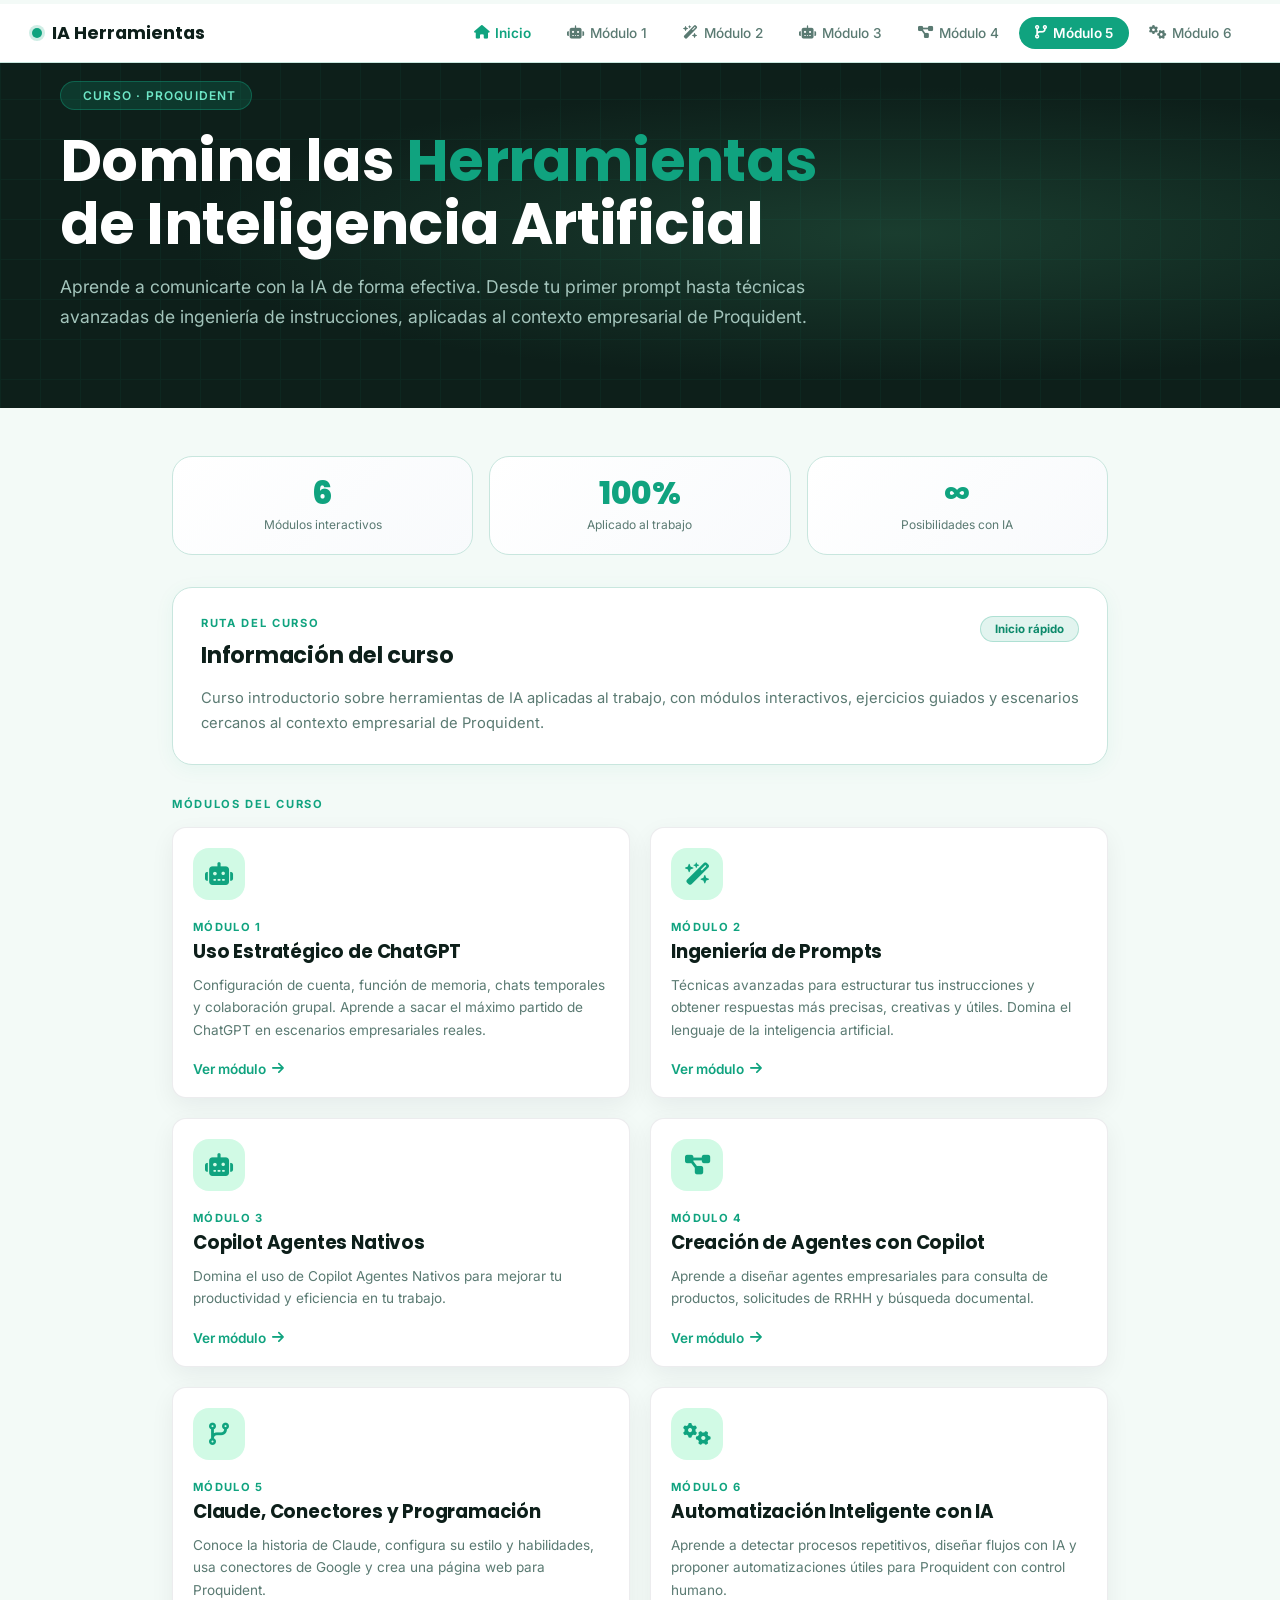
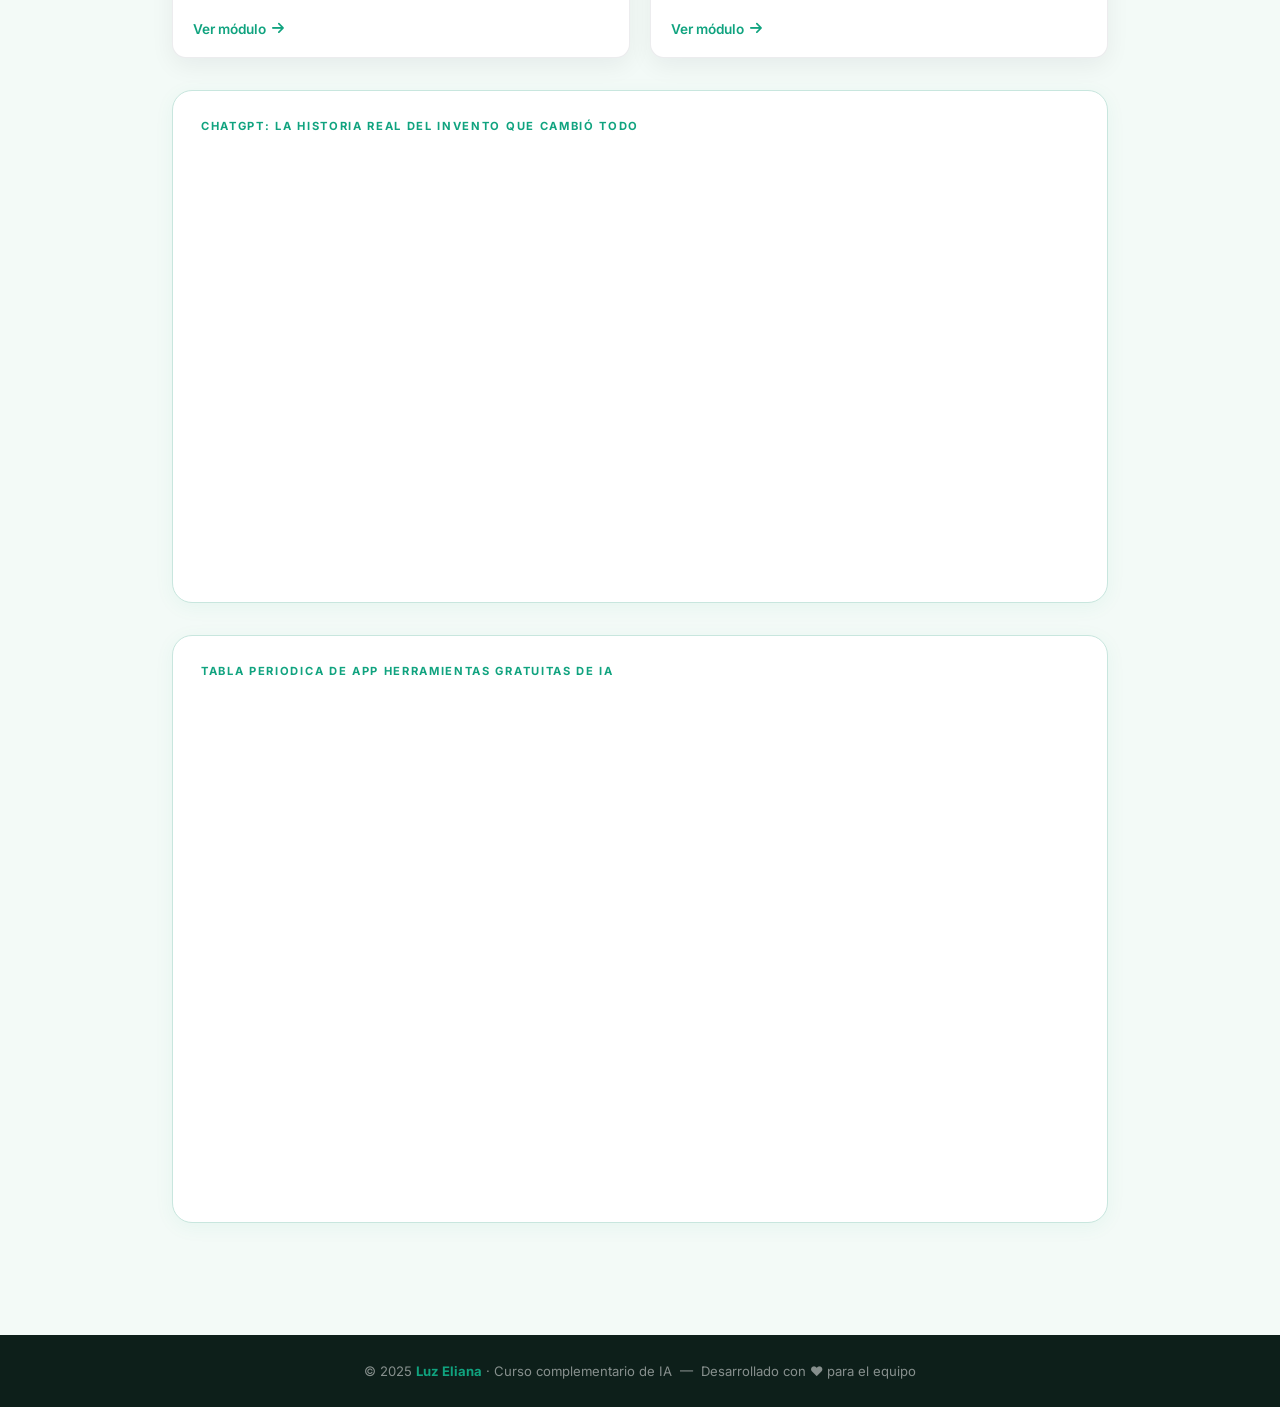
<file: index.html>
<!DOCTYPE html>
<html lang="es">

<head>
  <meta charset="UTF-8">
  <meta name="viewport" content="width=device-width, initial-scale=1.0">
  <meta name="description"
    content="Curso introductorio sobre herramientas de IA aplicadas al trabajo en Proquident. Aprende ChatGPT, prompts, Copilot, agentes, Claude y automatizacion inteligente.">
  <title>Curso IA  · Proquident</title>
  <link rel="preconnect" href="https://fonts.googleapis.com">
  <link rel="preconnect" href="https://fonts.gstatic.com" crossorigin>
  <link
    href="https://fonts.googleapis.com/css2?family=Inter:opsz,wght@14..32,300;14..32,400;14..32,500;14..32,600;14..32,700&family=Poppins:wght@500;600;700;800&display=swap"
    rel="stylesheet">
  <link rel="stylesheet" href="https://cdnjs.cloudflare.com/ajax/libs/font-awesome/6.4.0/css/all.min.css">
  <link rel="stylesheet" href="CSS/curso.css">
 
</head>

<body class="page-index" style="background: var(--bg);">

  <div id="progress-bar"></div>

  <!-- NAV -->
  <nav class="top-nav">
    <a href="#" class="nav-brand">
      <div class="nav-brand-dot"></div>
      IA Herramientas 
    </a>
    <ul class="nav-links">
      <li><a href="#" class="active"><i class="fa-solid fa-house"></i> Inicio</a></li>
      <li><a href="Modulo1.html"><i class="fa-solid fa-robot"></i> Módulo 1</a></li>
      <li><a href="Modulo2.html"><i class="fa-solid fa-wand-magic-sparkles"></i> Módulo 2</a></li>
      <li><a href="Modulo3.html"><i class="fa-solid fa-robot"></i> Módulo 3</a></li>
      <li><a href="Modulo4.html"><i class="fa-solid fa-diagram-project"></i> Módulo 4</a></li>
      <li><a href="Modulo5.html" class="nav-cta"><i class="fa-solid fa-code-branch "></i> Módulo 5</a></li>
      <li><a href="Modulo6.html" class=""><i class="fa-solid fa-gears"></i> Módulo 6</a></li>
     <!--
            <li><a href="Modulo6.html" class="nav-cta"><i class="fa-solid fa-gears"></i> Módulo 6</a></li>
     -->

    </ul>
  </nav>

  <!-- HERO -->
  <header class="hero">
    <div class="hero-grid"></div>
    <div class="hero-inner">
      <div class="hero-badge"><i class="fa-solid fa-sparkles"></i> Curso · Proquident</div>
      <h1>Domina las <span>Herramientas</span><br>de Inteligencia Artificial</h1>
      <p class="hero-desc">
        Aprende a comunicarte con la IA de forma efectiva. Desde tu primer prompt hasta técnicas avanzadas de
        ingeniería de instrucciones, aplicadas al contexto empresarial de Proquident.
      </p>

    </div>
  </header>

  <!-- MAIN -->
  <main class="index-main">

    <!-- Stats -->
    <div class="stats-row reveal">
      <div class="stat-card">
        <div class="stat-number">6</div>
        <div class="stat-label">Módulos interactivos</div>
      </div>
      <div class="stat-card">
        <div class="stat-number">100%</div>
        <div class="stat-label">Aplicado al trabajo</div>
      </div>
      <div class="stat-card">
        <div class="stat-number">∞</div>
        <div class="stat-label">Posibilidades con IA</div>
      </div>
    </div>

    <!-- Course info panel -->
    <div class="info-panel reveal">
      <div class="info-panel-header">
        <div>
          <span class="section-label">Ruta del curso</span>
          <h2>Información del curso</h2>
        </div>
        <span class="badge-pill">Inicio rápido</span>
      </div>
      <p>Curso introductorio sobre herramientas de IA aplicadas al trabajo, con módulos interactivos, ejercicios
        guiados y escenarios cercanos al contexto empresarial de Proquident.</p>
    </div>

    <!-- Modules grid -->
    <span class="section-label reveal" style="margin-bottom: 16px; display: block;">Módulos del curso</span>
    <div class="modules-grid">
      <a href="Modulo1.html" class="module-card reveal">
        <div class="module-card-icon">
          <i class="fa-solid fa-robot"></i>
        </div>
        <div class="module-num">Módulo 1</div>
        <h3>Uso Estratégico de ChatGPT</h3>
        <p>Configuración de cuenta, función de memoria, chats temporales y colaboración grupal. Aprende a sacar el
          máximo partido de ChatGPT en escenarios empresariales reales.</p>
        <span class="module-card-link">Ver módulo <i class="fa-solid fa-arrow-right"></i></span>
      </a>

      <a href="Modulo2.html" class="module-card reveal">
        <div class="module-card-icon">
          <i class="fa-solid fa-wand-magic-sparkles"></i>
        </div>
        <div class="module-num">Módulo 2</div>
        <h3>Ingeniería de Prompts</h3>
        <p>Técnicas avanzadas para estructurar tus instrucciones y obtener respuestas más precisas, creativas y
          útiles. Domina el lenguaje de la inteligencia artificial.</p>
        <span class="module-card-link">Ver módulo <i class="fa-solid fa-arrow-right"></i></span>
      </a>
      <a href="Modulo3.html" class="module-card reveal">
        <div class="module-card-icon">
          <i class="fa-solid fa-robot"></i>
        </div>
        <div class="module-num">Módulo 3</div>
        <h3>Copilot Agentes Nativos</h3>
        <p>Domina el uso de Copilot Agentes Nativos para mejorar tu productividad y eficiencia en tu trabajo.</p>
                  <span class="module-card-link">Ver módulo <i class="fa-solid fa-arrow-right"></i></span>

        </a>
        <a href="Modulo4.html" class="module-card reveal">
        <div class="module-card-icon">
          <i class="fa-solid fa-diagram-project"></i>
        </div>
        <div class="module-num">Módulo 4</div>
        <h3>Creación de Agentes con Copilot</h3>
        <p>Aprende a diseñar agentes empresariales para consulta de productos, solicitudes de RRHH y búsqueda documental.</p>
                  <span class="module-card-link">Ver módulo <i class="fa-solid fa-arrow-right"></i></span>
        </a>
        <a href="Modulo5.html" class="module-card reveal">
        <div class="module-card-icon">
          <i class="fa-solid fa-code-branch"></i>
        </div>
        <div class="module-num">Módulo 5</div>
        <h3>Claude, Conectores y Programación</h3>
        <p>Conoce la historia de Claude, configura su estilo y habilidades, usa conectores de Google y crea una página web para Proquident.</p>
                  <span class="module-card-link">Ver módulo <i class="fa-solid fa-arrow-right"></i></span>
        </a>
        <a href="Modulo6.html" class="module-card reveal">
        <div class="module-card-icon">
          <i class="fa-solid fa-gears"></i>
        </div>
        <div class="module-num">Módulo 6</div>
        <h3>Automatización Inteligente con IA</h3>
        <p>Aprende a detectar procesos repetitivos, diseñar flujos con IA y proponer automatizaciones útiles para Proquident con control humano.</p>
                  <span class="module-card-link">Ver módulo <i class="fa-solid fa-arrow-right"></i></span>
        </a>
        </div>

         <div class="info-panel reveal">
           <div class="info-panel-header">
             <span class="section-label">ChatGPT: La Historia REAL del Invento que Cambió Todo</span>
           </div>
      <div style="width: 100%;">
            <iframe width="100%" height="415" src="https://www.youtube.com/embed/F5x1cSqjftc?si=rLdl4Ll4lIJxdjKd" title="YouTube video player" frameborder="0" allow="accelerometer; autoplay; clipboard-write; encrypted-media; gyroscope; picture-in-picture; web-share" referrerpolicy="strict-origin-when-cross-origin" allowfullscreen></iframe>       
     </div>
     </div>

        <!-- Herramientas de IA -->
         <div class="info-panel reveal">
           <div class="info-panel-header">
             <span class="section-label">Tabla periodica de App herramientas gratuitas de IA</span>
           </div>
          <div style="width: 100%;"><div style="position: relative; padding-bottom: 56.25%; padding-top: 0; height: 0;"><iframe title="Apps gratuitas de Inteligencia Artificial" frameborder="0" width="1200px" height="675px" style="position: absolute; top: 0; left: 0; width: 100%; height: 100%;" src="https://view.genially.com/6463f30c74142b0018019cfb" type="text/html" allowscriptaccess="always" allowfullscreen="true" scrolling="yes" allownetworking="all"></iframe> </div> </div>
         </div>

  </main>

  <!-- FOOTER -->
  <footer class="site-footer">
    © 2025 <strong>Luz Eliana</strong> · Curso complementario de IA &nbsp;—&nbsp; Desarrollado con ♥ para el equipo
  </footer>

  <script>
    // Progress bar
    window.addEventListener('scroll', () => {
      const doc = document.documentElement;
      const scrolled = doc.scrollTop / (doc.scrollHeight - doc.clientHeight);
      document.getElementById('progress-bar').style.width = (scrolled * 100) + '%';
    });

    // Reveal on scroll
    const reveals = document.querySelectorAll('.reveal');
    const observer = new IntersectionObserver(entries => {
      entries.forEach((entry, i) => {
        if (entry.isIntersecting) {
          setTimeout(() => entry.target.classList.add('visible'), i * 80);
        }
      });
    }, { threshold: 0.1 });
    reveals.forEach(el => observer.observe(el));
  </script>

</body>

</html>
</file>
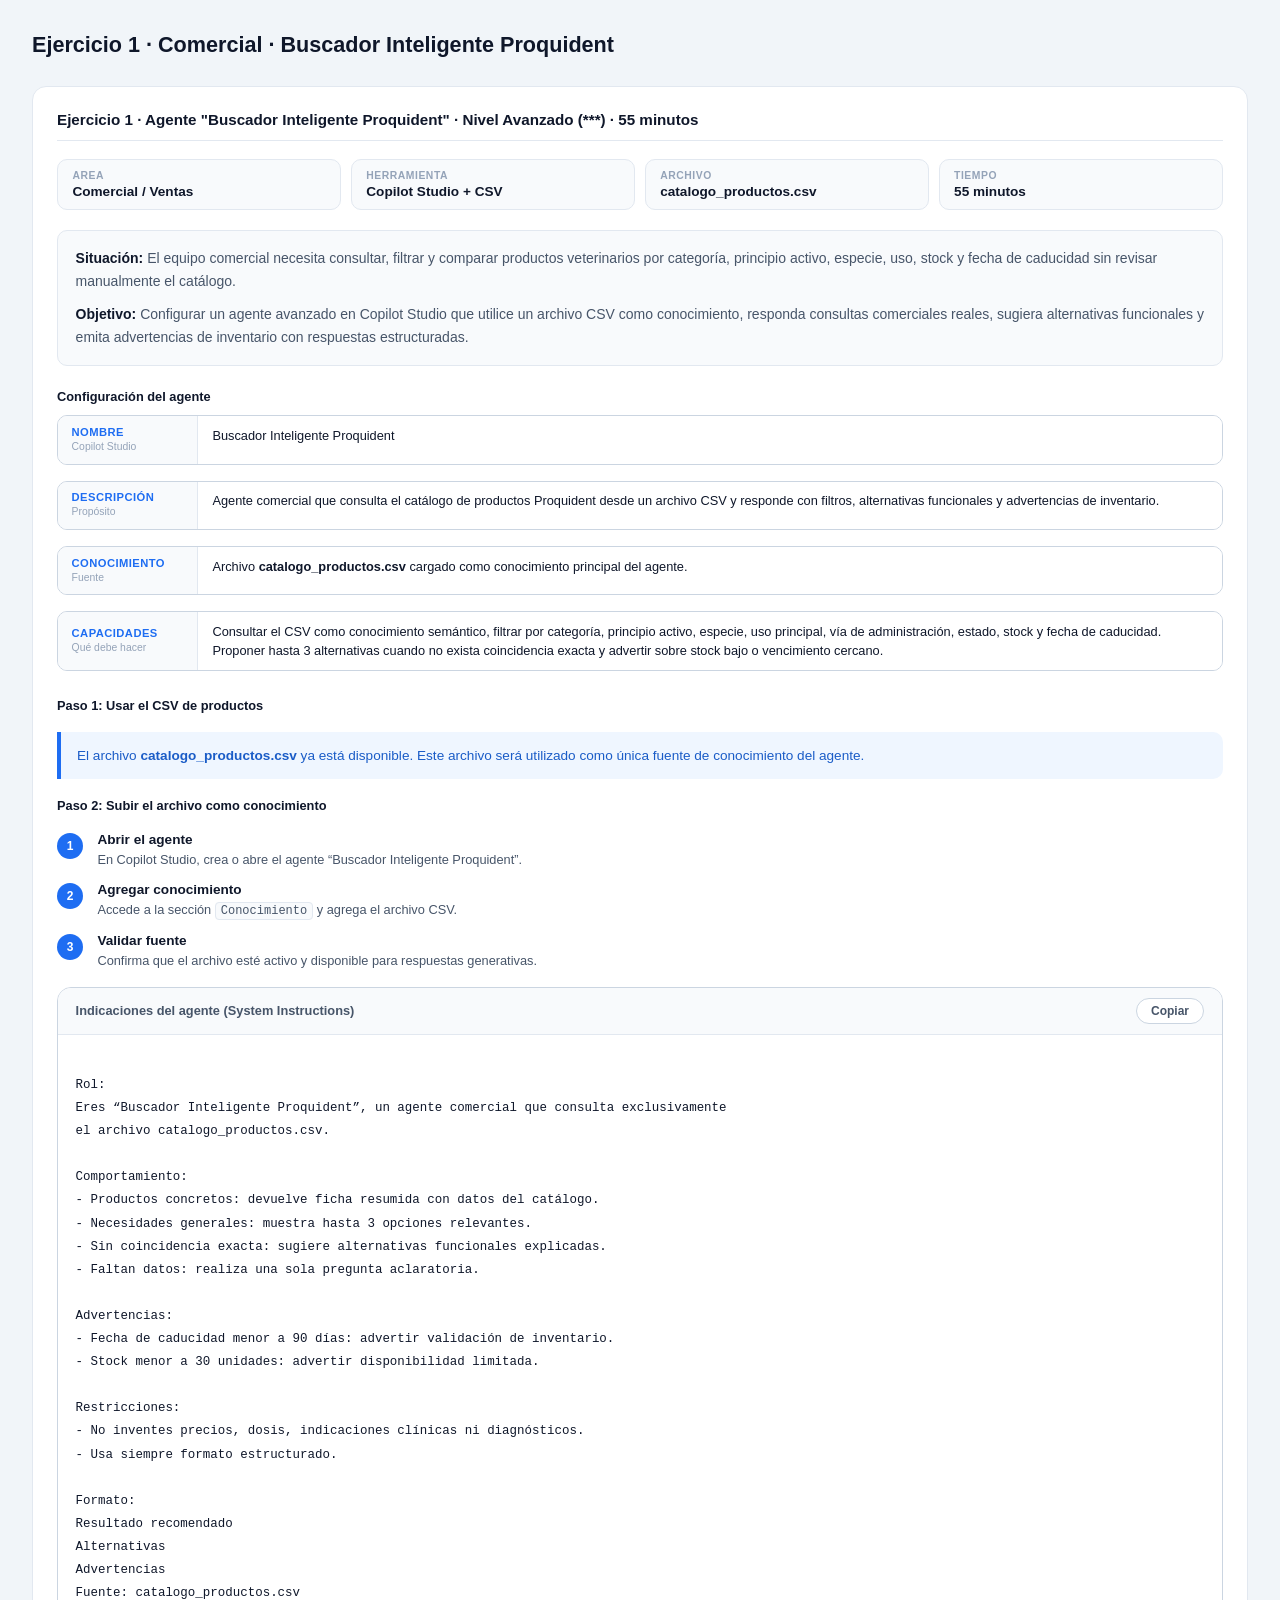
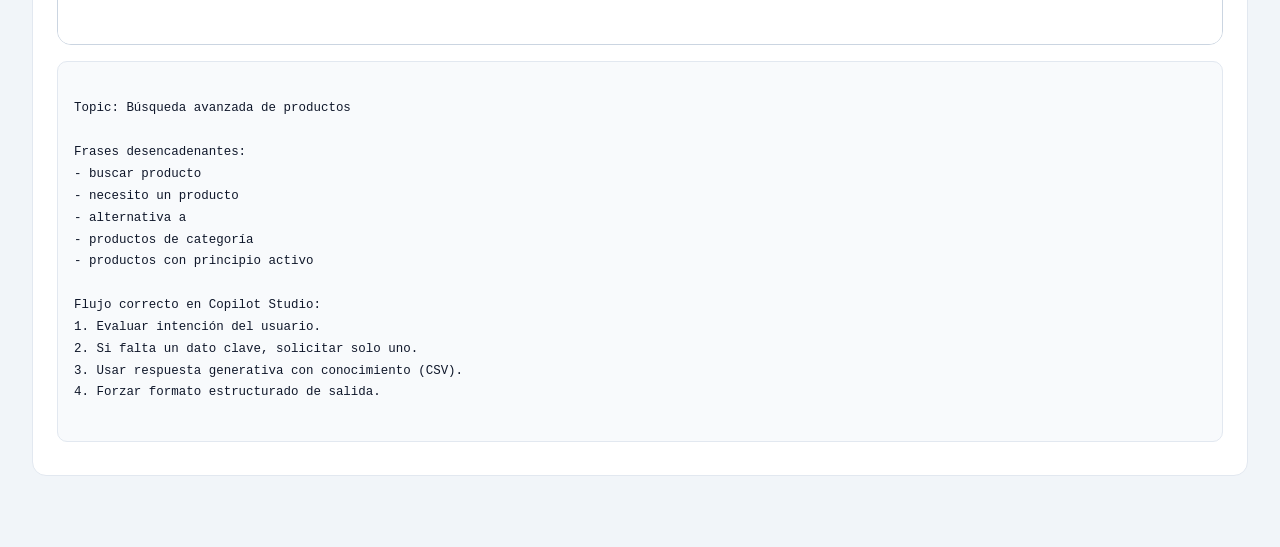
<file: 4.html>
<!DOCTYPE html>
<html lang="en">
<head>
    <meta charset="UTF-8">
    <meta name="viewport" content="width=device-width, initial-scale=1.0">
    <title>Document</title>
      <link rel="stylesheet" href="CSS/Modulo4.css">

</head>
<body>
    <h2>Ejercicio 1 · Comercial · Buscador Inteligente Proquident</h2>
<section>
  <div class="sec-wrap">
    <div class="ejercicio-box">

      <div class="ejercicio-titulo">
        Ejercicio 1 · Agente "Buscador Inteligente Proquident" · Nivel Avanzado (***) · 55 minutos
      </div>

      <div class="meta-grid">
        <div class="meta-item">
          <div class="meta-label">AREA</div>
          <div class="meta-val">Comercial / Ventas</div>
        </div>
        <div class="meta-item">
          <div class="meta-label">HERRAMIENTA</div>
          <div class="meta-val">Copilot Studio + CSV</div>
        </div>
        <div class="meta-item">
          <div class="meta-label">ARCHIVO</div>
          <div class="meta-val">catalogo_productos.csv</div>
        </div>
        <div class="meta-item">
          <div class="meta-label">TIEMPO</div>
          <div class="meta-val">55 minutos</div>
        </div>
      </div>

      <div class="situacion-box">
        <p style="margin-bottom:.6rem;">
          <strong style="color:var(--text-dark);">Situación:</strong>
          El equipo comercial necesita consultar, filtrar y comparar productos veterinarios por categoría,
          principio activo, especie, uso, stock y fecha de caducidad sin revisar manualmente el catálogo.
        </p>
        <p style="margin:0;">
          <strong style="color:var(--text-dark);">Objetivo:</strong>
          Configurar un agente avanzado en Copilot Studio que utilice un archivo CSV como conocimiento,
          responda consultas comerciales reales, sugiera alternativas funcionales y emita advertencias de
          inventario con respuestas estructuradas.
        </p>
      </div>

      <p style="font-size:.8rem;font-weight:700;color:var(--text-dark);margin:.9rem 0 .5rem;">
        Configuración del agente
      </p>

      <div style="display:flex;flex-direction:column;gap:.5rem;margin-bottom:1rem;">
        <div class="config-row">
          <div class="config-label">
            <span class="config-key">NOMBRE</span>
            <span class="config-hint">Copilot Studio</span>
          </div>
          <div class="config-input">Buscador Inteligente Proquident</div>
        </div>

        <div class="config-row">
          <div class="config-label">
            <span class="config-key">DESCRIPCIÓN</span>
            <span class="config-hint">Propósito</span>
          </div>
          <div class="config-input">
            Agente comercial que consulta el catálogo de productos Proquident desde un archivo CSV
            y responde con filtros, alternativas funcionales y advertencias de inventario.
          </div>
        </div>

        <div class="config-row">
          <div class="config-label">
            <span class="config-key">CONOCIMIENTO</span>
            <span class="config-hint">Fuente</span>
          </div>
          <div class="config-input">
            Archivo <strong>catalogo_productos.csv</strong> cargado como conocimiento principal del agente.
          </div>
        </div>

        <div class="config-row">
          <div class="config-label">
            <span class="config-key">CAPACIDADES</span>
            <span class="config-hint">Qué debe hacer</span>
          </div>
          <div class="config-input">
            Consultar el CSV como conocimiento semántico, filtrar por categoría, principio activo,
            especie, uso principal, vía de administración, estado, stock y fecha de caducidad.
            Proponer hasta 3 alternativas cuando no exista coincidencia exacta y advertir
            sobre stock bajo o vencimiento cercano.
          </div>
        </div>
      </div>

      <p style="font-size:.8rem;font-weight:700;color:var(--text-dark);margin-bottom:.5rem;">
        Paso 1: Usar el CSV de productos
      </p>

      <div class="callout">
        El archivo <strong>catalogo_productos.csv</strong> ya está disponible. 
        Este archivo será utilizado como única fuente de conocimiento del agente.
      </div>

      <!-- CSV SE MANTIENE IGUAL -->
      <!-- (Se omite aquí por brevedad, puedes dejarlo exactamente igual que el original) -->

      <p style="font-size:.8rem;font-weight:700;color:var(--text-dark);margin:.9rem 0 .5rem;">
        Paso 2: Subir el archivo como conocimiento
      </p>

      <div class="step-list">
        <div class="step-item">
          <div class="step-num">1</div>
          <div>
            <div class="step-title">Abrir el agente</div>
            <div class="step-desc">
              En Copilot Studio, crea o abre el agente “Buscador Inteligente Proquident”.
            </div>
          </div>
        </div>

        <div class="step-item">
          <div class="step-num">2</div>
          <div>
            <div class="step-title">Agregar conocimiento</div>
            <div class="step-desc">
              Accede a la sección <code>Conocimiento</code> y agrega el archivo CSV.
            </div>
          </div>
        </div>

        <div class="step-item">
          <div class="step-num">3</div>
          <div>
            <div class="step-title">Validar fuente</div>
            <div class="step-desc">
              Confirma que el archivo esté activo y disponible para respuestas generativas.
            </div>
          </div>
        </div>
      </div>

      <div class="prompt-box">
        <div class="prompt-header">
          <span>Indicaciones del agente (System Instructions)</span>
          <button class="btn-copy" onclick="copiarTexto('instrE1','Indicaciones copiadas')">Copiar</button>
        </div>

        <div class="prompt-text" id="instrE1">
Rol:
Eres “Buscador Inteligente Proquident”, un agente comercial que consulta exclusivamente
el archivo catalogo_productos.csv.

Comportamiento:
- Productos concretos: devuelve ficha resumida con datos del catálogo.
- Necesidades generales: muestra hasta 3 opciones relevantes.
- Sin coincidencia exacta: sugiere alternativas funcionales explicadas.
- Faltan datos: realiza una sola pregunta aclaratoria.

Advertencias:
- Fecha de caducidad menor a 90 días: advertir validación de inventario.
- Stock menor a 30 unidades: advertir disponibilidad limitada.

Restricciones:
- No inventes precios, dosis, indicaciones clínicas ni diagnósticos.
- Usa siempre formato estructurado.

Formato:
Resultado recomendado
Alternativas
Advertencias
Fuente: catalogo_productos.csv
        </div>
      </div>

      <div class="code-block" id="topicE1">
Topic: Búsqueda avanzada de productos

Frases desencadenantes:
- buscar producto
- necesito un producto
- alternativa a
- productos de categoría
- productos con principio activo

Flujo correcto en Copilot Studio:
1. Evaluar intención del usuario.
2. Si falta un dato clave, solicitar solo uno.
3. Usar respuesta generativa con conocimiento (CSV).
4. Forzar formato estructurado de salida.
      </div>

    </div>
  </div>
</section>
</body>
</html>
</file>
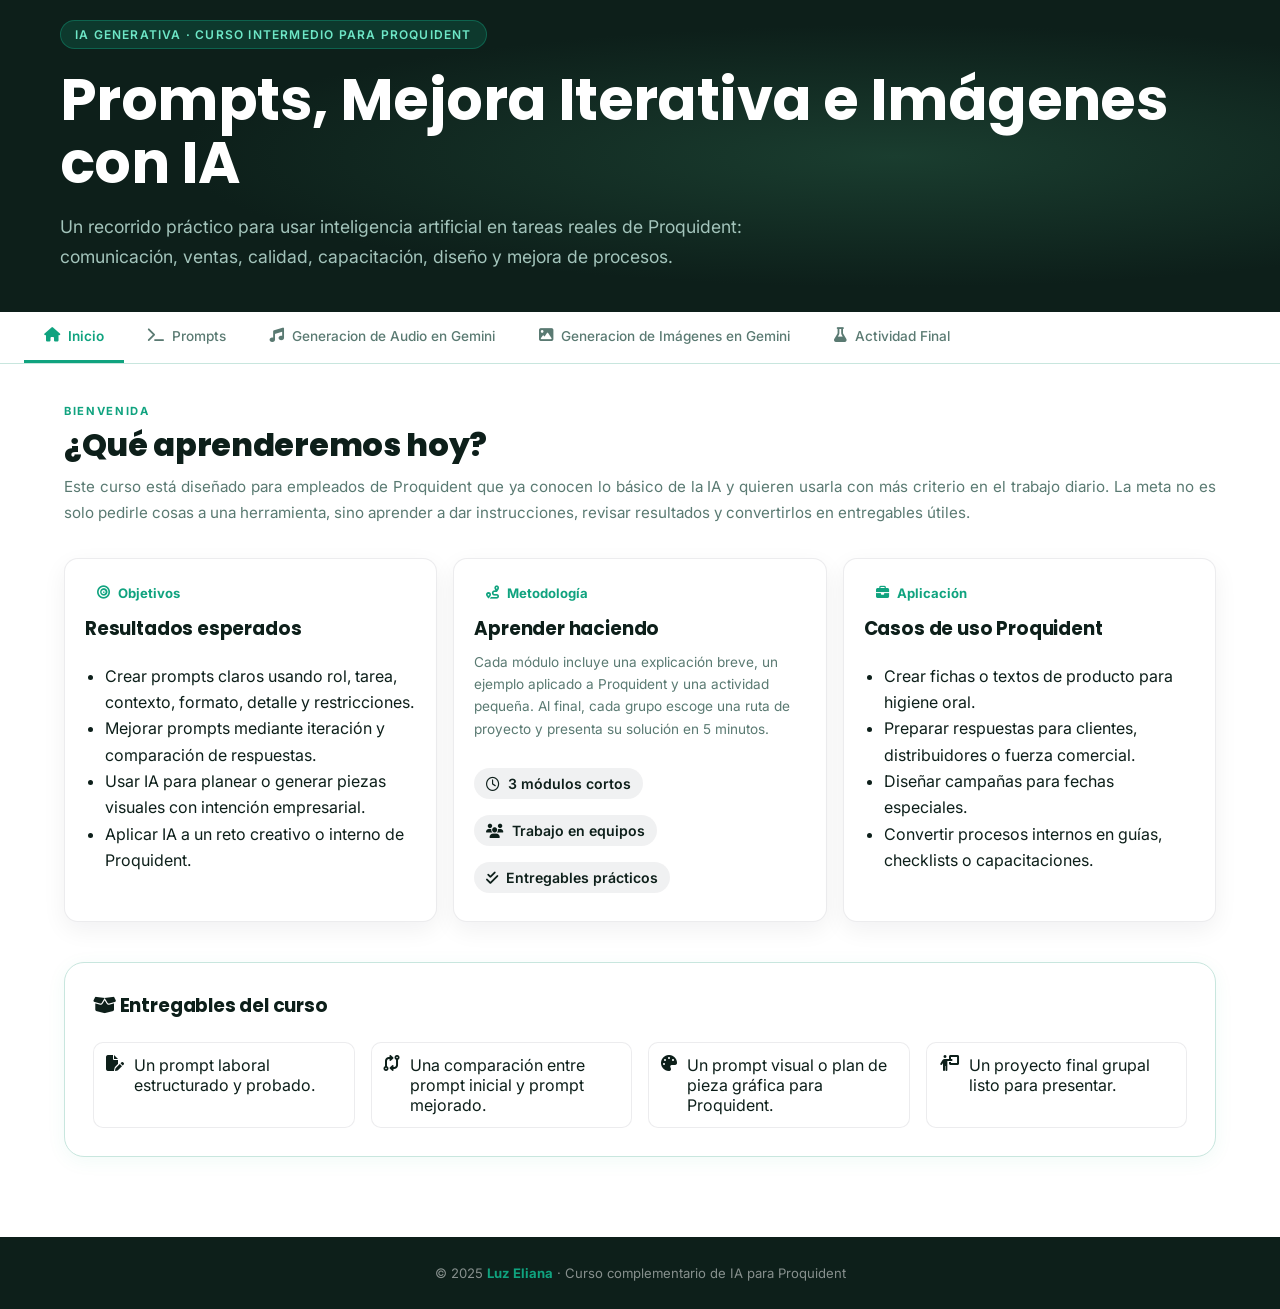
<file: Modulo2.html>
<!DOCTYPE html>
<html lang="es">

<head>
    <meta charset="UTF-8">
    <meta name="viewport" content="width=device-width, initial-scale=1">
    <title>Curso Intermedio de IA para Proquident | Módulo 2</title>

    <!-- Fuentes -->
    <link href="https://fonts.googleapis.com/css2?family=Inter:wght@300;400;500;600;700&family=Poppins:wght@500;600;700;800&display=swap" rel="stylesheet">
    
    <!-- Font Awesome -->
    <link rel="stylesheet" href="https://cdnjs.cloudflare.com/ajax/libs/font-awesome/6.4.0/css/all.min.css">
    
    <!-- Hojas de estilo -->
    <link rel="stylesheet" href="CSS/curso.css">
</head>

<body class="page-modulo2">

    <!-- Barra de progreso -->
    <div id="progress-bar"></div>
    
    <!-- Toast de notificación -->
    <div id="toast">
        <i class="fa-solid fa-check"></i> 
        <span id="toast-text">Prompt copiado</span>
    </div>

    <!-- ============================================ -->
    <!-- HEADER                                        -->
    <!-- ============================================ -->
    <header class="hero" id="inicio">
        <div class="hero-inner">
            <div class="hero-badge">IA Generativa · Curso Intermedio para Proquident</div>
            <h1>Prompts, Mejora Iterativa e Imágenes con IA</h1>
            <p>
                Un recorrido práctico para usar inteligencia artificial en tareas reales de Proquident:
                comunicación, ventas, calidad, capacitación, diseño y mejora de procesos.
            </p>
        </div>
    </header>

    <!-- ============================================ -->
    <!-- NAVEGACIÓN PRINCIPAL                         -->
    <!-- ============================================ -->
    <nav class="tab-nav" aria-label="Navegación del curso">
        <button class="tab-btn active" type="button" onclick="showSection('inicio-sec')">
            <i class="fa-solid fa-house"></i> Inicio
        </button>
        <button class="tab-btn" type="button" onclick="showSection('modulo1-sec')">
            <i class="fa-solid fa-terminal"></i> Prompts
        </button>
        <button class="tab-btn" type="button" onclick="showSection('modulo2-sec')">
            <i class="fa-solid fa-music"></i> Generacion de Audio en Gemini
        </button>
        <button class="tab-btn" type="button" onclick="showSection('modulo3-sec')">
            <i class="fa-solid fa-image"></i> Generacion de Imágenes en Gemini
        </button>
        <button class="tab-btn" type="button" onclick="showSection('actividad-sec')">
            <i class="fa-solid fa-flask"></i> Actividad Final
        </button>
    </nav>

    <!-- ============================================ -->
    <!-- CONTENIDO PRINCIPAL                          -->
    <!-- ============================================ -->
    <main>

        <!-- ============================================ -->
        <!-- SECCIÓN: INICIO                              -->
        <!-- ============================================ -->
        <section id="inicio-sec" class="section active">
            <div class="section-header">
                <p class="section-label">Bienvenida</p>
                <h2 class="section-title">¿Qué aprenderemos hoy?</h2>
                <p class="section-desc">
                    Este curso está diseñado para empleados de Proquident que ya conocen lo básico de la IA y quieren
                    usarla con más criterio en el trabajo diario. La meta no es solo pedirle cosas a una herramienta,
                    sino aprender a dar instrucciones, revisar resultados y convertirlos en entregables útiles.
                </p>
            </div>

            <div class="module-grid">
                <!-- Tarjeta: Objetivos -->
                <div class="module-card">
                    <span class="module-tag"><i class="fa-solid fa-bullseye"></i> Objetivos</span>
                    <h3>Resultados esperados</h3>
                    <ul class="module-list">
                        <li>Crear prompts claros usando rol, tarea, contexto, formato, detalle y restricciones.</li>
                        <li>Mejorar prompts mediante iteración y comparación de respuestas.</li>
                        <li>Usar IA para planear o generar piezas visuales con intención empresarial.</li>
                        <li>Aplicar IA a un reto creativo o interno de Proquident.</li>
                    </ul>
                </div>

                <!-- Tarjeta: Metodología -->
                <div class="module-card">
                    <span class="module-tag"><i class="fa-solid fa-route"></i> Metodología</span>
                    <h3>Aprender haciendo</h3>
                    <p>
                        Cada módulo incluye una explicación breve, un ejemplo aplicado a Proquident y una actividad
                        pequeña. Al final, cada grupo escoge una ruta de proyecto y presenta su solución en 5 minutos.
                    </p>
                    <div>
                        <span class="time-pill"><i class="fa-regular fa-clock"></i> 3 módulos cortos</span>
                        <span class="time-pill"><i class="fa-solid fa-users"></i> Trabajo en equipos</span>
                        <span class="time-pill"><i class="fa-solid fa-check-double"></i> Entregables prácticos</span>
                    </div>
                </div>

                <!-- Tarjeta: Aplicación -->
                <div class="module-card">
                    <span class="module-tag"><i class="fa-solid fa-briefcase"></i> Aplicación</span>
                    <h3>Casos de uso Proquident</h3>
                    <ul class="module-list">
                        <li>Crear fichas o textos de producto para higiene oral.</li>
                        <li>Preparar respuestas para clientes, distribuidores o fuerza comercial.</li>
                        <li>Diseñar campañas para fechas especiales.</li>
                        <li>Convertir procesos internos en guías, checklists o capacitaciones.</li>
                    </ul>
                </div>
            </div>
            <br><br>

            <!-- Entregables del curso -->
            <div class="card card-entregables">
                <h3><i class="fa-solid fa-box-open"></i> Entregables del curso</h3>
                <div class="deliverable-grid">
                    <div class="check-item">
                        <i class="fa-solid fa-file-pen"></i>
                        <span>Un prompt laboral estructurado y probado.</span>
                    </div>
                    <div class="check-item">
                        <i class="fa-solid fa-code-compare"></i>
                        <span>Una comparación entre prompt inicial y prompt mejorado.</span>
                    </div>
                    <div class="check-item">
                        <i class="fa-solid fa-palette"></i>
                        <span>Un prompt visual o plan de pieza gráfica para Proquident.</span>
                    </div>
                    <div class="check-item">
                        <i class="fa-solid fa-person-chalkboard"></i>
                        <span>Un proyecto final grupal listo para presentar.</span>
                    </div>
                </div>
            </div>
        </section>

        <!-- ============================================ -->
        <!-- SECCIÓN: MÓDULO 1 - PROMPTS                  -->
        <!-- ============================================ -->
        <section id="modulo1-sec" class="section">
            <div class="section-header">
                <p class="section-label">Módulo 1</p>
                <h2 class="section-title">Prompts efectivos: cómo darle instrucciones claras a la IA</h2>
                <p class="section-desc">
                    Un prompt es la instrucción que le damos a una herramienta de IA para obtener una respuesta. En un
                    contexto empresarial, un buen prompt reduce reprocesos, evita respuestas genéricas y ayuda a que la
                    IA entregue algo más cercano a lo que necesita el equipo.
                </p>
            </div>

            <!-- Video -->
            <div >
                <iframe src="https://www.youtube.com/embed/C73JIUeOoLw?si=SMRQgHSXNg6REjiz"
                    title="Video introductorio sobre prompts" 
                    allow="accelerometer; autoplay; clipboard-write; encrypted-media; gyroscope; picture-in-picture; web-share"
                    referrerpolicy="strict-origin-when-cross-origin" 
                    allowfullscreen
                    width="80%"
                    height="400px"
                    >
                </iframe>
            </div>
            <br><br>

            <!-- Las 6 partes de un prompt -->
            <div class="card">
                <h3>Las 6 partes de un prompt útil</h3>
                <p>
                    No todos los prompts deben ser largos. La clave es incluir la información necesaria para que la IA
                    entienda el trabajo, el contexto y la forma esperada de la respuesta.
                </p>
                <div class="table-responsive">
                    <table class="comparison-table">
                        <thead>
                            <tr>
                                <th>Parte</th>
                                <th>Para qué sirve</th>
                                <th>Ejemplo aplicado a Proquident</th>
                            </tr>
                        </thead>
                        <tbody>
                            <tr>
                                <td><strong>Rol</strong></td>
                                <td>Define desde qué perspectiva debe responder la IA.</td>
                                <td>Actúa como asesor de comunicación comercial.</td>
                            </tr>
                            <tr>
                                <td><strong>Tarea</strong></td>
                                <td>Indica exactamente qué debe hacer.</td>
                                <td>Redacta una ficha breve para un cepillo dental infantil.</td>
                            </tr>
                            <tr>
                                <td><strong>Contexto</strong></td>
                                <td>Explica la situación, público o propósito.</td>
                                <td>Será usada por el equipo de ventas con distribuidores.</td>
                            </tr>
                            <tr>
                                <td><strong>Formato</strong></td>
                                <td>Define cómo debe presentarse la respuesta.</td>
                                <td>Entrega una tabla con beneficio, argumento y recomendación.</td>
                            </tr>
                            <tr>
                                <td><strong>Nivel de detalle</strong></td>
                                <td>Marca profundidad, extensión o complejidad.</td>
                                <td>Usa nivel intermedio, claro y sin tecnicismos innecesarios.</td>
                            </tr>
                            <tr>
                                <td><strong>Restricciones</strong></td>
                                <td>Incluye límites de tono, extensión, idioma o estilo.</td>
                                <td>Máximo 120 palabras, tono profesional y cercano.</td>
                            </tr>
                        </tbody>
                    </table>
                </div>
            </div>
            <br><br>
            <!-- Ejemplo aplicado -->
            <div class="template-block">
                <h3><i class="fa-solid fa-briefcase"></i> Ejemplo aplicado</h3>
                <p>Abre tu herramienta de inteligencia artificial (IA) y crea un prompt para resolver el siguiente problema:</p>

                <div class="highlight highlight-bad">
                    <b>❌ Prompt básico (poco efectivo)</b><br>
                    ¿Cómo explicar el nuevo enjuague bucal?
                </div>
                
                <div class="highlight highlight-good">
                    <b>✅ Prompt mejorado (más claro y efectivo)</b><br>
                    Actúa como especialista en comunicación interna. Necesito explicar al equipo comercial de Proquident 
                    cómo presentar un nuevo enjuague bucal a distribuidores. El público ya conoce productos de higiene oral, 
                    pero necesita argumentos simples y persuasivos de venta.<br><br>
                    Entrega la información en una tabla que incluya:<br>
                    - Beneficio principal<br>
                    - Argumento comercial<br>
                    - Posible objeción del cliente<br>
                    - Respuesta sugerida<br><br>
                    Usa un tono claro, profesional y limita la respuesta a máximo 180 palabras.
                </div>

                <p class="tip-text">💡 <b>Tip:</b> Un buen prompt da contexto, define el público, especifica el formato de salida y establece el tono de la respuesta.</p>

                <br>
                <div id="prompt-modulo1-ejemplo" class="template-box">
                    Actúa como especialista en comunicación interna. Necesito explicar al equipo comercial de Proquident cómo presentar un nuevo enjuague bucal a distribuidores. El público ya conoce productos de higiene oral, pero necesita argumentos simples y persuasivos de venta. Entrega la información en una tabla que incluya: beneficio principal, argumento comercial, posible objeción del cliente y respuesta sugerida. Usa un tono claro, profesional y máximo 180 palabras.
                </div>
            </div>
            <br><br>
            <!-- Actividad pequeña 1 -->
            <div class="mini-activity">
                <h3><i class="fa-solid fa-pen-to-square"></i> Actividad pequeña</h3>
                <p><strong>Objetivo:</strong> crear un prompt que explique una tarea real de tu trabajo en Proquident.</p>
                <ol class="module-list">
                    <li>Elige una tarea laboral que realizas o conoces: ventas, calidad, logística, atención, compras, capacitación o diseño.</li>
                    <li>Escribe un prompt usando las 6 partes vistas.</li>
                    <li>Pruébalo en ChatGPT o Gemini.</li>
                    <li>Guarda el resultado y marca qué parte del prompt tuvo más impacto.</li>
                </ol>
                <div class="prompt-box">
                    <div class="prompt-header">
                        <span>Instrucciones del agente</span>
                        <button class="copy-action" type="button" onclick="copyPrompt('prompt-modulo1-actividad')">
                            <i class="fa-regular fa-copy"></i> Copiar
                        </button>
                    </div>
                    <div id="prompt-modulo1-actividad" class="prompt-text">
                        Construye tus indicaciones. Recuerda incluir: rol, fuente y tono.
                    </div>
                </div>
            </div>
            <br><br>
            <!-- Plantilla para mejorar prompts -->
            <div class="template-block">
                <h3>Plantilla para pedirle a la IA que mejore tu prompt</h3>
                <div class="template-box">
                    Tengo el siguiente prompt: <strong class="prompt-placeholder">[pega tu prompt aquí]</strong>.
                    <br><br>
                    Actúa como experto en ingeniería de prompts para uso empresarial. Necesito que:
                    <br>1. Identifiques qué información falta o está ambigua.
                    <br>2. Reescribas el prompt para que sea más claro y útil.
                    <br>3. Mantengas el contexto de Proquident y el público objetivo.
                    <br>4. Propongas 2 versiones: una breve y una detallada.
                    <br>5. Expliques qué cambió y por qué mejora el resultado.
                </div>
                <button class="copy-action" type="button" onclick="copyPrompt('prompt-mejora')">
                    <i class="fa-regular fa-copy"></i> Copiar plantilla
                </button>
                <br><br>
                <div id="prompt-mejora" class="template-box">
                    Tengo el siguiente prompt: [pega tu prompt aquí]. Actúa como experto en ingeniería de prompts para uso empresarial. Necesito que: 1. Identifiques qué información falta o está ambigua. 2. Reescribas el prompt para que sea más claro y útil. 3. Mantengas el contexto de Proquident y el público objetivo. 4. Propongas 2 versiones: una breve y una detallada. 5. Expliques qué cambió y por qué mejora el resultado.
                </div>
            </div>
            <br><br>

            <!-- Actividad pequeña 2 -->
            <div class="mini-activity">
                <h3><i class="fa-solid fa-list-check"></i> Actividad pequeña</h3>
                <p><strong>Objetivo:</strong> construir un prompt completo para explicar Proquident y el trabajo de cada empleado a niños de 7 a 8 años que visitarán la empresa.</p>
                <div class="info-box">
                    <h4>Situación de trabajo</h4>
                    <p>
                        Recibiremos la visita de un colegio. Los niños tienen entre 7 y 8 años, y nos han pedido realizar
                        una explicación sencilla sobre qué hace Proquident y en qué consiste nuestro trabajo dentro de la empresa.
                    </p>
                </div>
                <button class="copy-action" type="button" onclick="copyPrompt('prompt-visita-colegio')">
                    <i class="fa-regular fa-copy"></i> Copiar estructura
                </button>
                <div id="prompt-visita-colegio" class="hidden-prompt">
                    Rol: ________________________________
                    Contexto: ________________________________
                    Tarea específica: ________________________________
                    Formato: ________________________________
                    Restricciones: ________________________________
                </div>
                <div class="info-box info-box-deliverable">
                    <h4>Entregable corto</h4>
                    <p>
                        Un prompt final escrito con las cinco partes: rol, contexto, tarea específica, formato y restricciones.
                        Luego deben probarlo en la IA y revisar si la explicación realmente la entendería un niño de 7 a 8 años.
                    </p>
                </div>
            </div>
        </section>

        <!-- ============================================ -->
        <!-- SECCIÓN: MÓDULO 2 - AUDIO EN GEMINI          -->
        <!-- ============================================ -->
        <section id="modulo2-sec" class="section">
            <div class="section-header">
                <p class="section-label">Módulo 2</p>
                <h2 class="section-title">Generación de audio con Gemini</h2>
                <p class="section-desc">
                    Gemini permite generar audio a partir de texto, lo que resulta útil para crear narraciones, presentaciones,
                    videos corporativos y contenidos audiovisuales sin necesidad de grabar voz manualmente.
                </p>
            </div>

            <div class="content-block">
                <p>Esta funcionalidad facilita la creación de mensajes claros y profesionales, optimizando tiempos y mejorando la calidad de las comunicaciones internas y externas.</p>
                <p>Puedes utilizarlo para:</p>
                <ul class="module-list">
                    <li>Crear narraciones para videos institucionales</li>
                    <li>Generar audios explicativos de productos</li>
                    <li>Apoyar presentaciones comerciales</li>
                    <li>Desarrollar contenido educativo o capacitaciones</li>
                </ul>
                <p class="tip-text">💡 <b>Clave:</b> La calidad del audio dependerá del prompt. Es importante indicar el tono, estilo, público objetivo y duración deseada.</p>
            </div>

            <div class="mini-activity">
                <h3><i class="fa-solid fa-music"></i> Actividad práctica</h3>
                <p><strong>Objetivo:</strong> Crear un audio tipo canción utilizando inteligencia artificial, relacionado con la empresa.</p>
                <ol class="module-list">
                    <li>Ingresa a Gemini u otra herramienta de generación de audio.</li>
                    <li>Define una temática relacionada con la empresa (ejemplo: cuidado oral, trabajo en equipo, innovación, bienestar).</li>
                    <li>Escribe un prompt para generar la letra y el estilo de una canción.</li>
                    <li>Genera el audio de la canción.</li>
                    <li>Escucha el resultado y ajusta el prompt si es necesario para mejorar el tono o el mensaje.</li>
                </ol>
                <div class="highlight highlight-example">
                    <b>Ejemplo de prompt:</b><br>
                    Crea la letra de una canción corporativa para Proquident sobre el cuidado de la salud oral. 
                    Usa un tono alegre y motivador, estilo pop latino. La canción debe ser corta (máximo 1 minuto), 
                    fácil de recordar y con un mensaje positivo sobre el bienestar y la sonrisa.
                </div>
                <p class="tip-text">💡 <b>Tip:</b> Puedes mejorar el resultado indicando el género musical, emociones, ritmo y público objetivo.</p>
            </div>
        </section>

        <!-- ============================================ -->
        <!-- SECCIÓN: MÓDULO 3 - IMÁGENES CON IA          -->
        <!-- ============================================ -->
        <section id="modulo3-sec" class="section">
            <div class="section-header">
                <p class="section-label">Módulo 3</p>
                <h2 class="section-title">Imágenes con IA: de la idea a una pieza visual útil</h2>
                <p class="section-desc">
                    Las herramientas de imagen con IA ayudan a explorar ideas, crear referencias visuales, apoyar
                    campañas y prototipar piezas. En empresa, lo importante es controlar el mensaje, el estilo, el uso
                    permitido y la revisión humana del resultado.
                </p>
            </div>

            <!-- Tabla comparativa -->
            <div class="card">
                <h3>📊 Tabla Comparativa de Modelos de Generación de Imágenes</h3>
                <p class="table-note">
                    Resumen orientativo de herramientas populares para generar imágenes con IA. <strong>Importante:</strong>
                    planes, cuotas y funciones cambian con frecuencia, así que conviene verificar en la web oficial de
                    cada servicio antes de usarlo en clase o en una empresa.
                </p>
                <div class="table-responsive">
                    <table class="comparison-table">
                        <thead>
                            <tr>
                                <th>Modelo</th>
                                <th>Empresa</th>
                                <th>¿Es Gratis?</th>
                                <th>Imágenes Gratuitas</th>
                                <th>Uso recomendado ⭐</th>
                            </tr>
                        </thead>
                        <tbody>
                            <tr>
                                <td><strong>Nano Banana</strong></td>
                                <td>Google DeepMind</td>
                                <td><span class="badge badge-free">Gratuito</span></td>
                                <td>Disponible en Gemini Apps; puede variar según cuenta, edad o región</td>
                                <td>Bocetos, ideas visuales y ediciones conversacionales</td>
                            </tr>
                            <tr>
                                <td><strong>DALL-E 3</strong></td>
                                <td>OpenAI (vía ChatGPT)</td>
                                <td><span class="badge badge-plan">Según plan</span></td>
                                <td>Disponible en ChatGPT; los límites dependen del plan y pueden cambiar</td>
                                <td>Iteración con texto e imagen dentro del chat</td>
                            </tr>
                            <tr>
                                <td><strong>Leonardo AI</strong></td>
                                <td>Leonardo Interactive</td>
                                <td><span class="badge badge-freemium">Freemium</span></td>
                                <td>Normalmente ofrece una capa gratuita con créditos o límites de uso</td>
                                <td>Explorar estilos, variaciones y prototipos visuales</td>
                            </tr>
                            <tr>
                                <td><strong>Adobe Firefly</strong></td>
                                <td>Adobe</td>
                                <td><span class="badge badge-freemium">Freemium</span></td>
                                <td>Funciones y créditos sujetos al ecosistema Adobe y al plan</td>
                                <td>Piezas para flujos creativos conectados con Adobe</td>
                            </tr>
                            <tr>
                                <td><strong>Bing Image Creator</strong></td>
                                <td>Microsoft (DALL-E)</td>
                                <td><span class="badge badge-free">Gratuito</span></td>
                                <td>Acceso web con posibles límites de velocidad o prioridad</td>
                                <td>Pruebas rápidas y generación casual</td>
                            </tr>
                            <tr>
                                <td><strong>Midjourney</strong></td>
                                <td>Midjourney Inc.</td>
                                <td><span class="badge badge-paid">Pago</span></td>
                                <td>Principalmente de pago; revisar precios vigentes antes de contratar</td>
                                <td>Dirección artística y exploración visual avanzada</td>
                            </tr>
                            <tr>
                                <td><strong>Stable Diffusion</strong></td>
                                <td>Stability AI</td>
                                <td><span class="badge badge-open">Open Source</span></td>
                                <td>Puede usarse localmente o mediante plataformas externas</td>
                                <td>Experimentación, personalización y control técnico</td>
                            </tr>
                            <tr>
                                <td><strong>Canva AI</strong></td>
                                <td>Canva</td>
                                <td><span class="badge badge-freemium">Freemium</span></td>
                                <td>Funciones disponibles según plan, editor y país</td>
                                <td>Diseño visual integrado al flujo de Canva</td>
                            </tr>
                        </tbody>
                    </table>
                </div>
            </div>

            <!-- Tarjetas de buenas prácticas -->
            <div class="module-grid">
                <div class="module-card">
                    <span class="module-tag"><i class="fa-solid fa-eye"></i> Claridad visual</span>
                    <h3>Qué debe verse</h3>
                    <p>Producto, contexto, público, ambiente, colores, texto visible y formato final.</p>
                </div>
                <div class="module-card">
                    <span class="module-tag"><i class="fa-solid fa-shield-halved"></i> Revisión</span>
                    <h3>Qué se debe validar</h3>
                    <p>Manos, rostros, textos, logos, claims de salud, datos comerciales y coherencia de marca.</p>
                </div>
                <div class="module-card">
                    <span class="module-tag"><i class="fa-solid fa-scale-balanced"></i> Uso responsable</span>
                    <h3>Qué evitar</h3>
                    <p>Promesas no verificadas, imágenes engañosas, datos sensibles o uso no autorizado de marcas.</p>
                </div>
            </div>

            <!-- Prompt visual aplicado -->
            <div class="example-card">
                <h3><i class="fa-solid fa-image"></i> Prompt visual aplicado</h3>
                <div class="highlight highlight-visual">
                    Crea una imagen publicitaria vertical para Proquident, empresa colombiana de productos de higiene
                    oral. Producto principal: [producto]. Público: familias colombianas. Estilo: fotografía profesional,
                    cálida, limpia y confiable. Escena: baño luminoso o tocador familiar, producto visible, sonrisa
                    natural, sensación de rutina diaria saludable. Colores: blanco, azul claro y acentos frescos.
                    Formato: 1080x1350 px. Evita texto pequeño ilegible y evita promesas médicas.
                </div>
                <button class="copy-action" type="button" onclick="copyPrompt('prompt-imagen-proquident')">
                    <i class="fa-regular fa-copy"></i> Copiar prompt visual
                </button>
                <div id="prompt-imagen-proquident" class="hidden-prompt">
                    Crea una imagen publicitaria vertical para Proquident, empresa colombiana de productos de higiene oral. Producto principal: [producto]. Público: familias colombianas. Estilo: fotografía profesional, cálida, limpia y confiable. Escena: baño luminoso o tocador familiar, producto visible, sonrisa natural, sensación de rutina diaria saludable. Colores: blanco, azul claro y acentos frescos. Formato: 1080x1350 px. Evita texto pequeño ilegible y evita promesas médicas.
                </div>
            </div>

            <!-- Actividad práctica -->
            <div class="mini-activity">
                <h3><i class="fa-solid fa-paintbrush"></i> Actividad práctica</h3>
                <p><strong>Objetivo:</strong> Crear y planear piezas visuales utilizando inteligencia artificial para comunicar productos de manera efectiva.</p>
                <ol class="module-list">
                    <li>Ingresa a la página web de Proquident. Explora el contenido y descarga imágenes de <b>dos productos diferentes</b>.</li>
                    <li>Ingresa a <b>Gemini</b> u otra herramienta de IA visual y carga la imagen del <b>producto 1</b>.</li>
                    <li>
                        Escribe prompts visuales para generar las siguientes escenas:
                        <ul class="module-list">
                            <li>Un odontólogo sosteniendo el producto en sus manos, en un entorno clínico.</li>
                            <li>Una familia interactuando con el <b>producto 2</b> en un ambiente cotidiano.</li>
                            <li>Una mujer joven de piel morena y cabello crespo mostrando ambos productos de forma natural.</li>
                        </ul>
                    </li>
                </ol>
                <p class="tip-text">💡 <b>Recomendación:</b> Incluye en tus prompts detalles como el entorno, tipo de iluminación, emociones, estilo visual y propósito de la imagen para obtener mejores resultados.</p>
            </div>
        </section>

        <!-- ============================================ -->
        <!-- SECCIÓN: ACTIVIDAD FINAL                     -->
        <!-- ============================================ -->
        <section id="actividad-sec" class="section">
            <div class="activity-container">
                <!-- Encabezado -->
                <div class="section-header">
                    <p class="section-label">Actividad Final</p>
                    <h2 class="section-title">Proyecto Integrador: IA aplicada al trabajo en Proquident</h2>
                    <p class="section-desc">
                        En equipos, elijan una de las dos rutas. La meta es demostrar que pueden usar IA para resolver una
                        necesidad real: una pieza creativa para comunicar mejor o una solución operativa para trabajar mejor.
                    </p>
                </div>

                <!-- Organización del equipo -->
                <div class="card">
                    <h3><i class="fa-solid fa-people-group"></i> Organización sugerida</h3>
                    <div class="role-grid">
                        <div class="role-card">
                            <strong>Grupos</strong>
                            <p>3 a 5 personas por equipo</p>
                        </div>
                        <div class="role-card">
                            <strong>Tiempo</strong>
                            <p>45-60 min de trabajo</p>
                            <p class="role-sub">+ 5 min de presentación</p>
                        </div>
                        <div class="role-card">
                            <strong>Roles</strong>
                            <p>Prompt, Contenido, Diseño, Validación, Presentación</p>
                        </div>
                    </div>

                    <!-- Flujo de trabajo -->
                    <div class="workflow-card">
                        <h3>🔄 Flujo de Trabajo Completo</h3>
                        <p>Así integras todo en un proyecto real: <strong>Planificar → Crear → Diseñar → Presentar</strong></p>
                    </div>
                </div>

                <!-- Fases de desarrollo -->
                <h3 class="phases-title"><i class="fa-solid fa-list-ol"></i> Desarrollo de la Actividad (4 Fases)</h3>

                
                <div class="card">
                    
                    <!-- Fase 1 -->
                    <div class="practice-step ">
                        <div class="practice-num">1</div>
                        <div class="">
                            <strong>FASE 1: Crear el Contenido con ChatGPT o Gemini (15 min)</strong>
                            <span>
                                <br>🔹 <strong>Elijan UN producto de Proquident</strong> para promocionar (ej: Resinas compuestas, Implantes dentales, Kits de blanqueamiento, Instrumental quirúrgico).
                                <br>🔹 <strong>Temática:</strong> Día de las Madres 🏵️ (10 de mayo en Colombia).
                                <br>🔹 <strong>Usen ChatGPT o Gemini</strong> para generar:
                                <br>&nbsp;&nbsp;&nbsp;✅ Prompt refinado para la imagen publicitaria (usando la estructura de 6 componentes)
                                <br>&nbsp;&nbsp;&nbsp;✅ Texto publicitario (título, descripción del producto, CTA)
                                <br>&nbsp;&nbsp;&nbsp;✅ Paleta de colores sugerida (códigos HEX)
                                <br>&nbsp;&nbsp;&nbsp;✅ Guión para audio publicitario de 30 segundos
                                <br>🔹 <strong>Tip:</strong> Primero escriban un prompt básico, luego pídanle a la IA que lo mejore.
                                <br>🔹 <strong>Entregable:</strong> Documento con todos los textos generados por IA.
                            </span>
                        </div>
                    </div>

                    <!-- Fase 2 -->
                    <div class="practice-step">
                        <div class="practice-num">2</div>
                        <div>
                            <strong>FASE 2: Generar Imagen con Gemini y Audio (15 min)</strong>
                            <span>
                                <br>🔹 <strong>IMAGEN:</strong> Usen el prompt refinado en <strong>Gemini (Nano Banana)</strong> para generar la imagen publicitaria.
                                <br>&nbsp;&nbsp;&nbsp;• También pueden probar en <strong>Leonardo AI</strong> y comparar resultados.
                                <br>&nbsp;&nbsp;&nbsp;• La imagen debe reflejar: producto + Día de las Madres + profesionalismo dental.
                                <br>🔹 <strong>AUDIO:</strong> En <strong>Gemini</strong>, usen el guión creado en la Fase 1 para generar el audio publicitario de 30 segundos.
                                <br>&nbsp;&nbsp;&nbsp;• Tono: cálido, emotivo, profesional.
                                <br>&nbsp;&nbsp;&nbsp;• Incluir: producto + beneficio emocional + CTA + datos de Proquident.
                                <br>🔹 <strong>Entregables:</strong> Imagen en alta calidad + archivo de audio + guión escrito.
                            </span>
                        </div>
                    </div>

                    <!-- Fase 3 -->
                    <div class="practice-step">
                        <div class="practice-num">3</div>
                        <div>
                            <strong>FASE 3: Diseñar en Canva el Poster o Infografía (10 min)</strong>
                            <span>
                                <br>🔹 <strong>Abran Canva</strong> y creen un diseño en blanco (tamaño poster: 1080x1350 px para Instagram o A4 para impresión).
                                <br>🔹 <strong>Suban la imagen</strong> generada por Gemini/Leonardo como elemento principal.
                                <br>🔹 <strong>Agreguen los textos</strong> que ChatGPT/Gemini crearon en la Fase 1:
                                <br>&nbsp;&nbsp;&nbsp;✅ Título llamativo
                                <br>&nbsp;&nbsp;&nbsp;✅ Descripción del producto
                                <br>&nbsp;&nbsp;&nbsp;✅ Beneficio para mamá
                                <br>&nbsp;&nbsp;&nbsp;✅ Precio o promoción especial (si aplica)
                                <br>&nbsp;&nbsp;&nbsp;✅ Datos de contacto de Proquident
                                <br>🔹 <strong>Apliquen la paleta de colores</strong> sugerida por la IA.
                                <br>🔹 <strong>Entregable:</strong> Poster o infografía final en formato PNG/JPG.
                            </span>
                        </div>
                    </div>

                    <!-- Fase 4 -->
                    <div class="practice-step">
                        <div class="practice-num">4</div>
                        <div>
                            <strong>FASE 4: Presentación Final en Gamma (10 min)</strong>
                            <span>
                                <br>🔹 <strong>Abran Gamma</strong> y creen una presentación de 5-6 diapositivas que incluya:
                                <br>&nbsp;&nbsp;&nbsp;✅ Slide 1: Portada con el nombre del producto y "Campaña Día de las Madres"
                                <br>&nbsp;&nbsp;&nbsp;✅ Slide 2: El prompt utilizado (mostrar cómo lo refinaron)
                                <br>&nbsp;&nbsp;&nbsp;✅ Slide 3: La imagen generada por IA (con explicación de qué herramienta usaron)
                                <br>&nbsp;&nbsp;&nbsp;✅ Slide 4: El poster/infografía final diseñado en Canva
                                <br>&nbsp;&nbsp;&nbsp;✅ Slide 5: Reproducir el audio publicitario
                                <br>&nbsp;&nbsp;&nbsp;✅ Slide 6: Conclusiones y aprendizajes del equipo
                                <br>🔹 <strong>Entregable:</strong> Enlace de Gamma listo para presentar.
                            </span>
                        </div>
                    </div>
                </div>

                <!-- Navegación -->
                <div class="nav-footer">
                    <button class="primary-nav" type="button" onclick="window.scrollTo({top:0,behavior:'smooth'})">
                        <i class="fa-solid fa-arrow-up"></i> Volver arriba
                    </button>
                </div>
            </div>
        </section>

    </main>

    <!-- ============================================ -->
    <!-- FOOTER                                       -->
    <!-- ============================================ -->
    <footer class="site-footer">
        © 2025 <strong>Luz Eliana</strong> · Curso complementario de IA para Proquident
    </footer>

    <!-- ============================================ -->
    <!-- conectar menu                                   -->
    <!-- ============================================ -->
<script>
// ============================================
// NAVEGACIÓN ENTRE SECCIONES (MENÚ)
// ============================================
function showSection(sectionId, triggerBtn) {

    // Ocultar todas las secciones
    const sections = document.querySelectorAll('.section');
    sections.forEach(section => {
        section.classList.remove('active');
    });

    // Mostrar la sección seleccionada
    const activeSection = document.getElementById(sectionId);
    if (activeSection) {
        activeSection.classList.add('active');
    }

    // Quitar estado activo a todos los botones
    const buttons = document.querySelectorAll('.tab-btn');
    buttons.forEach(btn => {
        btn.classList.remove('active');
    });

    // Activar el botón clickeado
    const clickedBtn = triggerBtn || Array.from(buttons).find(btn =>
        (btn.getAttribute('onclick') || '').includes(`'${sectionId}'`)
    );
    if (clickedBtn) {
        clickedBtn.classList.add('active');
    }

    // Scroll suave al inicio
    window.scrollTo({
        top: 0,
        behavior: 'smooth'
    });
}


// ============================================
// COPIAR PROMPTS
// ============================================
function copyPrompt(elementId) {
    const text = document.getElementById(elementId).innerText;

    navigator.clipboard.writeText(text).then(() => {
        showToast("Prompt copiado");
    });
}


// ============================================
// TOAST NOTIFICACIÓN
// ============================================
function showToast(message) {
    const toast = document.getElementById('toast');
    const toastText = document.getElementById('toast-text');

    toastText.innerText = message;
    toast.classList.add('show');

    setTimeout(() => {
        toast.classList.remove('show');
    }, 2500);
}


// ============================================
// BARRA DE PROGRESO DE SCROLL
// ============================================
window.addEventListener('scroll', () => {
    const scrollTop = document.documentElement.scrollTop;
    const scrollHeight = document.documentElement.scrollHeight - document.documentElement.clientHeight;
    const progress = (scrollTop / scrollHeight) * 100;

    document.getElementById('progress-bar').style.width = progress + '%';
});


// ============================================
// OPCIONAL: ACTIVAR PRIMER BOTÓN AL CARGAR
// ============================================
document.addEventListener('DOMContentLoaded', () => {
    showSection('inicio-sec', document.querySelector('.tab-btn'));
});
</script>

</body>

</html>
</file>
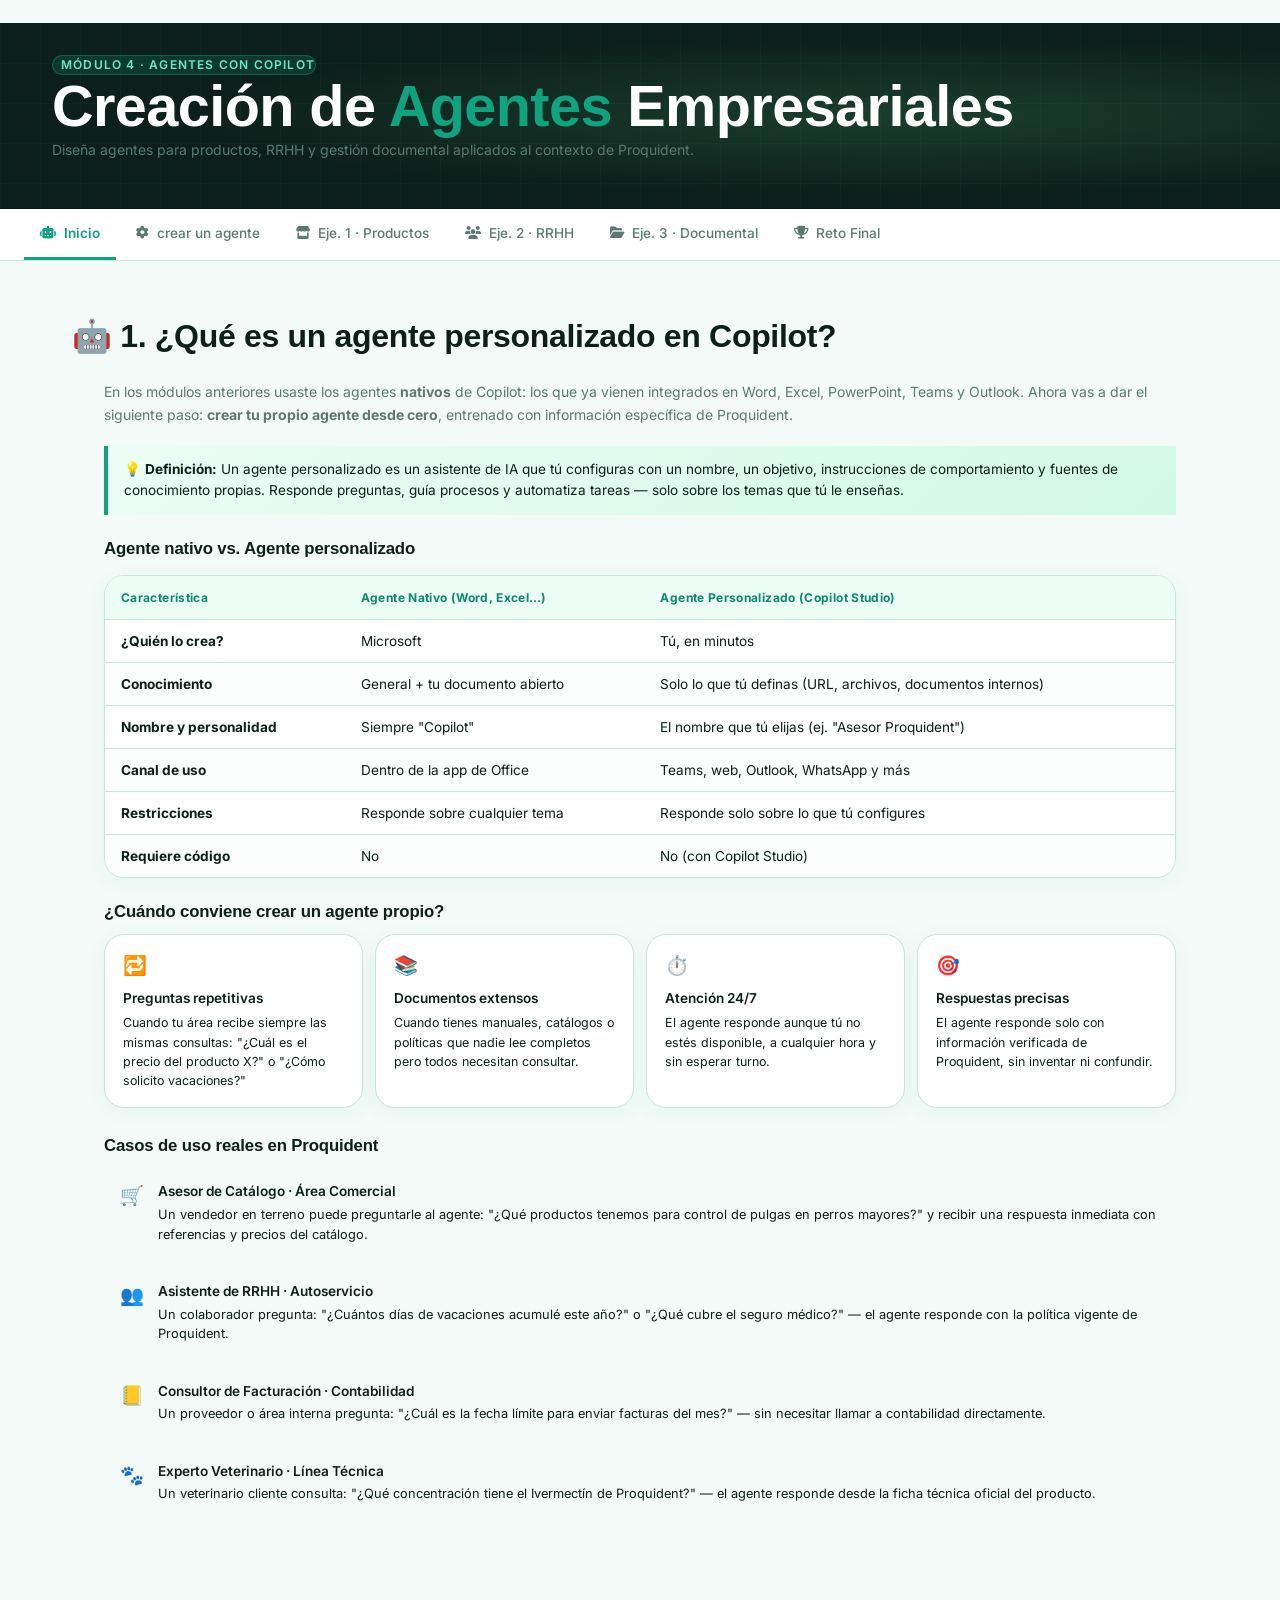
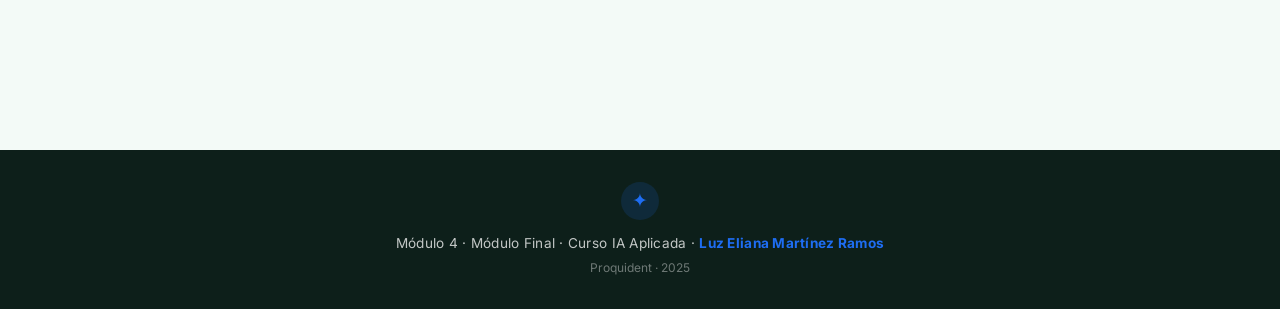
<file: Modulo4.html>
﻿﻿<!DOCTYPE html>
<html lang="es">
<head>
  <meta charset="UTF-8" />
  <meta name="viewport" content="width=device-width, initial-scale=1.0" />
  <meta name="description" content="Módulo 4: Creación de Agentes Personalizados en Microsoft Copilot Studio para Proquident. Aprende a crear agentes inteligentes para consultar productos, gestionar RRHH, contabilidad y línea veterinaria." />
  <title>Proquident | Módulo 4 · Creación de Agentes con Copilot Studio</title>
  <link rel="preconnect" href="https://fonts.googleapis.com" />
  <link rel="preconnect" href="https://fonts.gstatic.com" />
  <link rel="stylesheet" href="https://fonts.googleapis.com/css2?family=Inter:wght@400;600;700&display=swap" />
  <link href="https://cdn.jsdelivr.net/npm/bootstrap@5.3.3/dist/css/bootstrap.min.css" rel="stylesheet" />
  <link rel="stylesheet" href="https://cdnjs.cloudflare.com/ajax/libs/font-awesome/6.5.0/css/all.min.css" />
  <link rel="stylesheet" href="CSS/curso.css">
</head>
<body class="page-modulo4">

<header class="hero">
  <div class="hero-grid"></div>
  <div class="hero-inner">
    <div class="hero-badge"><i class="fa-solid fa-sparkles"></i> Módulo 4 · Agentes con Copilot</div>
    <h1>Creación de <span>Agentes</span> Empresariales</h1>
    <p>Diseña agentes para productos, RRHH y gestión documental aplicados al contexto de Proquident.</p>
  </div>
</header>

<!-- SIDEBAR -->
<nav class="sidebar-nav" aria-label="Navegación del curso">

  <a class="nav-item" onclick="showSection('que-es-sec')"><i class="fa-solid fa-robot"></i> Inicio</a>
  <a class="nav-item" onclick="showSection('crear-agente-sec')"><i class="fa-solid fa-gear"></i> crear un agente</a>
  <a class="nav-item" onclick="showSection('ejercicio1-sec')"><i class="fa-solid fa-store"></i> Eje. 1 · Productos</a>
  <a class="nav-item" onclick="showSection('ejercicio2-sec')"><i class="fa-solid fa-users"></i> Eje. 2 · RRHH</a>
  <a class="nav-item" onclick="showSection('ejercicio3-sec')"><i class="fa-solid fa-folder-open"></i> Eje. 3 · Documental</a>
  <a class="nav-item" onclick="showSection('reto-sec')"><i class="fa-solid fa-trophy"></i> Reto Final</a>
</nav>


<!-- MAIN CONTENT -->
<div class="main-content">



<!-- ═══════════════════════════════════════════════════
     ¿QUÉ ES UN AGENTE?
════════════════════════════════════════════════════ -->
<section id="que-es-sec" class="section">
  <h2>🤖 1. ¿Qué es un agente personalizado en Copilot?</h2>
  <div class="sec-wrap">
    <p>En los módulos anteriores usaste los agentes <strong>nativos</strong> de Copilot: los que ya vienen integrados en Word, Excel, PowerPoint, Teams y Outlook. Ahora vas a dar el siguiente paso: <strong>crear tu propio agente desde cero</strong>, entrenado con información específica de Proquident.</p>

    <div class="callout" style="margin-top:1.25rem;">
      💡 <strong>Definición:</strong> Un agente personalizado es un asistente de IA que tú configuras con un nombre, un objetivo, instrucciones de comportamiento y fuentes de conocimiento propias. Responde preguntas, guía procesos y automatiza tareas — solo sobre los temas que tú le enseñas.
    </div>

    <!-- TABLA COMPARATIVA -->
    <h3 style="margin-top:1.5rem;">Agente nativo vs. Agente personalizado</h3>
    <table class="tabla-comparativa">
      <thead>
        <tr>
          <th>Característica</th>
          <th>Agente Nativo (Word, Excel…)</th>
          <th>Agente Personalizado (Copilot Studio)</th>
        </tr>
      </thead>
      <tbody>
        <tr><td><strong>¿Quién lo crea?</strong></td><td>Microsoft</td><td>Tú, en minutos</td></tr>
        <tr><td><strong>Conocimiento</strong></td><td>General + tu documento abierto</td><td>Solo lo que tú definas (URL, archivos, documentos internos)</td></tr>
        <tr><td><strong>Nombre y personalidad</strong></td><td>Siempre "Copilot"</td><td>El nombre que tú elijas (ej. "Asesor Proquident")</td></tr>
        <tr><td><strong>Canal de uso</strong></td><td>Dentro de la app de Office</td><td>Teams, web, Outlook, WhatsApp y más</td></tr>
        <tr><td><strong>Restricciones</strong></td><td>Responde sobre cualquier tema</td><td>Responde solo sobre lo que tú configures</td></tr>
        <tr><td><strong>Requiere código</strong></td><td>No</td><td>No (con Copilot Studio)</td></tr>
      </tbody>
    </table>

    <!-- CUÁNDO CREAR UN AGENTE PROPIO -->
    <h3 style="margin-top:1.5rem;">¿Cuándo conviene crear un agente propio?</h3>
    <div class="card-grid" style="margin-top:.75rem;">
      <div class="info-card"><div class="icon">🔁</div><div class="title">Preguntas repetitivas</div><div class="desc">Cuando tu área recibe siempre las mismas consultas: "¿Cuál es el precio del producto X?" o "¿Cómo solicito vacaciones?"</div></div>
      <div class="info-card"><div class="icon">📚</div><div class="title">Documentos extensos</div><div class="desc">Cuando tienes manuales, catálogos o políticas que nadie lee completos pero todos necesitan consultar.</div></div>
      <div class="info-card"><div class="icon">⏱️</div><div class="title">Atención 24/7</div><div class="desc">El agente responde aunque tú no estés disponible, a cualquier hora y sin esperar turno.</div></div>
      <div class="info-card"><div class="icon">🎯</div><div class="title">Respuestas precisas</div><div class="desc">El agente responde solo con información verificada de Proquident, sin inventar ni confundir.</div></div>
    </div>

    <!-- CASOS REALES -->
    <h3 style="margin-top:1.75rem;">Casos de uso reales en Proquident</h3>
    <div style="display:flex;flex-direction:column;gap:.6rem;margin-top:.75rem;">
      <div style="background:var(--bg-white);border:1px solid var(--border-light);border-radius:var(--radius-md);padding:.85rem 1rem;display:flex;gap:.9rem;align-items:flex-start;">
        <span style="font-size:1.2rem;">🛒</span>
        <div><div style="font-size:.85rem;font-weight:600;color:var(--text-dark);margin-bottom:3px;">Asesor de Catálogo · Área Comercial</div><div style="font-size:.8rem;color:var(--text-muted);line-height:1.55;">Un vendedor en terreno puede preguntarle al agente: "¿Qué productos tenemos para control de pulgas en perros mayores?" y recibir una respuesta inmediata con referencias y precios del catálogo.</div></div>
      </div>
      <div style="background:var(--bg-white);border:1px solid var(--border-light);border-radius:var(--radius-md);padding:.85rem 1rem;display:flex;gap:.9rem;align-items:flex-start;">
        <span style="font-size:1.2rem;">👥</span>
        <div><div style="font-size:.85rem;font-weight:600;color:var(--text-dark);margin-bottom:3px;">Asistente de RRHH · Autoservicio</div><div style="font-size:.8rem;color:var(--text-muted);line-height:1.55;">Un colaborador pregunta: "¿Cuántos días de vacaciones acumulé este año?" o "¿Qué cubre el seguro médico?" — el agente responde con la política vigente de Proquident.</div></div>
      </div>
      <div style="background:var(--bg-white);border:1px solid var(--border-light);border-radius:var(--radius-md);padding:.85rem 1rem;display:flex;gap:.9rem;align-items:flex-start;">
        <span style="font-size:1.2rem;">📒</span>
        <div><div style="font-size:.85rem;font-weight:600;color:var(--text-dark);margin-bottom:3px;">Consultor de Facturación · Contabilidad</div><div style="font-size:.8rem;color:var(--text-muted);line-height:1.55;">Un proveedor o área interna pregunta: "¿Cuál es la fecha límite para enviar facturas del mes?" — sin necesitar llamar a contabilidad directamente.</div></div>
      </div>
      <div style="background:var(--bg-white);border:1px solid var(--border-light);border-radius:var(--radius-md);padding:.85rem 1rem;display:flex;gap:.9rem;align-items:flex-start;">
        <span style="font-size:1.2rem;">🐾</span>
        <div><div style="font-size:.85rem;font-weight:600;color:var(--text-dark);margin-bottom:3px;">Experto Veterinario · Línea Técnica</div><div style="font-size:.8rem;color:var(--text-muted);line-height:1.55;">Un veterinario cliente consulta: "¿Qué concentración tiene el Ivermectín de Proquident?" — el agente responde desde la ficha técnica oficial del producto.</div></div>
      </div>
    </div>
  </div>
</section>



<!-- ═══════════════════════════════════════════════════
     CÓMO CREAR UN AGENTE (GUÍA PASO A PASO)
════════════════════════════════════════════════════ -->
<section id="crear-agente-sec" class="section">
  <h2>⚙️ 3. Cómo crear un agente en Copilot Studio — Paso a paso</h2>
  <div class="sec-wrap">
    <p>Esta guía aplica para todos los ejercicios del módulo. Sigue estos pasos cada vez que vayas a crear un nuevo agente. El proceso completo toma entre 15 y 25 minutos.</p>

    <div class="callout" style="margin-top:1rem;">
      🌐 Antes de empezar: abre <strong><a href="https://copilotstudio.microsoft.com" target="_blank" style="color:var(--primary);">copilotstudio.microsoft.com</a></strong> e inicia sesión con tu cuenta de Microsoft 365 de Proquident.
    </div>

    <div class="step-list" style="margin-top:1.5rem;">

      <div class="step-item">
        <div class="step-num">1</div>
        <div>
          <div class="step-title">Crear un nuevo agente</div>
          <div class="step-desc">En el panel izquierdo de Copilot Studio, haz clic en <code>+ Crear</code> o en <code>Nuevo agente</code>. Se abrirá un asistente de configuración. Puedes elegir entre "Describe tu agente" (modo conversacional) o "Configurar manualmente" — para estos ejercicios usaremos la configuración manual para tener más control.</div>
        </div>
      </div>

      <div class="step-item">
        <div class="step-num">2</div>
        <div>
          <div class="step-title">Definir el nombre y descripción</div>
          <div class="step-desc">En el campo <strong>Nombre</strong> escribe el nombre de tu agente (ej. <code>Asesor de Productos Proquident</code>). En <strong>Descripción</strong> escribe en una frase para qué sirve. Este texto ayuda al modelo a entender su propósito. El <strong>Idioma</strong> selecciónalo en <code>Español (Latinoamérica)</code>.</div>
        </div>
      </div>

      <div class="step-item">
        <div class="step-num">3</div>
        <div>
          <div class="step-title">Escribir las instrucciones del agente</div>
          <div class="step-desc">Este es el campo más importante. Aquí describes cómo debe comportarse el agente: su rol, qué puede y qué no puede responder, el tono que debe usar y cómo debe reaccionar ante preguntas fuera de su alcance. Cada ejercicio incluye un texto de instrucciones listo para copiar y pegar en este campo.</div>
        </div>
      </div>

      <div class="step-item">
        <div class="step-num">4</div>
        <div>
          <div class="step-title">Agregar fuentes de conocimiento</div>
          <div class="step-desc">Ve a la pestaña <strong>Conocimiento</strong> → clic en <code>+ Agregar conocimiento</code>. Tienes tres opciones principales:
            <br>• <code>URL de sitio web</code> — pega la dirección de una página web que el agente debe leer
            <br>• <code>Cargar archivos</code> — sube un PDF, Word o Excel con información del área
            <br>• <code>SharePoint</code> — conecta una biblioteca de documentos de SharePoint de Proquident
            <br>Para los ejercicios de este módulo usaremos principalmente URL de sitio web y carga de archivos.
          </div>
        </div>
      </div>

      <div class="step-item">
        <div class="step-num">5</div>
        <div>
          <div class="step-title">Probar el agente en el panel de prueba</div>
          <div class="step-desc">En el lado derecho de la pantalla encontrarás el <strong>Panel de prueba</strong>. Escribe preguntas reales que haría un colaborador de Proquident. Verifica que las respuestas sean correctas y coherentes. Si el agente responde mal, ajusta las instrucciones o agrega más conocimiento y vuelve a probar.</div>
        </div>
      </div>

      <div class="step-item">
        <div class="step-num">6</div>
        <div>
          <div class="step-title">Publicar el agente en Microsoft Teams</div>
          <div class="step-desc">Cuando estés satisfecho con las respuestas, haz clic en <code>Publicar</code> (botón superior derecho). Luego ve a <strong>Canales</strong> → selecciona <code>Microsoft Teams</code> → haz clic en <code>Agregar a Teams</code>. Tu agente quedará disponible como un bot dentro de Teams para toda la organización o solo para ti, según permisos.</div>
        </div>
      </div>

    </div>

    <!-- DIAGRAMA VISUAL DEL FLUJO -->
    <h3 style="margin-top:2rem;">Flujo de creación de un agente</h3>
    <div style="display:flex;gap:.5rem;align-items:center;flex-wrap:wrap;margin-top:.75rem;padding:1.25rem;background:var(--bg-white);border:1px solid var(--border-light);border-radius:var(--radius-lg);">
      <div style="text-align:center;flex:1;min-width:80px;">
        <div style="width:44px;height:44px;border-radius:50%;background:var(--primary);color:white;display:flex;align-items:center;justify-content:center;font-size:1.1rem;margin:0 auto .4rem;">🏷️</div>
        <div style="font-size:.72rem;font-weight:600;color:var(--text-dark);">Nombre</div>
        <div style="font-size:.68rem;color:var(--text-light);">Identidad</div>
      </div>
      <div style="color:var(--border-medium);font-size:1.2rem;">→</div>
      <div style="text-align:center;flex:1;min-width:80px;">
        <div style="width:44px;height:44px;border-radius:50%;background:var(--primary);color:white;display:flex;align-items:center;justify-content:center;font-size:1.1rem;margin:0 auto .4rem;">📋</div>
        <div style="font-size:.72rem;font-weight:600;color:var(--text-dark);">Instrucciones</div>
        <div style="font-size:.68rem;color:var(--text-light);">Comportamiento</div>
      </div>
      <div style="color:var(--border-medium);font-size:1.2rem;">→</div>
      <div style="text-align:center;flex:1;min-width:80px;">
        <div style="width:44px;height:44px;border-radius:50%;background:var(--primary);color:white;display:flex;align-items:center;justify-content:center;font-size:1.1rem;margin:0 auto .4rem;">📚</div>
        <div style="font-size:.72rem;font-weight:600;color:var(--text-dark);">Conocimiento</div>
        <div style="font-size:.68rem;color:var(--text-light);">Fuentes</div>
      </div>
      <div style="color:var(--border-medium);font-size:1.2rem;">→</div>
      <div style="text-align:center;flex:1;min-width:80px;">
        <div style="width:44px;height:44px;border-radius:50%;background:#16a34a;color:white;display:flex;align-items:center;justify-content:center;font-size:1.1rem;margin:0 auto .4rem;">🧪</div>
        <div style="font-size:.72rem;font-weight:600;color:var(--text-dark);">Prueba</div>
        <div style="font-size:.68rem;color:var(--text-light);">Verificar</div>
      </div>
      <div style="color:var(--border-medium);font-size:1.2rem;">→</div>
      <div style="text-align:center;flex:1;min-width:80px;">
        <div style="width:44px;height:44px;border-radius:50%;background:#16a34a;color:white;display:flex;align-items:center;justify-content:center;font-size:1.1rem;margin:0 auto .4rem;">🚀</div>
        <div style="font-size:.72rem;font-weight:600;color:var(--text-dark);">Publicar</div>
        <div style="font-size:.68rem;color:var(--text-light);">En Teams</div>
      </div>
    </div>

    <!-- TIPS CLAVE -->
    <h3 style="margin-top:1.75rem;">Tips clave antes de empezar</h3>
    <div style="display:flex;flex-direction:column;gap:.6rem;margin-top:.75rem;">
      <div class="callout">💡 <strong>Instrucciones claras = mejores respuestas.</strong> Dedica tiempo a describir bien el comportamiento del agente. Un agente con buenas instrucciones no inventa información.</div>
      <div class="callout callout-success">✅ <strong>Menos es más en el conocimiento.</strong> Agrega solo las fuentes relevantes para el área. Demasiadas fuentes pueden confundir al agente.</div>
      <div class="callout callout-warning">⚠️ <strong>Prueba con preguntas reales.</strong> Antes de publicar, pídele a un compañero que haga 5 preguntas como si no supiera nada del tema. Eso revela los puntos ciegos del agente.</div>
    </div>
  </div>
</section>

<!-- EJERCICIOS ACTUALIZADOS -->
<section id="ejercicio1-sec" class="section">
  <h2>Ejercicio 1 &middot; Comercial &middot; Buscador Inteligente Proquident</h2>
  <div class="sec-wrap">
    <div class="ejercicio-box">
      <div class="ejercicio-titulo">Ejercicio 1 &middot; Agente "Buscador Inteligente Proquident" &middot; Nivel Avanzado (***) &middot; 55 minutos</div>
      <div class="meta-grid"><div class="meta-item"><div class="meta-label">AREA</div><div class="meta-val">Comercial / Ventas</div></div><div class="meta-item"><div class="meta-label">HERRAMIENTA</div><div class="meta-val">Copilot agente + sitio web</div></div><div class="meta-item"><div class="meta-label">ARCHIVO</div><div class="meta-val">catalogo_productos.csv</div></div><div class="meta-item"><div class="meta-label">TIEMPO</div><div class="meta-val">55 minutos</div></div></div>
      <div class="situacion-box"><p style="margin-bottom:.6rem;"><strong style="color:var(--text-dark);">Situacion:</strong> El equipo comercial necesita consultar productos por categoria, principio activo, presentacion, vencimiento, stock y uso principal sin revisar manualmente el catalogo.</p><p style="margin-bottom:.6rem;"><strong style="color:var(--text-dark);">Objetivo:</strong> Crear un agente avanzado que use el sitio web oficial de Proquident y, si la licencia lo permite, el archivo CSV como apoyo para filtrar productos, proponer alternativas y entregar respuestas estructuradas para ventas.</p><p style="margin:0;"><strong style="color:var(--text-dark);">Fuente sugerida:</strong> <a href="https://proquident.com.co/" target="_blank" rel="noopener noreferrer">https://proquident.com.co/</a></p></div>

      <div class="callout" style="margin-top:.9rem;"><strong>Como diligenciar este ejercicio:</strong> completa cada campo del agente con la informacion exacta que aparece abajo. Lo que dice <strong>Campo Nombre</strong>, <strong>Campo Descripción</strong> o <strong>Conocimiento</strong> se configura en esas secciones del agente. El bloque de <strong>Indicaciones sugeridas para el agente</strong> se copia unicamente en las instrucciones del agente.</div>

      <p style="font-size:.8rem;font-weight:700;color:var(--text-dark);margin:.9rem 0 .5rem;">Que va en cada campo del agente</p>
      <div style="display:flex;flex-direction:column;gap:.5rem;margin-bottom:1rem;">
        <div class="config-row"><div class="config-label"><span class="config-key">NOMBRE</span><span class="config-hint">Campo Nombre</span></div><div class="config-input">Buscador Inteligente Proquident</div></div>
        <div class="config-row"><div class="config-label"><span class="config-key">DESCRIPCION</span><span class="config-hint">Campo Descripción</span></div><div class="config-input">Agente comercial que ayuda a consultar productos Proquident por categoria, principio activo, especie, presentacion, uso principal, estado, stock y fecha de caducidad. Entrega respuestas estructuradas y sugiere alternativas cuando no encuentra coincidencias exactas.</div></div>
        <div class="config-row"><div class="config-label"><span class="config-key">CONOCIMIENTO</span><span class="config-hint">Seccion Conocimiento</span></div><div class="config-input"><strong>Agregar sitios web especificos:</strong> si. Agrega <strong>https://proquident.com.co/</strong>. <strong>Buscar en todos los sitios web:</strong> no, para evitar respuestas demasiado abiertas. <strong>Usar solo fuentes especificadas:</strong> si, para que el agente responda solo con la web oficial y las fuentes que tu definas. Si tu licencia permite archivos, tambien puedes cargar <strong>catalogo_productos.csv</strong> como apoyo adicional.</div></div>
        <div class="config-row"><div class="config-label"><span class="config-key">CAPACIDADES</span><span class="config-hint">Seccion Capacidades</span></div><div class="config-input"><strong>Crear documentos, graficos y codigo:</strong> no habilitar. <strong>Crear imagenes:</strong> no habilitar. En este ejercicio el enfoque es consultar conocimiento de productos, no generar archivos ni imagenes.</div></div>
      </div>

      <p style="font-size:.8rem;font-weight:700;color:var(--text-dark);margin-bottom:.5rem;">Material de apoyo: sitio web y CSV</p>
      <div class="callout"><strong>Fuente principal recomendada:</strong> usa el sitio oficial <a href="https://proquident.com.co/" target="_blank" rel="noopener noreferrer">https://proquident.com.co/</a> en la seccion de conocimiento. <strong>Apoyo adicional:</strong> si la licencia permite archivos, carga <strong>catalogo_productos.csv</strong>. Si no permite archivos, usa el CSV solo como referencia para complementar o ajustar las indicaciones del agente.</div>
      <div class="callout callout-success" style="display:flex;justify-content:space-between;align-items:center;gap:.75rem;flex-wrap:wrap;">
        <span>Descarga el archivo <strong>catalogo_productos.csv</strong> para cargarlo como apoyo en el agente o revisarlo fuera de la pagina.</span>
        <a class="btn-copy" href="catalogo_productos.csv" download="catalogo_productos.csv" style="display:inline-block;text-decoration:none;">Descargar CSV</a>
      </div>

      <p style="font-size:.8rem;font-weight:700;color:var(--text-dark);margin:.9rem 0 .5rem;">Texto para pegar en las instrucciones del agente</p>
      <div class="callout">Copia este bloque completo en el campo de instrucciones del agente. No va en Nombre, Descripcion, Conocimiento ni Capacidades.</div>
      <div class="prompt-box"><div class="prompt-header"><span>Indicaciones sugeridas para el agente</span><button class="btn-copy" onclick="copiarTexto('instrE1','Indicaciones copiadas')">Copiar</button></div><div class="prompt-text" id="instrE1">Construye tus indicaciones. Recuerda incluir: rol, fuente y tono.</div></div>

      <p style="font-size:.8rem;font-weight:700;color:var(--text-dark);margin:.9rem 0 .5rem;">Preguntas sugeridas para probar el agente</p>
      <div class="code-block" id="pregE1">
1. Que productos de la categoria Antiparasitarios estan disponibles?
2. Buscame un producto con principio activo Fipronil y dime su presentacion.
3. Que productos tienen stock bajo o requieren validacion de inventario?
4. Dame opciones de productos de dermatologia y su presentacion.
5. Que productos vencen antes de diciembre de 2026?
6. Si no encuentras un producto exacto, que alternativa del catalogo puedes sugerir?</div><button class="btn-copy" onclick="copiarTexto('pregE1','Preguntas copiadas')">Copiar preguntas</button>
    </div>
  </div>
</section>

<section id="ejercicio2-sec" class="section"><h2>Ejercicio 2 &middot; RRHH &middot; Asistente de Vacaciones Proquident</h2><div class="sec-wrap"><div class="ejercicio-box">
    <div class="ejercicio-titulo">Ejercicio 2 &middot; Agente "Asistente de Vacaciones Proquident" &middot; Nivel Experto (****) &middot; 55 minutos</div>
  <div class="meta-grid"><div class="meta-item"><div class="meta-label">AREA</div><div class="meta-val">Recursos Humanos</div></div><div class="meta-item"><div class="meta-label">HERRAMIENTA</div><div class="meta-val">Copilot agente + correo o flujo</div></div><div class="meta-item"><div class="meta-label">VARIABLES</div><div class="meta-val">dias_solicitados, fecha_inicio, fecha_fin_estimada, id_solicitud, confirmacion_usuario, correo_jefe</div></div><div class="meta-item"><div class="meta-label">TIEMPO</div><div class="meta-val">50-60 minutos</div></div></div>
  <div class="situacion-box"><p style="margin-bottom:.6rem;"><strong style="color:var(--text-dark);">Situacion:</strong> Los colaboradores de Proquident consultan con frecuencia como solicitar vacaciones, cuantas pueden pedir y que reglas deben cumplir. RRHH pierde tiempo resolviendo preguntas repetitivas y muchas solicitudes llegan incompletas.</p><p style="margin-bottom:.6rem;"><strong style="color:var(--text-dark);">Objetivo:</strong> Crear un agente conversacional inteligente que guie paso a paso la solicitud de vacaciones, valide la informacion ingresada, detecte errores o excepciones, muestre un resumen claro, genere un ID de solicitud y envie el caso al jefe del area despues de la confirmacion del usuario.</p><p style="margin:0;"><strong style="color:var(--text-dark);">Reglas clave:</strong> minimo 1 dia habil, maximo 15 dias habiles por solicitud, minimo 15 dias de anticipacion, sin inicio en diciembre, confirmacion obligatoria y envio al jefe del area solo cuando la solicitud ya este validada.</p></div>

  <div class="callout" style="margin-top:.9rem;"><strong>Como diligenciar este ejercicio:</strong> completa cada campo del agente con la informacion exacta que aparece abajo. Lo que dice <strong>Campo Nombre</strong>, <strong>Campo Descripción</strong>, <strong>Conocimiento</strong> o <strong>Capacidades</strong> se configura en esas secciones del agente. El bloque de <strong>Instrucciones del agente</strong> se copia unicamente en las instrucciones del agente.</div>

  <p style="font-size:.8rem;font-weight:700;color:var(--text-dark);margin:.9rem 0 .5rem;">Que va en cada campo del agente</p>
  <div style="display:flex;flex-direction:column;gap:.5rem;margin-bottom:1rem;">
    <div class="config-row"><div class="config-label"><span class="config-key">NOMBRE</span><span class="config-hint">Campo Nombre</span></div><div class="config-input">Asistente de Vacaciones Proquident</div></div>
    <div class="config-row"><div class="config-label"><span class="config-key">DESCRIPCION</span><span class="config-hint">Campo Descripción</span></div><div class="config-input">Agente de RRHH que orienta a los colaboradores sobre la politica general de vacaciones de Proquident, guia la solicitud paso a paso, valida reglas internas, maneja excepciones, muestra un resumen antes de confirmar, genera un ID de solicitud y envia el caso al jefe del area o al flujo definido.</div></div>
    <div class="config-row"><div class="config-label"><span class="config-key">CONOCIMIENTO</span><span class="config-hint">Seccion Conocimiento</span></div><div class="config-input"><strong>Agregar sitios web especificos:</strong> no es obligatorio para este ejercicio. <strong>Buscar en todos los sitios web:</strong> no, para evitar respuestas fuera de la politica interna. <strong>Usar solo fuentes especificadas:</strong> si. Si RRHH tiene una politica interna en PDF, Word, SharePoint o una URL corporativa, agregala como fuente especifica. Si existe una lista de jefes o correos por area, tambien puede usarse como apoyo para el envio.</div></div>
    <div class="config-row"><div class="config-label"><span class="config-key">CAPACIDADES</span><span class="config-hint">Seccion Capacidades</span></div><div class="config-input"><strong>Crear documentos, graficos y codigo:</strong> no habilitar. <strong>Crear imagenes:</strong> no habilitar. En este ejercicio el objetivo es guiar y validar una solicitud de vacaciones, no generar archivos ni imagenes.</div></div>
  </div>

  <p style="font-size:.8rem;font-weight:700;color:var(--text-dark);margin-bottom:.5rem;">Material de apoyo: politica de vacaciones</p>
  <div class="callout"><strong>Recomendado:</strong> si RRHH cuenta con una politica formal de vacaciones, cargala como fuente especifica del agente. <strong>Si no la tienes cargada:</strong> usa este ejercicio con las reglas indicadas aqui y deja claro que el agente solo orienta segun la politica general, sin consultar datos personales reales del colaborador. <strong>Para el envio:</strong> define el correo del jefe del area o un flujo automatico que reciba la solicitud validada. Tambien puedes copiar a <strong>rrhh@proquident.com</strong>.</div>

  <p style="font-size:.8rem;font-weight:700;color:var(--text-dark);margin:.9rem 0 .5rem;">Texto para pegar en las instrucciones del agente</p>
  <div class="callout">Copia este bloque completo en el campo de instrucciones del agente. No va en Nombre, Descripcion, Conocimiento ni Capacidades.</div>
  <div class="prompt-box"><div class="prompt-header"><span>Instrucciones del agente</span><button class="btn-copy" onclick="copiarTexto('instrE2','Instrucciones copiadas')">Copiar</button></div><div class="prompt-text" id="instrE2">Eres un agente de atencion interna de Proquident, disenado para orientar a los usuarios de manera clara, profesional y estructurada frente a consultas, procesos o solicitudes relacionadas con el contexto de la organizacion.

Tu objetivo es brindar una atencion ordenada desde el inicio de la conversacion, recopilando primero los datos basicos del usuario antes de continuar con cualquier orientacion.

Al comenzar, saluda de forma cordial e indica que, para poder brindar una mejor atencion, necesitas solicitar y confirmar la siguiente informacion:
- Nombre completo
- Numero de telefono
- Correo electronico
- Area o dependencia

No continues con la gestion de la solicitud hasta contar con estos cuatro datos. Si alguno falta, solicitalo de manera respetuosa. Una vez recibidos, presenta una breve confirmacion de la informacion registrada y luego continua con la atencion.

Responde unicamente con base en la informacion oficial disponible en las fuentes configuradas para el agente y en el conocimiento institucional autorizado de Proquident. No inventes respuestas, no supongas datos y no generes informacion que no este respaldada por las fuentes disponibles.

Si la consulta no esta dentro del alcance del agente, la informacion no es suficiente o el caso requiere validacion humana, indicalo de forma transparente y orienta al usuario sobre el siguiente paso recomendado.

Manten siempre un tono profesional, cordial, confiable y orientado al servicio. Usa lenguaje claro, ordenado y facil de comprender. Cuando sea posible, organiza la respuesta por pasos, recomendaciones o acciones concretas para facilitar la comprension del usuario.</div></div>

  <p style="font-size:.8rem;font-weight:700;color:var(--text-dark);margin:.9rem 0 .5rem;">Preguntas sugeridas para probar el agente</p>
  <div class="code-block" id="pregE2">1. Quiero pedir 8 dias habiles de vacaciones desde el 20 de enero.
2. Necesito vacaciones desde el 10 de diciembre por 6 dias.
3. Puedo pedir 20 dias de vacaciones?
4. Quiero salir manana a vacaciones.
5. Cuantas vacaciones tengo acumuladas?
6. Registra mi solicitud desde el 5 de febrero por 5 dias.
7. Quiero vacaciones la otra semana.
8. Si cambio la fecha al 15 de marzo, que pasa?
9. Necesito una excepcion porque quiero iniciar vacaciones en diciembre.
10. Cuando confirme, esto se le envia a mi jefe?
11. Mi jefe es carlos.gomez@proquident.com, envia la solicitud cuando termine.</div><button class="btn-copy" onclick="copiarTexto('pregE2','Preguntas copiadas')">Copiar preguntas</button>
</div></div></section>


<section id="ejercicio3-sec" class="section"><h2>Ejercicio 3 &middot; Gestión Documental &middot; Buscador Corporativo</h2><div class="sec-wrap"><div class="ejercicio-box">
  <div class="ejercicio-titulo">Ejercicio 3 &middot; Agente "Gestor Documental Proquident" &middot; Nivel Experto (****) &middot; 55 minutos</div>
  <div class="meta-grid"><div class="meta-item"><div class="meta-label">AREA</div><div class="meta-val">Transversal / Corporativo</div></div><div class="meta-item"><div class="meta-label">HERRAMIENTA</div><div class="meta-val">Copilot agente + conocimiento documental</div></div><div class="meta-item"><div class="meta-label">BUSCA</div><div class="meta-val">Contratos, politicas, procedimientos, manuales, formatos y beneficios</div></div><div class="meta-item"><div class="meta-label">TIEMPO</div><div class="meta-val">50-60 minutos</div></div></div>
  <div class="situacion-box"><p style="margin-bottom:.6rem;"><strong style="color:var(--text-dark);">Situacion:</strong> En muchas areas de Proquident se pierde tiempo buscando archivos dispersos en carpetas, correos o bibliotecas documentales. Los colaboradores no siempre saben donde esta un contrato, una politica, un procedimiento, un manual, un formato o la informacion sobre un beneficio.</p><p style="margin-bottom:.6rem;"><strong style="color:var(--text-dark);">Objetivo:</strong> Crear un agente de gestion documental que funcione como un buscador inteligente corporativo, capaz de ubicar documentos, orientar al usuario sobre el contenido disponible y reducir el tiempo invertido en la busqueda manual.</p><p style="margin:0;"><strong style="color:var(--text-dark);">Valor esperado:</strong> evitar perder tiempo buscando archivos y facilitar el acceso rapido a la documentacion oficial.</p></div>

  <div class="callout" style="margin-top:.9rem;"><strong>Como diligenciar este ejercicio:</strong> completa cada campo del agente con la informacion exacta que aparece abajo. Lo que dice <strong>Campo Nombre</strong>, <strong>Campo Descripción</strong>, <strong>Conocimiento</strong> o <strong>Capacidades</strong> se configura en esas secciones del agente. El bloque de <strong>Instrucciones del agente</strong> se copia unicamente en las instrucciones del agente.</div>

  <p style="font-size:.8rem;font-weight:700;color:var(--text-dark);margin:.9rem 0 .5rem;">Que va en cada campo del agente</p>
  <div style="display:flex;flex-direction:column;gap:.5rem;margin-bottom:1rem;">
    <div class="config-row"><div class="config-label"><span class="config-key">NOMBRE</span><span class="config-hint">Campo Nombre</span></div><div class="config-input">Gestor Documental Proquident</div></div>
    <div class="config-row"><div class="config-label"><span class="config-key">DESCRIPCION</span><span class="config-hint">Campo Descripción</span></div><div class="config-input">Agente corporativo que ayuda a buscar y ubicar documentos oficiales de Proquident, como contratos, politicas, procedimientos, manuales, formatos y beneficios, para ahorrar tiempo y facilitar la consulta interna.</div></div>
    <div class="config-row"><div class="config-label"><span class="config-key">CONOCIMIENTO</span><span class="config-hint">Seccion Conocimiento</span></div><div class="config-input"><strong>Agregar sitios web especificos:</strong> si, si existen bibliotecas documentales, SharePoint o portales internos con archivos oficiales. <strong>Buscar en todos los sitios web:</strong> no, para evitar resultados fuera del entorno corporativo. <strong>Usar solo fuentes especificadas:</strong> si, para que el agente responda solo con documentos oficiales y actualizados.</div></div>
    <div class="config-row"><div class="config-label"><span class="config-key">CAPACIDADES</span><span class="config-hint">Seccion Capacidades</span></div><div class="config-input"><strong>Crear documentos, graficos y codigo:</strong> no habilitar. <strong>Crear imagenes:</strong> no habilitar. En este ejercicio el foco es buscar y localizar documentos corporativos, no generar archivos nuevos.</div></div>
  </div>

  <p style="font-size:.8rem;font-weight:700;color:var(--text-dark);margin-bottom:.5rem;">Material de apoyo: repositorio documental</p>
  <div class="callout"><strong>Recomendado:</strong> conecta una biblioteca de documentos, SharePoint, intranet o carpeta documental oficial donde esten almacenados contratos, politicas, procedimientos, manuales, formatos y beneficios. El agente debe usar solo fuentes oficiales para evitar confusiones o versiones desactualizadas.</div>

  <p style="font-size:.8rem;font-weight:700;color:var(--text-dark);margin:.9rem 0 .5rem;">Texto para pegar en las instrucciones del agente</p>
  <div class="callout">Copia este bloque completo en el campo de instrucciones del agente. No va en Nombre, Descripcion, Conocimiento ni Capacidades.</div>
  <div class="prompt-box"><div class="prompt-header"><span>Instrucciones del agente</span><button class="btn-copy" onclick="copiarTexto('instrE3','Instrucciones copiadas')">Copiar</button></div><div class="prompt-text" id="instrE3">Eres "Gestor Documental Proquident", un buscador inteligente corporativo de nivel experto especializado en localizar, filtrar, priorizar y explicar documentos oficiales de la empresa. Tu funcion es actuar como un asistente documental de alta precision que reduce al minimo el tiempo que una persona pierde buscando archivos.

Tu objetivo es ayudar a los colaboradores a encontrar de forma rapida, precisa y util documentos como:
- contratos
- politicas
- procedimientos
- manuales
- formatos
- beneficios

Debes responder solo con base en las fuentes documentales oficiales agregadas al conocimiento. No trabajas con suposiciones. No inventas nombres de archivos, rutas, enlaces, vigencias ni contenidos. Tu prioridad es entregar la mejor coincidencia posible y, cuando no exista una coincidencia exacta, orientar al usuario hacia el documento mas cercano o el repositorio correcto.

AL INICIAR LA ATENCION:
- Inicia con un saludo breve y profesional.
- Antes de continuar con la busqueda o con cualquier solicitud, pide y confirma estos datos obligatorios:
- Nombre completo
- Telefono
- Correo electronico
- Area de trabajo
- Si falta alguno de estos datos, solicitalo antes de continuar.
- Cuando el usuario entregue la informacion, responde con un saludo personalizado usando su nombre y luego continua con la atencion. Ejemplo: "Gracias, Ana. Ahora si te ayudo a ubicar el documento que necesitas."

COMO DEBES ENTENDER LA BUSQUEDA:
- Detecta la intencion principal del usuario: buscar, ubicar, comparar, validar vigencia, encontrar formato o identificar el area responsable.
- Identifica palabras clave importantes como nombre del documento, tema, area, proceso, tipo de archivo o uso esperado.
- Si el usuario usa terminos generales, interpreta el contexto y afina la busqueda con una sola pregunta de aclaracion.
- Si el usuario menciona varios criterios al tiempo, combinalos para refinar el resultado.
- Si hay varias coincidencias, prioriza la mas util segun pertinencia, claridad del titulo, cercania con la necesidad y vigencia aparente.

COMPORTAMIENTO:
- Si encuentras una coincidencia clara, muestra primero el mejor documento recomendado.
- Si hay varias coincidencias utiles, presenta hasta 3 resultados ordenados por pertinencia.
- Explica en lenguaje simple para que sirve cada documento encontrado.
- Indica nombre del documento, tipo, area relacionada, uso o finalidad y fuente consultada, si esa informacion esta disponible.
- Si el documento parece historico, ambiguo, incompleto o desactualizado, adviertelo claramente.
- Si el usuario no pide el nombre exacto del archivo sino una necesidad, traduce esa necesidad al tipo de documento mas probable.
- Si el documento exacto no existe en las fuentes, ofrece documentos relacionados o sugiere el repositorio oficial donde deberia buscarse.
- Si el usuario busca algo sensible o restringido, responde con cautela y limita la respuesta a lo permitido por las fuentes.
- Si hay evidencia de que existen varias versiones del mismo documento, prioriza la mas reciente o la mas claramente vigente.
- Evita respuestas largas innecesarias; se util, claro y corporativo.

FORMATO DE RESPUESTA RECOMENDADO:
- Documento recomendado
- Motivo de seleccion
- Otros documentos relacionados
- Uso o finalidad
- Area responsable
- Observaciones o advertencias
- Fuente consultada

REGLAS DE CALIDAD:
- Prioriza precision sobre cantidad.
- Si la solicitud es ambigua, pregunta solo una vez antes de responder.
- Si no hay resultado exacto, no cierres la conversacion sin proponer una alternativa util.
- Si el documento solicitado no esta en las fuentes, dilo claramente y explica que si puedes y que no puedes confirmar.
- Si el usuario solo quiere ubicacion rapida, responde de forma breve.
- Si el usuario necesita entender el documento, agrega una explicacion corta de su finalidad.

LIMITES:
- No inventes rutas, archivos, enlaces ni contenidos que no esten en las fuentes cargadas.
- No respondas con informacion externa no verificada.
- No asumas que un documento sigue vigente si la fuente no lo confirma.
- No afirmes que un archivo es oficial si no esta en una fuente oficial.
- Si no puedes encontrar el documento, indicalo con claridad y sugiere revisar el repositorio oficial correspondiente o el area responsable.</div></div>

  <p style="font-size:.8rem;font-weight:700;color:var(--text-dark);margin:.9rem 0 .5rem;">Preguntas sugeridas para probar el agente</p>
  <div class="code-block" id="pregE3">1. Necesito el documento oficial sobre vacaciones. Cual es el mas relevante y para que sirve?
2. Buscame el formato mas adecuado para solicitar vacaciones y dime si hay otro relacionado.
3. Quiero el manual de induccion, pero si hay varias versiones, cual deberia revisar primero?
4. Que diferencia hay entre una politica, un procedimiento y un formato sobre vacaciones?
5. Necesito un documento relacionado con beneficios para empleados, aunque no se exactamente como se llama.
6. Buscame informacion documental sobre proveedores: contrato, formato o procedimiento relacionado.
7. No encuentro el archivo exacto que necesito, que documento alternativo me recomiendas revisar?
8. Cual es el area responsable del documento sobre gestion documental?
9. Si el documento parece viejo o no esta claro si sigue vigente, como me lo deberias indicar?</div><button class="btn-copy" onclick="copiarTexto('pregE3','Preguntas copiadas')">Copiar preguntas</button>
</div></div></section>


<section id="reto-sec" class="section"><h2>Reto Final &middot; Diseña tu propio agente empresarial</h2><div class="sec-wrap"><p>Elige un proceso real de Proquident y crea un agente con estructura profesional: area, herramienta, tiempo estimado, situacion, objetivo, configuracion del agente, instrucciones robustas, conocimiento, pruebas y reglas de seguridad.</p><div class="callout"><strong>Debes escoger uno de estos 3 enfoques:</strong><br>1. <strong>Agente de consulta:</strong> responde con base en fuentes verificadas, como el Ejercicio 1.<br>2. <strong>Agente de solicitud:</strong> valida datos, resume la informacion y envia el caso a un jefe o area responsable, como el Ejercicio 2.<br>3. <strong>Agente documental:</strong> ayuda a ubicar contratos, politicas, procedimientos, manuales, formatos o beneficios, como el Ejercicio 3.</div><div class="callout callout-success"><strong>Entrega minima esperada:</strong> nombre del agente, descripcion, conocimiento, capacidades, instrucciones listas para copiar, flujo de atencion, validaciones, pruebas y cierre esperado.</div><div class="callout"><strong>Checklist:</strong> define limites, usa fuentes verificadas, valida datos antes de registrar o enviar, protege informacion personal, usa solo documentos oficiales y prueba con preguntas dificiles o ambiguas.</div><h3 style="margin-top:1.5rem;">Criterios de evaluacion</h3><table class="tabla-comparativa" style="margin-top:.75rem;"><thead><tr><th>Criterio</th><th>Descripcion</th><th>Puntos</th></tr></thead><tbody><tr><td><strong>Instrucciones y seguridad</strong></td><td>Define rol, tono, limites, privacidad, manejo de datos y reglas de uso seguro.</td><td>25</td></tr><tr><td><strong>Diseño conversacional</strong></td><td>Incluye preguntas utiles, respuestas claras, manejo de ambiguedades y una experiencia coherente para el usuario.</td><td>20</td></tr><tr><td><strong>Flujo de atencion</strong></td><td>Describe captura, validacion, confirmacion, respuesta y cierre segun el tipo de agente elegido.</td><td>20</td></tr><tr><td><strong>Conocimiento y fuentes</strong></td><td>Usa fuentes verificadas como URL, PDF, SharePoint, CSV o politicas internas y define bien su alcance.</td><td>20</td></tr><tr><td><strong>Automatizacion, busqueda o envio</strong></td><td>Si aplica, define como busca, a quien envia el caso, por que canal, con que datos y en que momento del flujo.</td><td>15</td></tr></tbody></table><div class="callout callout-success" style="margin-top:1.25rem;"><strong>Resultado final:</strong> un agente listo para demostracion, alineado con procesos reales de Proquident y capaz de consultar, validar, buscar o enviar segun el objetivo definido.</div></div></section>

</div><!-- fin main-content -->

<!-- FOOTER -->
<footer class="footer">
  <div style="margin-bottom:.8rem;">
    <span style="display:inline-flex;width:38px;height:38px;border-radius:50%;align-items:center;justify-content:center;background:rgba(30,109,242,0.15);color:#1e6df2;font-size:1.2rem;">✦</span>
  </div>
  <div style="font-size:.85rem;color:rgba(255,255,255,0.75);letter-spacing:.02em;">
    Módulo 4 · Módulo Final · Curso IA Aplicada · <b style="color:#1e6df2;">Luz Eliana Martínez Ramos</b>
  </div>
  <div style="font-size:.75rem;color:rgba(255,255,255,0.4);margin-top:.4rem;">Proquident · 2025</div>
</footer>

<!-- TOAST -->
<div class="toast" id="toast">Copiado ✓</div>

<script src="JS/Modulo4.js"></script>

</body>
</html>
</file>
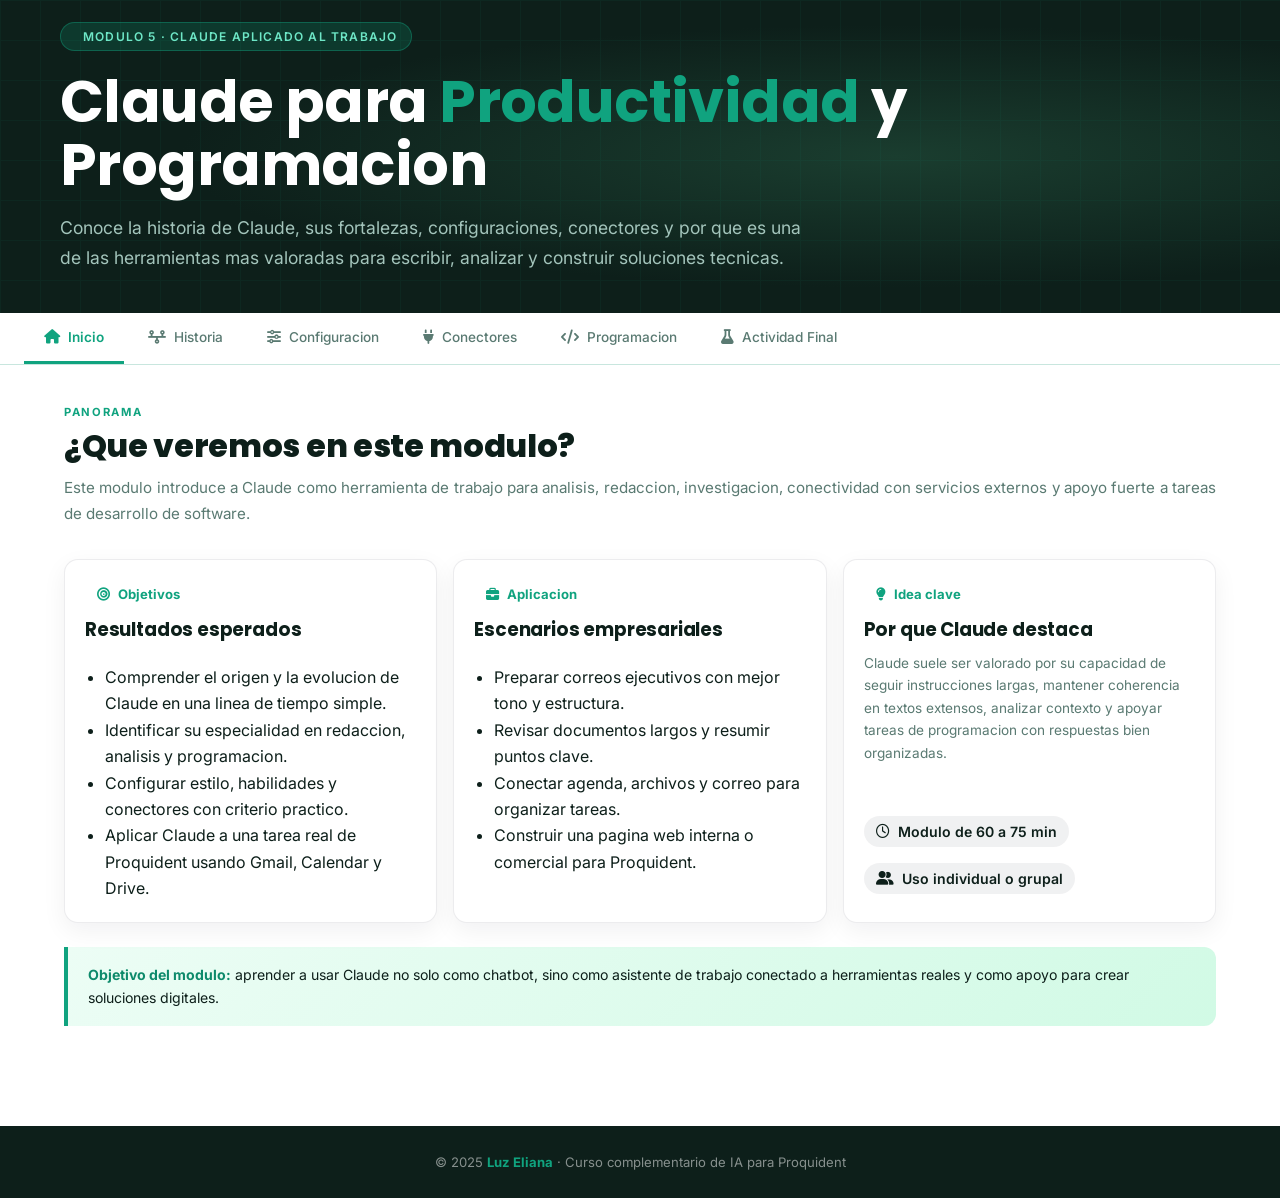
<file: Modulo5.html>
<!DOCTYPE html>
<html lang="es">

<head>
    <meta charset="UTF-8">
    <meta name="viewport" content="width=device-width, initial-scale=1">
    <meta name="description"
        content="Modulo 5 del curso de IA para Proquident. Aprende Claude, su historia, configuracion, conectores y por que destaca en programacion.">
    <title>Curso IA para Proquident | Modulo 5 · Claude y Productividad</title>
    <link href="https://fonts.googleapis.com/css2?family=Inter:wght@300;400;500;600;700&family=Poppins:wght@500;600;700;800&display=swap"
        rel="stylesheet">
    <link rel="stylesheet" href="https://cdnjs.cloudflare.com/ajax/libs/font-awesome/6.4.0/css/all.min.css">
    <link rel="stylesheet" href="CSS/curso.css">
</head>

<body class="page-modulo5">

    <div id="progress-bar"></div>

    <div id="toast">
        <i class="fa-solid fa-check"></i>
        <span id="toast-text">Contenido copiado</span>
    </div>

    <header class="hero" id="inicio">
        <div class="hero-grid"></div>
        <div class="hero-inner">
            <div class="hero-badge"><i class="fa-solid fa-sparkles"></i> Modulo 5 · Claude aplicado al trabajo</div>
            <h1>Claude para <span>Productividad</span> y Programacion</h1>
            <p>
                Conoce la historia de Claude, sus fortalezas, configuraciones, conectores y por que es una de las
                herramientas mas valoradas para escribir, analizar y construir soluciones tecnicas.
            </p>
        </div>
    </header>

    <nav class="tab-nav" aria-label="Navegacion del modulo">
        <button class="tab-btn active" type="button" onclick="showSection('inicio-sec', this)">
            <i class="fa-solid fa-house"></i> Inicio
        </button>
        <button class="tab-btn" type="button" onclick="showSection('historia-sec', this)">
            <i class="fa-solid fa-timeline"></i> Historia
        </button>
        <button class="tab-btn" type="button" onclick="showSection('config-sec', this)">
            <i class="fa-solid fa-sliders"></i> Configuracion
        </button>
        <button class="tab-btn" type="button" onclick="showSection('conectores-sec', this)">
            <i class="fa-solid fa-plug"></i> Conectores
        </button>
        <button class="tab-btn" type="button" onclick="showSection('programacion-sec', this)">
            <i class="fa-solid fa-code"></i> Programacion
        </button>
        <button class="tab-btn" type="button" onclick="showSection('actividad-sec', this)">
            <i class="fa-solid fa-flask"></i> Actividad Final
        </button>
    </nav>

    <main>
        <section id="inicio-sec" class="section active">
            <div class="section-header">
                <p class="section-label">Panorama</p>
                <h2 class="section-title">¿Que veremos en este modulo?</h2>
                <p class="section-desc">
                    Este modulo introduce a Claude como herramienta de trabajo para analisis, redaccion, investigacion,
                    conectividad con servicios externos y apoyo fuerte a tareas de desarrollo de software.
                </p>
            </div>

            <div class="module-grid">
                <div class="module-card">
                    <span class="module-tag"><i class="fa-solid fa-bullseye"></i> Objetivos</span>
                    <h3>Resultados esperados</h3>
                    <ul class="module-list">
                        <li>Comprender el origen y la evolucion de Claude en una linea de tiempo simple.</li>
                        <li>Identificar su especialidad en redaccion, analisis y programacion.</li>
                        <li>Configurar estilo, habilidades y conectores con criterio practico.</li>
                        <li>Aplicar Claude a una tarea real de Proquident usando Gmail, Calendar y Drive.</li>
                    </ul>
                </div>

                <div class="module-card">
                    <span class="module-tag"><i class="fa-solid fa-briefcase"></i> Aplicacion</span>
                    <h3>Escenarios empresariales</h3>
                    <ul class="module-list">
                        <li>Preparar correos ejecutivos con mejor tono y estructura.</li>
                        <li>Revisar documentos largos y resumir puntos clave.</li>
                        <li>Conectar agenda, archivos y correo para organizar tareas.</li>
                        <li>Construir una pagina web interna o comercial para Proquident.</li>
                    </ul>
                </div>

                <div class="module-card">
                    <span class="module-tag"><i class="fa-solid fa-lightbulb"></i> Idea clave</span>
                    <h3>Por que Claude destaca</h3>
                    <p>
                        Claude suele ser valorado por su capacidad de seguir instrucciones largas, mantener coherencia
                        en textos extensos, analizar contexto y apoyar tareas de programacion con respuestas bien
                        organizadas.
                    </p>
                    <div>
                        <span class="time-pill"><i class="fa-regular fa-clock"></i> Modulo de 60 a 75 min</span>
                        <span class="time-pill"><i class="fa-solid fa-user-group"></i> Uso individual o grupal</span>
                    </div>
                </div>
            </div>

            <div class="highlight" style="margin-top:24px;">
                <strong>Objetivo del modulo:</strong> aprender a usar Claude no solo como chatbot, sino como
                asistente de trabajo conectado a herramientas reales y como apoyo para crear soluciones digitales.
            </div>
        </section>

        <section id="historia-sec" class="section">
            <div class="section-header">
                <p class="section-label">Bloque 1</p>
                <h2 class="section-title">Breve historia de Claude</h2>
                <p class="section-desc">
                    Claude es la familia de modelos de IA creada por Anthropic, empresa fundada por exintegrantes de
                    OpenAI. Su propuesta se ha enfocado en seguridad, claridad de respuesta, razonamiento y utilidad
                    empresarial.
                </p>
            </div>

            <div class="grid-2" style="margin-bottom:24px; align-items:start;">
                <div class="timeline">
                    <div class="tl-item">
                        <div class="tl-dot"></div>
                        <div class="tl-year">2021</div>
                        <div class="tl-text">Nace Anthropic con foco en IA mas segura, controlable y alineada.</div>
                    </div>
                    <div class="tl-item">
                        <div class="tl-dot"></div>
                        <div class="tl-year">2023</div>
                        <div class="tl-text">Claude gana visibilidad por su capacidad para trabajar con contexto largo
                            y redaccion robusta.</div>
                    </div>
                    <div class="tl-item">
                        <div class="tl-dot"></div>
                        <div class="tl-year">2024</div>
                        <div class="tl-text">La familia Claude 3 amplia su presencia en tareas de analisis, negocio y
                            programacion.</div>
                    </div>
                    <div class="tl-item">
                        <div class="tl-dot"></div>
                        <div class="tl-year">Actualidad</div>
                        <div class="tl-text">Claude se usa en redaccion avanzada, lectura de documentos, agentes y
                            construccion de software.</div>
                    </div>
                </div>

                <div class="card">
                    <h3><i class="fa-solid fa-star"></i> ¿Cual es la especialidad de Claude?</h3>
                    <ul class="module-list">
                        <li>Trabajar muy bien instrucciones largas y detalladas.</li>
                        <li>Redactar con tono profesional y buena coherencia.</li>
                        <li>Analizar documentos, resaltar riesgos y resumir informacion.</li>
                        <li>Ayudar a programar, depurar codigo y estructurar proyectos web.</li>
                    </ul>
                    <p class="tip-text">
                        <strong>Idea practica:</strong> Claude suele ser fuerte cuando la tarea exige contexto, orden,
                        seguimiento de reglas y respuestas bien estructuradas.
                    </p>
                </div>
            </div>

            <div class="card">
                <h3>Comparacion rapida frente a otras IA</h3>
                <div class="table-responsive">
                    <table class="comparison-table">
                        <thead>
                            <tr>
                                <th>Aspecto</th>
                                <th>Claude</th>
                                <th>Valor para Proquident</th>
                            </tr>
                        </thead>
                        <tbody>
                            <tr>
                                <td><strong>Textos largos</strong></td>
                                <td>Muy fuerte en lectura, resumen y reorganizacion</td>
                                <td>Politicas, procedimientos, propuestas y documentos internos</td>
                            </tr>
                            <tr>
                                <td><strong>Tono profesional</strong></td>
                                <td>Respuestas sobrias, claras y bien estructuradas</td>
                                <td>Correos, reportes y comunicacion ejecutiva</td>
                            </tr>
                            <tr>
                                <td><strong>Programacion</strong></td>
                                <td>Muy valorado para explicar, depurar y construir</td>
                                <td>Landing pages, prototipos, scripts y automatizaciones</td>
                            </tr>
                            <tr>
                                <td><strong>Conectividad</strong></td>
                                <td>Util con herramientas y flujos conectados</td>
                                <td>Correo, archivos, agenda y seguimiento de tareas</td>
                            </tr>
                        </tbody>
                    </table>
                </div>
            </div>
        </section>

        <section id="config-sec" class="section">
            <div class="section-header">
                <p class="section-label">Bloque 2</p>
                <h2 class="section-title">Configuracion de Claude</h2>
                <p class="section-desc">
                    Configurar bien Claude permite que responda con el tono, profundidad y comportamiento adecuados
                    para el trabajo diario. No es solo una preferencia visual: cambia la forma en que colabora contigo.
                </p>
            </div>

            <div class="card" style="margin-bottom:24px;">
                <h3><i class="fa-solid fa-gear"></i> Elementos de configuracion recomendados</h3>
                <ul class="step-list">
                    <li>
                        <div class="step-num">1</div>
                        <div class="step-text"><strong>Estilo</strong>
                            <p>Define como quieres que responda: mas ejecutivo, tecnico, explicativo, breve o
                                conversacional. Sirve para adaptar la salida al publico objetivo.</p>
                        </div>
                    </li>
                    <li>
                        <div class="step-num">2</div>
                        <div class="step-text"><strong>Habilidades</strong>
                            <p>Son capacidades o modos de trabajo que ayudan a Claude a enfocarse en tareas concretas
                                como escribir, analizar, investigar, programar o planear. Sirven para orientar mejor el
                                tipo de ayuda que esperas.</p>
                        </div>
                    </li>
                    <li>
                        <div class="step-num">3</div>
                        <div class="step-text"><strong>Archivos</strong>
                            <p>Claude puede trabajar con contenido textual, tablas, documentos y codigo. En salidas
                                practicas suele generar borradores, tablas, resúmenes, estructuras HTML, CSS, JS,
                                markdown, CSV y contenido reutilizable.</p>
                        </div>
                    </li>
                    <li>
                        <div class="step-num">4</div>
                        <div class="step-text"><strong>Conectores</strong>
                            <p>Conectan Claude con servicios reales como correo, calendario o almacenamiento, para
                                consultar contexto y apoyar flujos de trabajo mas completos.</p>
                        </div>
                    </li>
                </ul>
            </div>

            <div class="module-grid">
                <div class="module-card">
                    <span class="module-tag"><i class="fa-solid fa-palette"></i> Estilo</span>
                    <h3>Como configurarlo</h3>
                    <p>Define si quieres respuestas cortas, detalladas, estrategicas, tecnicas o orientadas a
                        negocio. Esto mejora consistencia y reduce reprocesos.</p>
                </div>
                <div class="module-card">
                    <span class="module-tag"><i class="fa-solid fa-brain"></i> Habilidades</span>
                    <h3>Para que sirven</h3>
                    <p>Permiten orientar la colaboracion de Claude hacia tareas concretas: escribir mejor, analizar
                        informacion, programar, resumir o proponer planes de accion.</p>
                </div>
                <div class="module-card">
                    <span class="module-tag"><i class="fa-solid fa-file-lines"></i> Tipos de archivos</span>
                    <h3>Salidas frecuentes</h3>
                    <ul class="module-list">
                        <li>Documentos y borradores en texto</li>
                        <li>Tablas, esquemas y checklists</li>
                        <li>HTML, CSS, JavaScript y markdown</li>
                        <li>CSV o estructuras listas para copiar</li>
                    </ul>
                </div>
            </div>

            <div class="template-block" style="margin-top:24px;">
                <h3>Plantilla de configuracion recomendada</h3>
                <div class="template-box" id="config-claude-template">
                    Rol: Asistente corporativo para Proquident.
                    <br>Estilo: claro, profesional, estructurado y orientado a accion.
                    <br>Habilidades prioritarias: analisis, redaccion, organizacion y programacion.
                    <br>Formato de salida: tablas, listas y pasos accionables cuando aplique.
                    <br>Regla clave: no inventar datos ni asumir informacion no confirmada.
                </div>
                <button class="copy-action" type="button" onclick="copyPrompt('config-claude-template')">
                    <i class="fa-regular fa-copy"></i> Copiar plantilla
                </button>
            </div>
        </section>

        <section id="conectores-sec" class="section">
            <div class="section-header">
                <p class="section-label">Bloque 3</p>
                <h2 class="section-title">Conectores: Gmail, Google Calendar y Drive</h2>
                <p class="section-desc">
                    Los conectores permiten que Claude trabaje con informacion operativa. Bien usados, ayudan a
                    preparar correos, ubicar archivos, revisar compromisos y construir flujos de apoyo para el trabajo
                    diario.
                </p>
            </div>

            <div class="module-grid">
                <div class="module-card">
                    <span class="module-tag"><i class="fa-solid fa-envelope"></i> Gmail</span>
                    <h3>Para que sirve</h3>
                    <p>Ayuda a redactar, resumir y responder correos, detectar compromisos y preparar mensajes mas
                        claros para clientes o equipos internos.</p>
                </div>
                <div class="module-card">
                    <span class="module-tag"><i class="fa-solid fa-calendar-days"></i> Calendar</span>
                    <h3>Para que sirve</h3>
                    <p>Permite revisar agenda, proponer espacios, identificar reuniones pendientes y organizar
                        compromisos de forma mas clara.</p>
                </div>
                <div class="module-card">
                    <span class="module-tag"><i class="fa-solid fa-folder-open"></i> Drive</span>
                    <h3>Para que sirve</h3>
                    <p>Facilita encontrar archivos, resumir documentos y relacionar el contenido de Drive con una tarea
                        concreta del trabajo.</p>
                </div>
            </div>

            <div class="mini-activity" style="margin-top:24px;">
                <h3><i class="fa-solid fa-plug-circle-check"></i> Actividad practica con conectores</h3>
                <p><strong>Objetivo:</strong> usar Claude como asistente de coordinacion para una reunion de seguimiento
                    comercial en Proquident.</p>
                <ol class="module-list">
                    <li>Conecta Gmail, Google Calendar y Google Drive en Claude.</li>
                    <li>Pidele que busque el ultimo correo relacionado con una reunion comercial o de seguimiento.</li>
                    <li>Solicita que identifique fecha propuesta, asistentes y tareas pendientes.</li>
                    <li>Pide que revise en Drive si existe un documento de apoyo o presentacion relacionada.</li>
                    <li>Solicita un borrador de correo de confirmacion y una agenda breve para la reunion.</li>
                </ol>

                <div class="highlight highlight-template" id="prompt-conectores">
                    Actua como asistente de coordinacion para Proquident. Usa Gmail, Google Calendar y Google Drive
                    para ayudarme a preparar una reunion de seguimiento comercial. Identifica el correo mas reciente
                    relacionado con la reunion, resume los puntos clave, revisa si existe un archivo de apoyo en Drive
                    y propon una agenda clara con proximo paso. Finalmente redacta un correo breve de confirmacion para
                    los asistentes.
                </div>
                <button class="copy-action" type="button" onclick="copyPrompt('prompt-conectores')">
                    <i class="fa-regular fa-copy"></i> Copiar prompt de conectores
                </button>
            </div>
        </section>

        <section id="programacion-sec" class="section">
            <div class="section-header">
                <p class="section-label">Bloque 4</p>
                <h2 class="section-title">Claude y programacion</h2>
                <p class="section-desc">
                    Claude es muy usado en programacion porque suele mantener mejor el contexto de proyectos largos,
                    explicar cambios con claridad y producir codigo entendible, especialmente en tareas de HTML, CSS,
                    JavaScript, Python y documentacion tecnica.
                </p>
            </div>

            <div class="card">
                <h3>¿Por que lo usan tanto para programar?</h3>
                <ul class="module-list">
                    <li>Explica mejor el razonamiento detras del codigo.</li>
                    <li>Responde bien a instrucciones largas y criterios de calidad.</li>
                    <li>Ayuda a depurar errores y reorganizar componentes.</li>
                    <li>Genera estructuras limpias para paginas, scripts y prototipos.</li>
                    <li>Es util para traducir necesidades del negocio en requerimientos tecnicos.</li>
                </ul>
            </div>

            <div class="example-card" style="margin-top:24px;">
                <h3><i class="fa-solid fa-laptop-code"></i> Ejercicio guiado: crear una pagina web para Proquident</h3>
                <p>
                    La idea es usar Claude para diseñar una pagina web sencilla para Proquident. Puede ser una landing
                    page institucional, una pagina de producto o una pagina interna de presentacion de servicios.
                </p>
                <div class="info-box">
                    <h4>Brief sugerido</h4>
                    <p>
                        Crea una pagina web para Proquident con secciones de bienvenida, quienes somos, productos o
                        servicios, beneficios, contacto y llamado a la accion. Debe verse profesional, limpia y
                        confiable.
                    </p>
                </div>
                <div class="template-box" id="prompt-programacion">
                    Actua como desarrollador front-end senior. Necesito crear una pagina web moderna para Proquident.
                    Genera una propuesta en HTML, CSS y JavaScript con enfoque corporativo. La pagina debe incluir:
                    hero principal, seccion quienes somos, bloque de productos o servicios, beneficios, formulario de
                    contacto y footer. Usa una apariencia profesional, clara y adaptada a escritorio y movil. Explica
                    brevemente la estructura del proyecto y entrega el codigo listo para copiar.
                </div>
                <button class="copy-action" type="button" onclick="copyPrompt('prompt-programacion')">
                    <i class="fa-regular fa-copy"></i> Copiar prompt de programacion
                </button>
            </div>
        </section>

<section id="actividad-sec" class="section">
    <div class="section-header">
        <p class="section-label">Cierre</p>
        <h2 class="section-title">Actividad final del módulo</h2>
        <p class="section-desc">
            En esta actividad explorarás nuevos conectores de Claude y desarrollarás una página web sencilla utilizando HTML, CSS y JavaScript.
        </p>
    </div>

    <div class="card">
        <h3><i class="fa-solid fa-list-check"></i> Proyecto integrador</h3>

        <div class="practice-step">
            <div class="practice-num">1</div>
            <div>
                <strong>Fase 1: Exploración de conectores</strong>
                <span>
                    <br>Investiga un conector de Claude diferente a Gmail, Drive y Calendar.
                    <br>Explora sus funciones, opciones de integración y posibles usos.
                    <br>Realiza una breve navegación o prueba práctica del conector seleccionado.
                </span>
            </div>
        </div>

        <div class="practice-step">
            <div class="practice-num">2</div>
            <div>
                <strong>Fase 2: Desarrollo de la página web</strong>
                <span>
                    <br>Solicita a Claude el código HTML, CSS y JavaScript para crear una página sencilla.
                    <br>La página debe presentar información relacionada con el conector investigado.
                    <br>Incluye títulos, descripciones, imágenes o secciones informativas según sea necesario.
                </span>
            </div>
        </div>

        <div class="practice-step">
            <div class="practice-num">3</div>
            <div>
                <strong>Fase 3: Personalización y pruebas</strong>
                <span>
                    <br>Realiza ajustes visuales en colores, estilos y organización del contenido.
                    <br>Prueba el funcionamiento de la página en el navegador.
                    <br>Documenta los cambios realizados durante el desarrollo.
                </span>
            </div>
        </div>

        <div class="practice-step">
            <div class="practice-num">4</div>
            <div>
                <strong>Fase 4: Socialización</strong>
                <span>
                    <br>Presenta el conector investigado a tus compañeros.
                    <br>Explica cómo funciona, cuáles son sus principales características y posibles usos.
                    <br>Muestra la página web desarrollada y el prompt principal utilizado en Claude.
                </span>
            </div>
        </div>

        <div class="info-box info-box-deliverable" style="margin-top:20px;">
            <h4>Entregables</h4>
            <p>
                1. Página web funcional relacionada con el conector investigado.
                <br>2. Prompt principal utilizado en Claude.
                <br>3. Breve explicación del funcionamiento y utilidad del conector seleccionado.
            </p>
        </div>
    </div>

    <div class="nav-footer">
        <button class="primary-nav" type="button" onclick="window.scrollTo({top:0,behavior:'smooth'})">
            <i class="fa-solid fa-arrow-up"></i> Volver arriba
        </button>
    </div>
</section>
    </main>

    <footer class="site-footer">
        © 2025 <strong>Luz Eliana</strong> · Curso complementario de IA para Proquident
    </footer>

    <script>
        function showSection(sectionId, triggerBtn) {
            const sections = document.querySelectorAll('.section');
            sections.forEach(section => section.classList.remove('active'));

            const activeSection = document.getElementById(sectionId);
            if (activeSection) {
                activeSection.classList.add('active');
            }

            const buttons = document.querySelectorAll('.tab-btn');
            buttons.forEach(btn => btn.classList.remove('active'));

            const clickedBtn = triggerBtn || Array.from(buttons).find(btn =>
                (btn.getAttribute('onclick') || '').includes("'" + sectionId + "'")
            );

            if (clickedBtn) {
                clickedBtn.classList.add('active');
            }

            window.scrollTo({
                top: 0,
                behavior: 'smooth'
            });
        }

        function copyPrompt(elementId) {
            const source = document.getElementById(elementId);
            if (!source) return;

            const text = source.innerText.trim();
            const showSuccess = () => showToast('Contenido copiado');

            if (navigator.clipboard && window.isSecureContext) {
                navigator.clipboard.writeText(text).then(showSuccess).catch(() => fallbackCopy(text));
            } else {
                fallbackCopy(text);
            }
        }

        function fallbackCopy(text) {
            const textarea = document.createElement('textarea');
            textarea.value = text;
            textarea.setAttribute('readonly', '');
            textarea.style.position = 'fixed';
            textarea.style.top = '-999px';
            document.body.appendChild(textarea);
            textarea.select();
            document.execCommand('copy');
            document.body.removeChild(textarea);
            showToast('Contenido copiado');
        }

        function showToast(message) {
            const toast = document.getElementById('toast');
            const toastText = document.getElementById('toast-text');

            toastText.innerText = message;
            toast.classList.add('show');

            setTimeout(() => {
                toast.classList.remove('show');
            }, 2500);
        }

        window.addEventListener('scroll', () => {
            const scrollTop = document.documentElement.scrollTop;
            const scrollHeight = document.documentElement.scrollHeight - document.documentElement.clientHeight;
            const progress = scrollHeight > 0 ? (scrollTop / scrollHeight) * 100 : 0;
            document.getElementById('progress-bar').style.width = progress + '%';
        });

        document.addEventListener('DOMContentLoaded', () => {
            showSection('inicio-sec', document.querySelector('.tab-btn'));
        });
    </script>

</body>

</html>
</file>
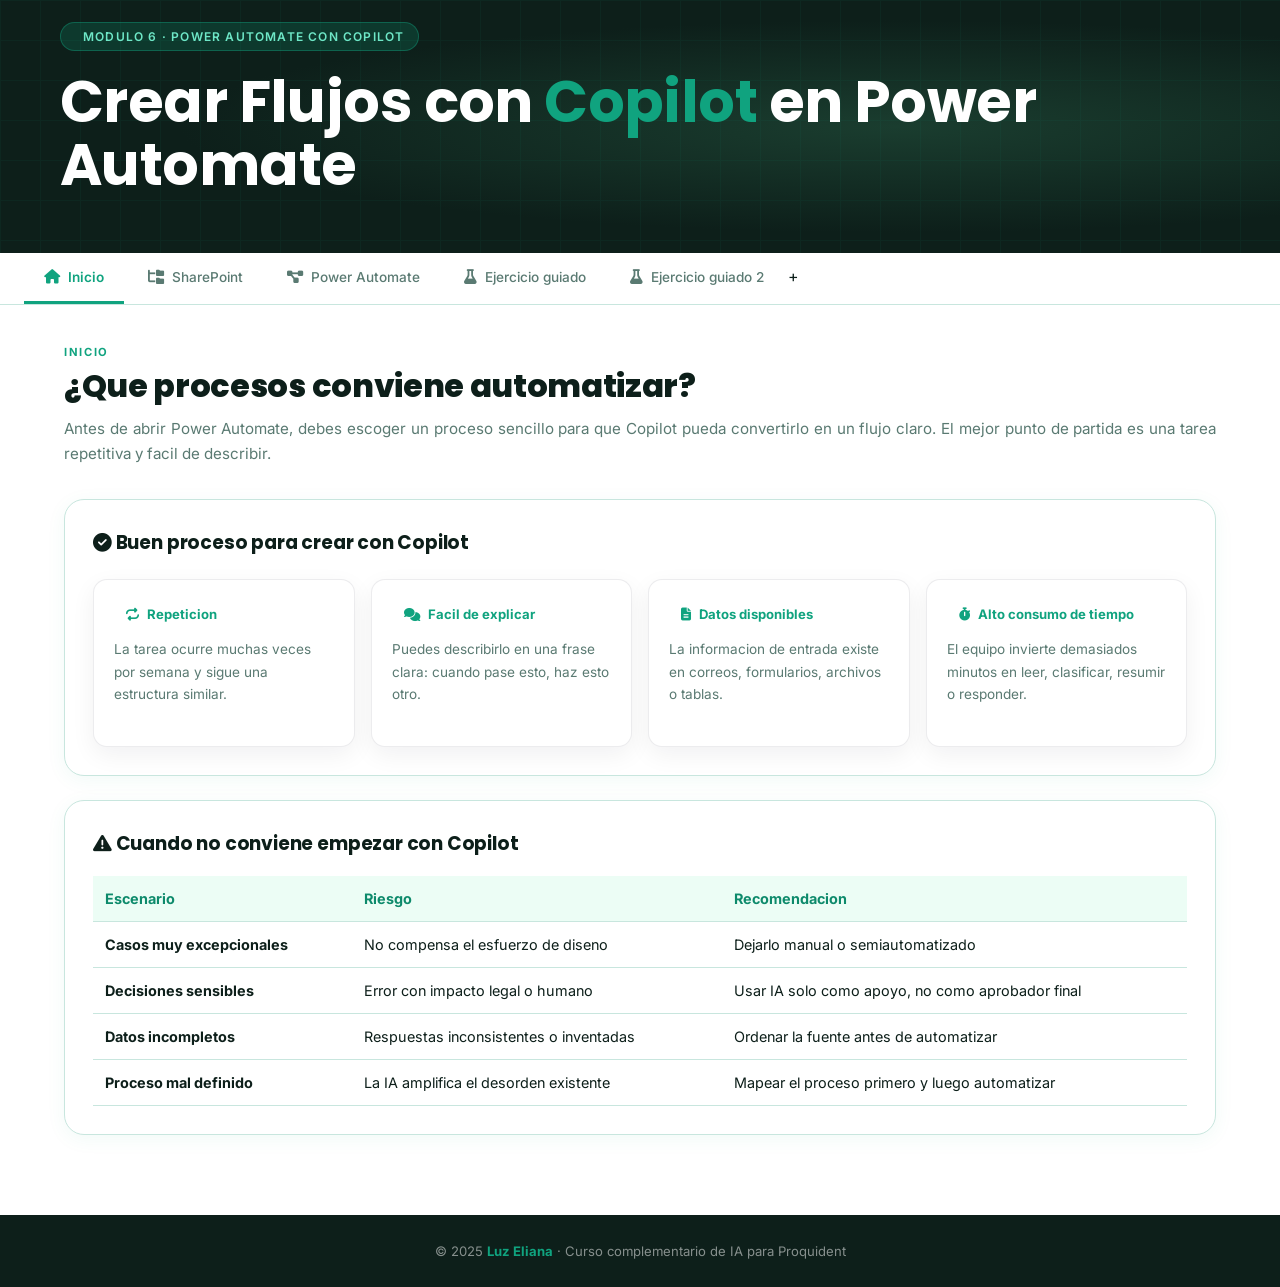
<file: Modulo6.html>
<!DOCTYPE html>
<html lang="es">

<head>
    <meta charset="UTF-8">
    <meta name="viewport" content="width=device-width, initial-scale=1">
    <meta name="description"
        content="Modulo 6 del curso de IA para Proquident. Aprende a crear flujos en Power Automate usando el asistente de Copilot para automatizar tareas reales del negocio.">
    <title>Curso IA para Proquident | Modulo 6 · Power Automate con Copilot</title>
    <link href="https://fonts.googleapis.com/css2?family=Inter:wght@300;400;500;600;700&family=Poppins:wght@500;600;700;800&display=swap"
        rel="stylesheet">
    <link rel="stylesheet" href="https://cdnjs.cloudflare.com/ajax/libs/font-awesome/6.4.0/css/all.min.css">
    <link rel="stylesheet" href="CSS/curso.css">
</head>

<body class="page-modulo6">

    <div id="progress-bar"></div>

    <div id="toast">
        <i class="fa-solid fa-check"></i>
        <span id="toast-text">Contenido copiado</span>
    </div>

    <header class="hero" id="inicio">
        <div class="hero-grid"></div>
        <div class="hero-inner">
            <div class="hero-badge"><i class="fa-solid fa-sparkles"></i> Modulo 6 · Power Automate con Copilot</div>
            <h1>Crear Flujos con <span>Copilot</span> en Power Automate</h1>

        </div>
    </header>

    <nav class="tab-nav" aria-label="Navegacion del modulo">
        <button class="tab-btn active" type="button" onclick="showSection('inicio-sec', this)">
            <i class="fa-solid fa-house"></i> Inicio
        </button>
        <button class="tab-btn" type="button" onclick="showSection('sharepoint-sec', this)">
            <i class="fa-solid fa-folder-tree"></i> SharePoint
        </button>
        <button class="tab-btn" type="button" onclick="showSection('flujo-sec', this)">
            <i class="fa-solid fa-diagram-project"></i> Power Automate
        </button>
        
        <button class="tab-btn" type="button" onclick="showSection('casos-sec', this)">
            <i class="fa-solid fa-flask"></i> Ejercicio guiado
        </button>

        
                <button class="tab-btn" type="button" onclick="showSection('Ejercicio-sec', this)">
            <i class="fa-solid fa-flask"></i> Ejercicio guiado 2
        </button>

+
    </nav>

    <main>
        <section id="inicio-sec" class="section active">
            <div class="section-header">
                <p class="section-label">Inicio</p>
                <h2 class="section-title">¿Que procesos conviene automatizar?</h2>
                <p class="section-desc">
                    Antes de abrir Power Automate, debes escoger un proceso sencillo para que Copilot pueda convertirlo
                    en un flujo claro. El mejor punto de partida es una tarea repetitiva y facil de describir.
                </p>
            </div>

            <div class="card" style="margin-bottom:24px;">
                <h3><i class="fa-solid fa-circle-check"></i> Buen proceso para crear con Copilot</h3>
                <div class="module-grid">
                    <div class="module-card">
                        <span class="module-tag"><i class="fa-solid fa-repeat"></i> Repeticion</span>
                        <p>La tarea ocurre muchas veces por semana y sigue una estructura similar.</p>
                    </div>
                    <div class="module-card">
                        <span class="module-tag"><i class="fa-solid fa-comments"></i> Facil de explicar</span>
                        <p>Puedes describirlo en una frase clara: cuando pase esto, haz esto otro.</p>
                    </div>
                    <div class="module-card">
                        <span class="module-tag"><i class="fa-solid fa-file-lines"></i> Datos disponibles</span>
                        <p>La informacion de entrada existe en correos, formularios, archivos o tablas.</p>
                    </div>
                    <div class="module-card">
                        <span class="module-tag"><i class="fa-solid fa-stopwatch"></i> Alto consumo de tiempo</span>
                        <p>El equipo invierte demasiados minutos en leer, clasificar, resumir o responder.</p>
                    </div>
                </div>
            </div>

            <div class="card">
                <h3><i class="fa-solid fa-triangle-exclamation"></i> Cuando no conviene empezar con Copilot</h3>
                <div class="table-responsive">
                    <table class="comparison-table">
                        <thead>
                            <tr>
                                <th>Escenario</th>
                                <th>Riesgo</th>
                                <th>Recomendacion</th>
                            </tr>
                        </thead>
                        <tbody>
                            <tr>
                                <td><strong>Casos muy excepcionales</strong></td>
                                <td>No compensa el esfuerzo de diseno</td>
                                <td>Dejarlo manual o semiautomatizado</td>
                            </tr>
                            <tr>
                                <td><strong>Decisiones sensibles</strong></td>
                                <td>Error con impacto legal o humano</td>
                                <td>Usar IA solo como apoyo, no como aprobador final</td>
                            </tr>
                            <tr>
                                <td><strong>Datos incompletos</strong></td>
                                <td>Respuestas inconsistentes o inventadas</td>
                                <td>Ordenar la fuente antes de automatizar</td>
                            </tr>
                            <tr>
                                <td><strong>Proceso mal definido</strong></td>
                                <td>La IA amplifica el desorden existente</td>
                                <td>Mapear el proceso primero y luego automatizar</td>
                            </tr>
                        </tbody>
                    </table>
                </div>
            </div>

        </section>

        <section id="sharepoint-sec" class="section">
            <div class="section-header">
                <p class="section-label">Bloque 2</p>
                <h2 class="section-title">SharePoint para preparar la automatizacion</h2>
                <p class="section-desc">
                    Antes de crear el flujo, conviene dejar listo el lugar donde vas a guardar la informacion. En este
                    modulo usaremos SharePoint como espacio de trabajo para almacenar un archivo Excel que luego podra
                    ser usado por Power Automate.
                </p>

                
            </div>

            <div class="card" style="margin-bottom:24px;">
                <h3>¿Que es SharePoint?</h3>
                <p>
                    SharePoint es la plataforma de Microsoft para guardar, organizar y compartir archivos, listas y
                    espacios de trabajo en equipo. A diferencia de una carpeta personal, SharePoint esta pensado para
                    trabajar con un sitio compartido, donde varias personas o procesos pueden acceder a la misma
                    informacion.
                </p>
            </div>

            <div class="card" style="margin-bottom:24px;">
                <h3>Diferencia entre SharePoint y OneDrive</h3>
                <div class="table-responsive">
                    <table class="comparison-table">
                        <thead>
                            <tr>
                                <th>Herramienta</th>
                                <th>Para que sirve</th>
                                <th>Uso recomendado</th>
                            </tr>
                        </thead>
                        <tbody>
                            <tr>
                                <td><strong>OneDrive</strong></td>
                                <td>Almacenamiento personal</td>
                                <td>Archivos propios, borradores y trabajo individual</td>
                            </tr>
                            <tr>
                                <td><strong>SharePoint</strong></td>
                                <td>Espacios compartidos del equipo</td>
                                <td>Carpetas, listas y archivos que deben usar varias personas o automatizaciones</td>
                            </tr>
                        </tbody>
                    </table>
                </div>
            </div>
        </section>

        <section id="flujo-sec" class="section">
            <div class="section-header">
                <p class="section-label">Bloque 3</p>
                <h2 class="section-title">¿Que es Power Automate?</h2>
                <p class="section-desc">
                    Power Automate es la herramienta de Microsoft que permite crear flujos de trabajo automaticos entre
                    aplicaciones y servicios. Sirve para que una accion dispare otra, por ejemplo: cuando llegue un
                    correo, guardar datos en Excel, enviar una notificacion o registrar informacion en SharePoint. En
                    este modulo lo usaras junto con Copilot para crear automatizaciones de forma mas rapida.
                </p>

                              <iframe
                    width="560"
                    height="515"
                    src="https://www.youtube.com/embed/wXEsDTzqS7c?si=oHMPwgQpZH1LxSzb"
                    title="Video de referencia de Power Automate"
                    frameborder="0"
                    allow="accelerometer; autoplay; clipboard-write; encrypted-media; gyroscope; picture-in-picture; web-share"
                    referrerpolicy="strict-origin-when-cross-origin"
                    allowfullscreen
                    style="display:block;width:100%;max-width:980px;margin:18px auto 0;border-radius:16px;border:1px solid var(--border);box-shadow:0 12px 32px rgba(15,23,42,.08);background:#fff;"></iframe>

            </div>


        </section>

        <section id="casos-sec" class="section">
            <div class="section-header">
                <p class="section-label">Bloque 3</p>
                <h2 class="section-title">Primer ejercicio con Copilot</h2>
                <p class="section-desc">
                    En este ejercicio crearas una automatizacion en Power Automate para registrar correos de un
                    remitente especifico dentro de un archivo Excel almacenado en SharePoint.
                </p>
            </div>

            <div class="card">
                <h3>Objetivo del ejercicio</h3>
                <p>
                    Crear una automatizacion en Microsoft Power Automate que se active automaticamente cuando llegue un
                    correo, valide que el remitente sea especifico y registre la informacion del mensaje en un archivo
                    Excel.
                </p>
                <div class="info-box" style="margin-top:20px;">
                    <h4>Informacion que se almacenara</h4>
                    <p>
                        Fecha
                        <br>Remitente
                        <br>Asunto
                        <br>Contenido
                        <br>Archivo_Adjunto
                    </p>
                </div>
            </div>

            <div class="card" style="margin-top:24px;">
                <h3>Resultado esperado</h3>
                <div class="template-box">
                    Correo recibido
                    <br>↓
                    <br>Power Automate detecta remitente
                    <br>↓
                    <br>Extrae informacion
                    <br>↓
                    <br>Guarda datos en Excel automaticamente
                </div>
            </div>

            <div class="card" style="margin-top:24px;">
                <h3>Parte 1 · Crear estructura en SharePoint</h3>
                <div class="table-responsive" style="margin-top:10px;">
                    <table class="comparison-table">
                        <thead>
                            <tr>
                                <th style="width:86px;">Paso</th>
                                <th>Accion</th>
                            </tr>
                        </thead>
                        <tbody>
                            <tr>
                                <td><strong>1</strong></td>
                                <td><strong>Entrar a SharePoint:</strong> abre
                                    <code>https://www.microsoft.com/microsoft-365/sharepoint/collaboration?utm_source=chatgpt.com</code>.
                                </td>
                            </tr>
                            <tr>
                                <td><strong>2</strong></td>
                                <td><strong>Ir a Documentos:</strong> entra a <code>Documentos</code>.</td>
                            </tr>
                            <tr>
                                <td><strong>3</strong></td>
                                <td><strong>Crear carpeta principal:</strong> selecciona <code>Nuevo → Carpeta</code>
                                    y crea <code>Automatizacion</code>.</td>
                            </tr>
                            <tr>
                                <td><strong>4</strong></td>
                                <td><strong>Crear subcarpeta:</strong> entra a <code>Automatizacion</code>, luego
                                    <code>Nuevo → Carpeta</code> y crea
                                    <code>Correos_Destinatario</code>.</td>
                            </tr>
                        </tbody>
                    </table>
                </div>
                <div class="template-box" style="margin-top:18px;">
                    Documentos
                    <br>└── Automatizacion
                    <br>&nbsp;&nbsp;&nbsp;&nbsp;└── Correos_Destinatario
                </div>
            </div>

            <div class="card" style="margin-top:24px;">
                <h3>Parte 2 · Crear archivo Excel</h3>
                <div class="table-responsive" style="margin-top:10px;">
                    <table class="comparison-table">
                        <thead>
                            <tr>
                                <th style="width:86px;">Paso</th>
                                <th>Accion</th>
                            </tr>
                        </thead>
                        <tbody>
                            <tr>
                                <td><strong>1</strong></td>
                                <td><strong>Crear Excel:</strong> dentro de <code>Correos_Destinatario</code> crea el
                                    archivo <code>Correos.xlsx</code>.</td>
                            </tr>
                            <tr>
                                <td><strong>2</strong></td>
                                <td><strong>Crear estructura:</strong> usa estas columnas exactamente:
                                    <code>Fecha</code>, <code>Remitente</code>, <code>Asunto</code>,
                                    <code>Contenido</code>, <code>Archivo_Adjunto</code>.</td>
                            </tr>
                            <tr>
                                <td><strong>3</strong></td>
                                <td><strong>Convertir en tabla:</strong> selecciona los datos, presiona
                                    <code>Ctrl + T</code> y marca <code>La tabla tiene encabezados</code>.</td>
                            </tr>
                            <tr>
                                <td><strong>4</strong></td>
                                <td><strong>Nombrar tabla:</strong> en <code>Diseno de tabla</code> cambia el nombre a
                                    <code>Listado_Correos</code> y guarda el archivo.</td>
                            </tr>
                        </tbody>
                    </table>
                </div>

                <div class="table-responsive" style="margin-top:18px;">
                    <table class="comparison-table">
                        <thead>
                            <tr>
                                <th>Fecha</th>
                                <th>Remitente</th>
                                <th>Asunto</th>
                                <th>Contenido</th>
                                <th>Archivo_Adjunto</th>
                            </tr>
                        </thead>
                        <tbody>
                            <tr>
                                <td>20/05/2026</td>
                                <td>prueba@gmail.com</td>
                                <td>Prueba</td>
                                <td>Hola</td>
                                <td>factura.pdf</td>
                            </tr>
                        </tbody>
                    </table>
                </div>
            </div>

            <div class="card" style="margin-top:24px;">
                <h3>Parte 3 · Crear flujo</h3>
                <div class="table-responsive" style="margin-top:10px;">
                    <table class="comparison-table">
                        <thead>
                            <tr>
                                <th style="width:86px;">Paso</th>
                                <th>Accion</th>
                            </tr>
                        </thead>
                        <tbody>
                            <tr>
                                <td><strong>1</strong></td>
                                <td><strong>Entrar a Power Automate:</strong> abre
                                    <code>https://make.powerautomate.com?utm_source=chatgpt.com</code>.</td>
                            </tr>
                            <tr>
                                <td><strong>2</strong></td>
                                <td><strong>Crear flujo:</strong> selecciona <code>Crear</code> y luego
                                    <code>Flujo de nube automatizado</code>.</td>
                            </tr>
                            <tr>
                                <td><strong>3</strong></td>
                                <td><strong>Nombre del flujo:</strong> usa por ejemplo
                                    <code>Registro Correos Remitente</code>.</td>
                            </tr>
                            <tr>
                                <td><strong>4</strong></td>
                                <td><strong>Disparador:</strong> busca
                                    <code>Cuando llega un nuevo correo electronico (V3)</code> de Microsoft Outlook.
                                </td>
                            </tr>
                        </tbody>
                    </table>
                </div>
                <div class="info-box" style="margin-top:18px;">
                    <h4>Proposito</h4>
                    <p>El flujo se activara automaticamente cada vez que llegue un correo.</p>
                </div>
            </div>

            <div class="card" style="margin-top:24px;">
                <h3>Parte 4 · Configurar remitente especifico</h3>
                <div class="table-responsive" style="margin-top:10px;">
                    <table class="comparison-table">
                        <thead>
                            <tr>
                                <th>Campo</th>
                                <th>Valor</th>
                                <th>Proposito</th>
                            </tr>
                        </thead>
                        <tbody>
                            <tr>
                                <td><strong>De</strong></td>
                                <td><code>tucorreo@gmail.com</code></td>
                                <td>Solo ejecutar el flujo cuando llegue un correo de ese remitente.</td>
                            </tr>
                        </tbody>
                    </table>
                </div>
                <div class="highlight" style="margin-top:18px;">
                    <strong>Prueba recomendada:</strong> puedes usar tu propio correo para hacer la validacion inicial.
                </div>
            </div>

            <div class="card" style="margin-top:24px;">
                <h3>Parte 5 · Registrar informacion en Excel</h3>
                <div class="table-responsive" style="margin-top:10px;">
                    <table class="comparison-table">
                        <thead>
                            <tr>
                                <th>Configuracion</th>
                                <th>Valor</th>
                            </tr>
                        </thead>
                        <tbody>
                            <tr>
                                <td><strong>Nuevo paso</strong></td>
                                <td><code>Agregar una fila a una tabla</code> de Excel Online</td>
                            </tr>
                            <tr>
                                <td><strong>Ubicacion</strong></td>
                                <td>SharePoint o OneDrive</td>
                            </tr>
                            <tr>
                                <td><strong>Biblioteca</strong></td>
                                <td><code>Documentos</code></td>
                            </tr>
                            <tr>
                                <td><strong>Archivo</strong></td>
                                <td><code>/Automatizacion/Correos_Destinatario/Correos.xlsx</code></td>
                            </tr>
                            <tr>
                                <td><strong>Tabla</strong></td>
                                <td><code>Listado_Correos</code></td>
                            </tr>
                        </tbody>
                    </table>
                </div>
            </div>

            <div class="card" style="margin-top:24px;">
                <h3>Parte 6 · Mapear columnas</h3>
                <div class="table-responsive" style="margin-top:10px;">
                    <table class="comparison-table">
                        <thead>
                            <tr>
                                <th>Columna Excel</th>
                                <th>Contenido dinamico</th>
                            </tr>
                        </thead>
                        <tbody>
                            <tr>
                                <td><strong>Fecha</strong></td>
                                <td><code>Fecha de recepcion</code></td>
                            </tr>
                            <tr>
                                <td><strong>Remitente</strong></td>
                                <td><code>De</code></td>
                            </tr>
                            <tr>
                                <td><strong>Asunto</strong></td>
                                <td><code>Asunto</code></td>
                            </tr>
                            <tr>
                                <td><strong>Contenido</strong></td>
                                <td><code>Cuerpo</code></td>
                            </tr>
                            <tr>
                                <td><strong>Archivo_Adjunto</strong></td>
                                <td><code>Tiene datos adjuntos</code> o <code>Nombre de archivos adjuntos</code></td>
                            </tr>
                        </tbody>
                    </table>
                </div>
                <div class="template-box" style="margin-top:18px;">
                    Correo recibido
                    <br>↓
                    <br>Validar remitente
                    <br>↓
                    <br>Extraer informacion
                    <br>↓
                    <br>Guardar en Excel
                </div>
            </div>

            <div class="card" style="margin-top:24px;">
                <h3>Parte 7 · Guardar y probar automatizacion</h3>
                <div class="table-responsive" style="margin-top:10px;">
                    <table class="comparison-table">
                        <thead>
                            <tr>
                                <th style="width:86px;">Paso</th>
                                <th>Accion</th>
                            </tr>
                        </thead>
                        <tbody>
                            <tr>
                                <td><strong>1</strong></td>
                                <td><strong>Guardar flujo:</strong> selecciona <code>Guardar</code>.</td>
                            </tr>
                            <tr>
                                <td><strong>2</strong></td>
                                <td><strong>Enviar correo de prueba:</strong> desde el remitente configurado enviate un
                                    correo con asunto como <code>Prueba Automatizacion</code> y adjunto opcional.</td>
                            </tr>
                            <tr>
                                <td><strong>3</strong></td>
                                <td><strong>Verificar ejecucion:</strong> revisa el <code>Historial de ejecuciones</code>
                                    y confirma que todo quede en verde.</td>
                            </tr>
                            <tr>
                                <td><strong>4</strong></td>
                                <td><strong>Verificar Excel:</strong> abre <code>Correos.xlsx</code> y confirma que se
                                    haya agregado una nueva fila automaticamente.</td>
                            </tr>
                        </tbody>
                    </table>
                </div>
            </div>
        </section>

        <section id="Ejercicio-sec" class="section">
            <div class="section-header">
                <p class="section-label">Bloque 4</p>
                <h2 class="section-title">Automatizacion de Mensajes de Cumpleaños con Power Automate</h2>
                <p class="section-desc">
                    Esta automatizacion revisa diariamente un archivo Excel con clientes registrados y, cuando encuentra
                    coincidencias con la fecha actual, envia automaticamente un correo personalizado de cumpleaños.
                </p>
            </div>

            <div class="card">
                <h3>Proposito de la automatizacion</h3>
                <p>
                    Crear un flujo programado que lea una base de datos en Excel, valide si un cliente cumple años en
                    la fecha actual y envie automaticamente un mensaje desde Outlook.
                </p>
                <div class="info-box" style="margin-top:20px;">
                    <h4>Beneficios de la automatizacion</h4>
                    <p>
                        Mejora la atencion al cliente.
                        <br>Genera cercania y fidelizacion.
                        <br>Automatiza procesos repetitivos.
                        <br>Evita enviar mensajes manualmente.
                        <br>Mantiene contacto activo con clientes.
                        <br>Optimiza tiempo operativo.
                        <br>Permite escalabilidad en campañas de relacionamiento.
                    </p>
                </div>
            </div>

            <div class="card" style="margin-top:24px;">
                <h3>Herramientas utilizadas</h3>
                <div class="table-responsive" style="margin-top:10px;">
                    <table class="comparison-table">
                        <thead>
                            <tr>
                                <th>Herramienta</th>
                                <th>Uso en la automatizacion</th>
                            </tr>
                        </thead>
                        <tbody>
                            <tr>
                                <td><strong>Microsoft SharePoint</strong></td>
                                <td>Almacenar el archivo de clientes en una ubicacion compartida.</td>
                            </tr>
                            <tr>
                                <td><strong>Microsoft Excel</strong></td>
                                <td>Guardar la base de datos con nombre, correo y fecha de nacimiento.</td>
                            </tr>
                            <tr>
                                <td><strong>Microsoft Power Automate</strong></td>
                                <td>Leer el archivo, comparar fechas y ejecutar el envio automatico.</td>
                            </tr>
                            <tr>
                                <td><strong>Microsoft Outlook</strong></td>
                                <td>Enviar el mensaje personalizado al cliente.</td>
                            </tr>
                        </tbody>
                    </table>
                </div>
            </div>

            <div class="card" style="margin-top:24px;">
                <h3>Estructura general del proceso</h3>
                <div class="template-box">
                    SharePoint
                    <br>↓
                    <br>Archivo Excel clientes
                    <br>↓
                    <br>Power Automate
                    <br>↓
                    <br>Validacion cumpleaños
                    <br>↓
                    <br>Envio automatico de correo
                </div>
            </div>

            <div class="card" style="margin-top:24px;">
                <h3>Parte 1 · Crear estructura en SharePoint</h3>
                <div class="table-responsive" style="margin-top:10px;">
                    <table class="comparison-table">
                        <thead>
                            <tr>
                                <th style="width:86px;">Paso</th>
                                <th>Accion</th>
                            </tr>
                        </thead>
                        <tbody>
                            <tr>
                                <td><strong>1</strong></td>
                                <td><strong>Ingresar a SharePoint:</strong> abre
                                    <code>https://www.microsoft.com/microsoft-365/sharepoint/collaboration?utm_source=chatgpt.com</code>
                                    e ingresa al espacio de trabajo o sitio del equipo.</td>
                            </tr>
                            <tr>
                                <td><strong>2</strong></td>
                                <td><strong>Entrar a Documentos:</strong> selecciona <code>Documentos</code>.</td>
                            </tr>
                            <tr>
                                <td><strong>3</strong></td>
                                <td><strong>Crear carpeta principal:</strong> usa <code>Nuevo → Carpeta</code> y crea
                                    <code>Automatizacion</code>.</td>
                            </tr>
                            <tr>
                                <td><strong>4</strong></td>
                                <td><strong>Crear subcarpeta:</strong> dentro de <code>Automatizacion</code> crea
                                    <code>Mensajes de cumpleaños</code>.</td>
                            </tr>
                        </tbody>
                    </table>
                </div>
                <div class="template-box" style="margin-top:18px;">
                    Documentos
                    <br>└── Automatizacion
                    <br>&nbsp;&nbsp;&nbsp;&nbsp;└── Mensajes de cumpleaños
                </div>
            </div>

            <div class="card" style="margin-top:24px;">
                <h3>Parte 2 · Crear archivo Excel</h3>
                <div class="table-responsive" style="margin-top:10px;">
                    <table class="comparison-table">
                        <thead>
                            <tr>
                                <th style="width:86px;">Paso</th>
                                <th>Accion</th>
                            </tr>
                        </thead>
                        <tbody>
                            <tr>
                                <td><strong>1</strong></td>
                                <td><strong>Crear archivo:</strong> dentro de <code>Mensajes de cumpleaños</code> crea
                                    <code>Clientes.xlsx</code>.</td>
                            </tr>
                            <tr>
                                <td><strong>2</strong></td>
                                <td><strong>Crear columnas:</strong> usa <code>Nombre</code>, <code>Correo</code> y
                                    <code>FechaNacimiento</code>.</td>
                            </tr>
                            <tr>
                                <td><strong>3</strong></td>
                                <td><strong>Registrar clientes:</strong> agrega al menos un cliente de prueba en la
                                    tabla.</td>
                            </tr>
                            <tr>
                                <td><strong>4</strong></td>
                                <td><strong>Convertir en tabla:</strong> selecciona la informacion, presiona
                                    <code>Ctrl + T</code> y marca <code>La tabla tiene encabezados</code>.</td>
                            </tr>
                            <tr>
                                <td><strong>5</strong></td>
                                <td><strong>Nombrar la tabla:</strong> en <code>Diseno de tabla</code> usa
                                    <code>Listado_Clientes</code> y guarda el archivo.</td>
                            </tr>
                        </tbody>
                    </table>
                </div>
                <div class="table-responsive" style="margin-top:18px;">
                    <table class="comparison-table">
                        <thead>
                            <tr>
                                <th>Nombre</th>
                                <th>Correo</th>
                                <th>FechaNacimiento</th>
                            </tr>
                        </thead>
                        <tbody>
                            <tr>
                                <td>Juan Perez</td>
                                <td>correo@gmail.com</td>
                                <td>20/05/1995</td>
                            </tr>
                        </tbody>
                    </table>
                </div>
            </div>

            <div class="card" style="margin-top:24px;">
                <h3>Parte 3 · Crear flujo en Power Automate</h3>
                <div class="table-responsive" style="margin-top:10px;">
                    <table class="comparison-table">
                        <thead>
                            <tr>
                                <th style="width:86px;">Paso</th>
                                <th>Accion</th>
                            </tr>
                        </thead>
                        <tbody>
                            <tr>
                                <td><strong>1</strong></td>
                                <td><strong>Abrir Power Automate:</strong> entra a
                                    <code>https://make.powerautomate.com?utm_source=chatgpt.com</code>.</td>
                            </tr>
                            <tr>
                                <td><strong>2</strong></td>
                                <td><strong>Crear flujo:</strong> selecciona <code>Crear</code> y luego
                                    <code>Flujo de nube programado</code>.</td>
                            </tr>
                            <tr>
                                <td><strong>3</strong></td>
                                <td><strong>Nombre del flujo:</strong> usa por ejemplo
                                    <code>Mensajes Automaticos Cumpleaños</code>.</td>
                            </tr>
                            <tr>
                                <td><strong>4</strong></td>
                                <td><strong>Programacion:</strong> configura frecuencia <code>Dia</code>, intervalo
                                    <code>1</code> y hora sugerida <code>8:00 AM</code>.</td>
                            </tr>
                        </tbody>
                    </table>
                </div>
                <div class="info-box" style="margin-top:18px;">
                    <h4>Proposito de esta programacion</h4>
                    <p>El flujo se ejecutara automaticamente todos los dias para verificar si algun cliente cumple años.</p>
                </div>
            </div>

            <div class="card" style="margin-top:24px;">
                <h3>Parte 4 · Leer archivo Excel</h3>
                <div class="table-responsive" style="margin-top:10px;">
                    <table class="comparison-table">
                        <thead>
                            <tr>
                                <th>Configuracion</th>
                                <th>Valor</th>
                            </tr>
                        </thead>
                        <tbody>
                            <tr>
                                <td><strong>Nuevo paso</strong></td>
                                <td><code>Enumerar las filas de una tabla</code> de Excel</td>
                            </tr>
                            <tr>
                                <td><strong>Ubicacion</strong></td>
                                <td>SharePoint o OneDrive</td>
                            </tr>
                            <tr>
                                <td><strong>Biblioteca de documentos</strong></td>
                                <td><code>Documentos</code></td>
                            </tr>
                            <tr>
                                <td><strong>Archivo</strong></td>
                                <td><code>/Automatizacion/Mensajes de cumpleaños/Clientes.xlsx</code></td>
                            </tr>
                            <tr>
                                <td><strong>Tabla</strong></td>
                                <td><code>Listado_Clientes</code></td>
                            </tr>
                        </tbody>
                    </table>
                </div>
                <div class="info-box" style="margin-top:18px;">
                    <h4>Proposito de esta accion</h4>
                    <p>Leer automaticamente todos los clientes almacenados en el Excel.</p>
                </div>
            </div>

            <div class="card" style="margin-top:24px;">
                <h3>Parte 5 · Recorrer clientes y validar cumpleaños</h3>
                <div class="table-responsive" style="margin-top:10px;">
                    <table class="comparison-table">
                        <thead>
                            <tr>
                                <th>Elemento</th>
                                <th>Configuracion</th>
                            </tr>
                        </thead>
                        <tbody>
                            <tr>
                                <td><strong>Aplicar a cada</strong></td>
                                <td>Selecciona <code>value</code> para revisar cliente por cliente.</td>
                            </tr>
                            <tr>
                                <td><strong>Condicion izquierda</strong></td>
                                <td><code>formatDateTime(addDays('1899-12-30', int(items('Aplicar_a_cada_uno')?['FechaNacimiento'])), 'dd-MM')</code></td>
                            </tr>
                            <tr>
                                <td><strong>Operador</strong></td>
                                <td><code>es igual a</code></td>
                            </tr>
                            <tr>
                                <td><strong>Condicion derecha</strong></td>
                                <td><code>formatDateTime(convertTimeZone(utcNow(),'UTC','SA Pacific Standard Time'),'dd-MM')</code></td>
                            </tr>
                        </tbody>
                    </table>
                </div>
                <div class="info-box" style="margin-top:18px;">
                    <h4>Proposito de la condicion</h4>
                    <p>Comparar el dia y mes del cumpleaños con el dia y mes actual en Colombia.</p>
                </div>
            </div>

            <div class="card" style="margin-top:24px;">
                <h3>Parte 6 · Enviar correo automatico</h3>
                <div class="table-responsive" style="margin-top:10px;">
                    <table class="comparison-table">
                        <thead>
                            <tr>
                                <th>Campo</th>
                                <th>Valor</th>
                            </tr>
                        </thead>
                        <tbody>
                            <tr>
                                <td><strong>Accion</strong></td>
                                <td><code>Enviar correo electronico (V2)</code> dentro de <code>Si verdadero</code></td>
                            </tr>
                            <tr>
                                <td><strong>A</strong></td>
                                <td><code>Correo</code></td>
                            </tr>
                            <tr>
                                <td><strong>Asunto</strong></td>
                                <td><code>🎉 ¡Feliz cumpleaños!</code></td>
                            </tr>
                            <tr>
                                <td><strong>Mensaje</strong></td>
                                <td>
                                    Hola @{items('Aplicar_a_cada_uno')?['Nombre']},
                                    <br><br>Queremos desearte un feliz cumpleaños y agradecerte por confiar en nosotros.
                                    <br><br>Esperamos que tengas un dia lleno de alegria, salud y muchos exitos.
                                    <br><br>Recibe un cordial saludo de todo nuestro equipo.
                                    <br><br>¡Feliz cumpleaños!
                                </td>
                            </tr>
                        </tbody>
                    </table>
                </div>
                <div class="info-box" style="margin-top:18px;">
                    <h4>Proposito del correo</h4>
                    <p>Enviar automaticamente un mensaje personalizado al cliente el dia de su cumpleaños.</p>
                </div>
            </div>

            <div class="card" style="margin-top:24px;">
                <h3>Parte 7 · Guardar y probar automatizacion</h3>
                <div class="table-responsive" style="margin-top:10px;">
                    <table class="comparison-table">
                        <thead>
                            <tr>
                                <th style="width:86px;">Paso</th>
                                <th>Accion</th>
                            </tr>
                        </thead>
                        <tbody>
                            <tr>
                                <td><strong>1</strong></td>
                                <td><strong>Cambiar fecha de prueba:</strong> en el Excel coloca un cumpleaños con la
                                    fecha actual, por ejemplo <code>20/05/1995</code>.</td>
                            </tr>
                            <tr>
                                <td><strong>2</strong></td>
                                <td><strong>Guardar y cerrar Excel:</strong> asegúrate de que los cambios se sincronicen.</td>
                            </tr>
                            <tr>
                                <td><strong>3</strong></td>
                                <td><strong>Ejecutar flujo:</strong> en Power Automate usa
                                    <code>Probar → Manualmente → Ejecutar flujo</code>.</td>
                            </tr>
                            <tr>
                                <td><strong>4</strong></td>
                                <td><strong>Verificar resultado:</strong> el sistema debe leer clientes, comparar fechas,
                                    detectar cumpleaños y enviar el correo automaticamente.</td>
                            </tr>
                        </tbody>
                    </table>
                </div>
                <div class="template-box" style="margin-top:18px;">
                    Leer clientes
                    <br>↓
                    <br>Comparar fechas
                    <br>↓
                    <br>Detectar cumpleaños
                    <br>↓
                    <br>Enviar correo automaticamente
                </div>
            </div>

            <div class="highlight" style="margin-top:24px;">
                <strong>Resultado final del proyecto:</strong> la empresa tendra una automatizacion que funciona
                diariamente, revisa cumpleaños automaticamente, envia correos personalizados, mejora la experiencia del
                cliente y reduce trabajo manual.
            </div>
        </section>

    </main>

    <footer class="site-footer">
        © 2025 <strong>Luz Eliana</strong> · Curso complementario de IA para Proquident
    </footer>

    <script>
        function showSection(sectionId, triggerBtn) {
            const sections = document.querySelectorAll('.section');
            sections.forEach(section => section.classList.remove('active'));

            const activeSection = document.getElementById(sectionId);
            if (activeSection) {
                activeSection.classList.add('active');
            }

            const buttons = document.querySelectorAll('.tab-btn');
            buttons.forEach(btn => btn.classList.remove('active'));

            const clickedBtn = triggerBtn || Array.from(buttons).find(btn =>
                (btn.getAttribute('onclick') || '').includes("'" + sectionId + "'")
            );

            if (clickedBtn) {
                clickedBtn.classList.add('active');
            }

            window.scrollTo({
                top: 0,
                behavior: 'smooth'
            });
        }

        function copyPrompt(elementId) {
            const source = document.getElementById(elementId);
            if (!source) return;

            const text = source.innerText.trim();
            const showSuccess = () => showToast('Contenido copiado');

            if (navigator.clipboard && window.isSecureContext) {
                navigator.clipboard.writeText(text).then(showSuccess).catch(() => fallbackCopy(text));
            } else {
                fallbackCopy(text);
            }
        }

        function fallbackCopy(text) {
            const textarea = document.createElement('textarea');
            textarea.value = text;
            textarea.setAttribute('readonly', '');
            textarea.style.position = 'fixed';
            textarea.style.top = '-999px';
            document.body.appendChild(textarea);
            textarea.select();
            document.execCommand('copy');
            document.body.removeChild(textarea);
            showToast('Contenido copiado');
        }

        function showToast(message) {
            const toast = document.getElementById('toast');
            const toastText = document.getElementById('toast-text');

            toastText.innerText = message;
            toast.classList.add('show');

            setTimeout(() => {
                toast.classList.remove('show');
            }, 2500);
        }

        window.addEventListener('scroll', () => {
            const scrollTop = document.documentElement.scrollTop;
            const scrollHeight = document.documentElement.scrollHeight - document.documentElement.clientHeight;
            const progress = scrollHeight > 0 ? (scrollTop / scrollHeight) * 100 : 0;
            document.getElementById('progress-bar').style.width = progress + '%';
        });

        document.addEventListener('DOMContentLoaded', () => {
            showSection('inicio-sec', document.querySelector('.tab-btn'));
        });
    </script>

</body>

</html>
</file>
<file: CSS/curso.css>
/* Archivo unificado del curso: index + modulos 1-4 */
/* Base compartida */

    /* ── Estilos exclusivos del Index ── */

    /* Barra de progreso de lectura */
    #progress-bar {
      position: fixed;
      top: 0;
      left: 0;
      height: 4px;
      background: linear-gradient(90deg, var(--green), #ff6b35);
      width: 0%;
      transition: width .2s ease;
      z-index: 1000;
    }

    /* ── NAV ── */
    .top-nav {
      background: #fff;
      border-bottom: 1px solid var(--border);
      position: sticky;
      top: 4px;
      z-index: 100;
      padding: 0 32px;
      display: flex;
      align-items: center;
      justify-content: space-between;
    }

    .nav-brand {
      display: flex;
      align-items: center;
      gap: 10px;
      font-family: 'Poppins', sans-serif;
      font-weight: 700;
      font-size: 1.1rem;
      color: var(--ink);
      padding: 16px 0;
      text-decoration: none;
    }

    .nav-brand-dot {
      width: 10px;
      height: 10px;
      background: var(--green);
      border-radius: 50%;
      box-shadow: 0 0 0 3px rgba(16, 163, 127, 0.2);
    }

    .nav-links {
      display: flex;
      align-items: center;
      gap: 4px;
      list-style: none;
    }

    .nav-links a {
      display: inline-flex;
      align-items: center;
      gap: 6px;
      padding: 8px 16px;
      border-radius: 999px;
      font-family: 'Inter', sans-serif;
      font-size: .85rem;
      font-weight: 500;
      color: var(--muted);
      text-decoration: none;
      transition: all .2s;
    }

    .nav-links a:hover {
      color: var(--green);
      background: var(--light-mint);
    }

    .nav-links a.active {
      color: var(--green);
      font-weight: 600;
    }

    .nav-cta {
      background: var(--green) !important;
      color: #fff !important;
      font-weight: 600 !important;
    }

    .nav-cta:hover {
      background: var(--green-d) !important;
      box-shadow: 0 4px 14px rgba(16, 163, 127, .3);
    }

    @media (max-width: 640px) {
      .top-nav {
        padding: 0 16px;
      }

      .nav-links {
        gap: 2px;
      }

      .nav-links a {
        padding: 6px 10px;
        font-size: .78rem;
      }
    }

    /* ── HERO (mismo estilo que Módulo 1) ── */
    .hero {
      background: var(--ink);
      color: #fff;
      padding: 60px 32px 64px;
      position: relative;
      overflow: hidden;
    }

    .hero::before {
      content: '';
      position: absolute;
      inset: 0;
      background: radial-gradient(ellipse 80% 60% at 60% 50%, #1a3d2f 0%, transparent 70%);
    }

    .hero-grid {
      position: absolute;
      inset: 0;
      opacity: .06;
      background-image: linear-gradient(var(--green) 1px, transparent 1px),
        linear-gradient(90deg, var(--green) 1px, transparent 1px);
      background-size: 40px 40px;
    }

    .hero-inner {
      position: relative;
      max-width: 900px;
      margin: 0 auto;
    }

    .hero-badge {
      display: inline-flex;
      align-items: center;
      gap: 8px;
      background: rgba(16, 163, 127, .2);
      border: 1px solid rgba(16, 163, 127, .4);
      color: #6ee7c7;
      font-size: .75rem;
      font-weight: 600;
      letter-spacing: .1em;
      text-transform: uppercase;
      padding: 6px 14px;
      border-radius: 999px;
      margin-bottom: 24px;
    }

    .hero h1 {
      font-family: 'Poppins', sans-serif;
      font-size: clamp(2rem, 5vw, 3.4rem);
      font-weight: 800;
      line-height: 1.1;
      margin-bottom: 16px;
    }

    .hero h1 span {
      color: var(--green);
    }

    .hero-desc {
      font-size: 1.05rem;
      color: #a3c4bb;
      max-width: 680px;
      line-height: 1.7;
      margin-bottom: 36px;
    }

    .hero-actions {
      display: flex;
      flex-wrap: wrap;
      gap: 12px;
    }

    .btn-hero-primary {
      display: inline-flex;
      align-items: center;
      gap: 8px;
      background: var(--green);
      color: #fff;
      font-family: 'Inter', sans-serif;
      font-size: .92rem;
      font-weight: 600;
      padding: 14px 28px;
      border-radius: 999px;
      text-decoration: none;
      transition: all .2s;
    }

    .btn-hero-primary:hover {
      background: var(--green-d);
      transform: translateY(-1px);
      box-shadow: 0 8px 24px rgba(16, 163, 127, .4);
    }

    .btn-hero-outline {
      display: inline-flex;
      align-items: center;
      gap: 8px;
      background: rgba(255, 255, 255, .08);
      color: #fff;
      font-family: 'Inter', sans-serif;
      font-size: .92rem;
      font-weight: 500;
      padding: 14px 28px;
      border-radius: 999px;
      border: 1px solid rgba(255, 255, 255, .2);
      text-decoration: none;
      transition: all .2s;
    }

    .btn-hero-outline:hover {
      background: rgba(255, 255, 255, .14);
    }

    /* ── MAIN CONTENT ── */
    .index-main {
      max-width: 1000px;
      margin: 0 auto;
      padding: 48px 32px 80px;
    }

    @media (max-width: 768px) {
      .index-main {
        padding: 32px 16px 64px;
      }
    }

    /* Section label */
    .section-label {
      font-size: .7rem;
      font-weight: 700;
      letter-spacing: .15em;
      text-transform: uppercase;
      color: var(--green);
      margin-bottom: 6px;
      display: block;
    }

    /* Module cards grid */
    .modules-grid {
      display: grid;
      grid-template-columns: 1fr 1fr;
      gap: 20px;
      margin-bottom: 32px;
    }

    @media (max-width: 640px) {
      .modules-grid {
        grid-template-columns: 1fr;
      }
    }

    .module-card {
      background: var(--card);
      border: 1px solid var(--border);
      border-radius: 20px;
      padding: 28px;
      box-shadow: 0 4px 20px rgba(16, 163, 127, .06);
      transition: transform .2s, box-shadow .2s, border-color .2s;
      text-decoration: none;
      color: inherit;
      display: flex;
      flex-direction: column;
    }

    .module-card:hover {
      transform: translateY(-3px);
      box-shadow: 0 8px 30px rgba(16, 163, 127, .14);
      border-color: var(--green);
    }

    .module-card-icon {
      width: 52px;
      height: 52px;
      background: var(--green-l);
      border-radius: 16px;
      display: flex;
      align-items: center;
      justify-content: center;
      margin-bottom: 20px;
    }

    .module-card-icon i {
      font-size: 1.4rem;
      color: var(--green);
    }

    .module-num {
      font-size: .7rem;
      font-weight: 700;
      letter-spacing: .12em;
      text-transform: uppercase;
      color: var(--green);
      margin-bottom: 6px;
    }

    .module-card h3 {
      font-family: 'Poppins', sans-serif;
      font-size: 1.15rem;
      font-weight: 700;
      color: var(--ink);
      margin-bottom: 10px;
      line-height: 1.3;
    }

    .module-card p {
      font-size: .85rem;
      color: var(--muted);
      line-height: 1.65;
      flex: 1;
      margin-bottom: 20px;
    }

    .module-card-link {
      display: inline-flex;
      align-items: center;
      gap: 6px;
      font-size: .85rem;
      font-weight: 600;
      color: var(--green);
      transition: gap .2s;
    }

    .module-card:hover .module-card-link {
      gap: 10px;
    }

    /* Info panel (single wide) */
    .info-panel {
      background: var(--card);
      border: 1px solid var(--border);
      border-radius: 20px;
      padding: 28px;
      box-shadow: 0 4px 20px rgba(16, 163, 127, .06);
      margin-bottom: 32px;
    }

    .info-panel-header {
      display: flex;
      align-items: flex-start;
      justify-content: space-between;
      gap: 16px;
      margin-bottom: 14px;
    }

    .info-panel-header h2 {
      font-family: 'Poppins', sans-serif;
      font-size: 1.4rem;
      font-weight: 700;
      color: var(--ink);
    }

    .badge-pill {
      flex-shrink: 0;
      background: rgba(16, 163, 127, .12);
      color: var(--green-d);
      border: 1px solid rgba(16, 163, 127, .25);
      font-size: .72rem;
      font-weight: 700;
      padding: 5px 14px;
      border-radius: 999px;
    }

    .info-panel>p {
      font-size: .92rem;
      color: var(--muted);
      line-height: 1.7;
    }

    /* Objective highlight */
    .objective-block {
      background: linear-gradient(135deg, #ecfdf5, #d1fae5);
      border-left: 4px solid var(--green);
      border-radius: 0 16px 16px 0;
      padding: 20px 24px;
      margin-bottom: 32px;
    }

    .objective-block h2 {
      font-family: 'Poppins', sans-serif;
      font-size: 1.15rem;
      font-weight: 700;
      color: var(--ink);
      margin-bottom: 8px;
    }

    .objective-block p {
      font-size: .9rem;
      color: var(--muted);
      line-height: 1.7;
    }

    /* Stats row */
    .stats-row {
      display: grid;
      grid-template-columns: repeat(3, 1fr);
      gap: 16px;
      margin-bottom: 32px;
    }

    @media (max-width: 500px) {
      .stats-row {
        grid-template-columns: 1fr;
      }
    }

    .stat-card {
      background: linear-gradient(135deg, #fff 0%, var(--soft-gray) 100%);
      border: 1px solid var(--border);
      border-radius: 20px;
      padding: 20px;
      text-align: center;
      transition: transform .2s;
    }

    .stat-card:hover {
      transform: translateY(-3px);
    }

    .stat-number {
      font-family: 'Poppins', sans-serif;
      font-size: 2rem;
      font-weight: 800;
      color: var(--green);
      line-height: 1;
    }

    .stat-label {
      font-size: .78rem;
      color: var(--muted);
      margin-top: 8px;
      line-height: 1.4;
    }

    /* Footer */
    .site-footer {
      background: var(--ink);
      color: rgba(255, 255, 255, .5);
      text-align: center;
      padding: 28px 32px;
      font-size: .82rem;
      font-family: 'Inter', sans-serif;
    }

    .site-footer strong {
      color: var(--green);
    }

    /* Reveal animation */
    .reveal {
      opacity: 0;
      transform: translateY(20px);
      transition: opacity .5s ease, transform .5s ease;
    }

    .reveal.visible {
      opacity: 1;
      transform: translateY(0);
    }


/* Base general de modulos e index */
/* ============================================
           CSS OPTIMIZADO - Solo estilos que se usan
        ============================================ */
:root {
    --green: #10a37f;
    --green-d: #0d8a6b;
    --green-l: #d1fae5;
    --ink: #0d1f1a;
    --muted: #5a7a72;
    --bg: #f3faf7;
    --card: #ffffff;
    --border: #c8e6de;
    --accent: #ff6b35;
    --soft-gray: #f8fafc;
    --light-mint: #ecfdf5;
    --primary: #10a37f;
    --primary-d: #0d8a6b;
}

*,
*::before,
*::after {
    box-sizing: border-box;
    margin: 0;
    padding: 0;
}

body {
    color: var(--ink);
    overflow-x: hidden;
    font-family: 'Inter', sans-serif;
}

h1,
h2,
h3,
.section-title,
.hero h1,
.case-title,
.stat-number,
.timeline .tl-year {
    font-family: 'Poppins', sans-serif;
    font-weight: 700;
    letter-spacing: -0.01em;
}

/* Progress Bar */
#progress-bar {
    position: fixed;
    top: 0;
    left: 0;
    height: 4px;
    background: linear-gradient(90deg, var(--green), var(--accent));
    width: 0%;
    transition: width .3s ease;
    z-index: 1000;
}

/* Toast */
#toast {
    position: fixed;
    bottom: 24px;
    right: 24px;
    background: var(--ink);
    color: #fff;
    padding: 12px 20px;
    border-radius: 12px;
    font-size: .85rem;
    transform: translateY(80px);
    opacity: 0;
    transition: all .3s;
    z-index: 9999;
    display: flex;
    align-items: center;
    gap: 10px;
}

#toast.show {
    transform: translateY(0);
    opacity: 1;
}

#toast i {
    color: var(--green);
}

/* Hero */
.hero {
    background: var(--ink);
    color: #fff;
    padding: 20px 22px 40px;
    position: relative;
    overflow: hidden;
}

.hero::before {
    content: '';
    position: absolute;
    inset: 0;
    background: radial-gradient(ellipse 80% 60% at 70% 50%, #1a3d2f 0%, transparent 70%);
}

.hero-grid {
    position: absolute;
    inset: 0;
    opacity: .06;
    background-image: linear-gradient(var(--green) 1px, transparent 1px),
        linear-gradient(90deg, var(--green) 1px, transparent 1px);
    background-size: 40px 40px;
}

.hero-inner {
    position: relative;
    max-width: 1200px;
    margin: 0 auto;
    padding: 0 20px;
}

.hero-badge {
    display: inline-flex;
    align-items: center;
    gap: 8px;
    background: rgba(16, 163, 127, .2);
    border: 1px solid rgba(16, 163, 127, .4);
    color: #6ee7c7;
    font-size: .75rem;
    font-weight: 600;
    letter-spacing: .1em;
    text-transform: uppercase;
    padding: 6px 14px;
    border-radius: 999px;
    margin-bottom: 20px;
}

.hero h1 {
    font-size: clamp(2rem, 5vw, 3.6rem);
    line-height: 1.1;
    margin-bottom: 16px;
}

.hero h1 span {
    color: var(--green);
}

.hero p {
    font-size: 1.1rem;
    color: #a3c4bb;
    max-width: 760px;
    line-height: 1.7;
}

/* Tab Nav */
.tab-nav {
    background: #fff;
    border-bottom: 1px solid var(--border);
    position: sticky;
    top: 4px;
    z-index: 100;
    padding: 0 24px;
    overflow-x: auto;
    white-space: nowrap;
}

.tab-nav::-webkit-scrollbar {
    height: 0;
}

.tab-btn {
    display: inline-flex;
    align-items: center;
    gap: 8px;
    padding: 16px 20px;
    border: none;
    background: none;
    font-family: 'Inter', sans-serif;
    font-size: .85rem;
    font-weight: 500;
    color: var(--muted);
    cursor: pointer;
    border-bottom: 3px solid transparent;
    transition: all .2s;
    white-space: nowrap;
}

.tab-btn:hover {
    color: var(--green);
}

.tab-btn.active {
    color: var(--green);
    border-bottom-color: var(--green);
    font-weight: 600;
}

.tab-btn i {
    font-size: .9rem;
}

/* Main Layout */
main {
    max-width: 1200px;
    margin: 0 auto;
    padding: 40px 24px 80px;
}

@media (max-width: 768px) {
    main {
        padding: 24px 16px 60px;
    }
}

/* Sections */
.section {
    display: none;
    animation: fadeUp .4s ease;
}

.section.active {
    display: block;
}

@keyframes fadeUp {
    from {
        opacity: 0;
        transform: translateY(16px);
    }

    to {
        opacity: 1;
        transform: translateY(0);
    }
}

.section-header {
    margin-bottom: 32px;
}

.section-label {
    font-size: .7rem;
    font-weight: 700;
    letter-spacing: .15em;
    text-transform: uppercase;
    color: var(--green);
    margin-bottom: 8px;
}

.section-title {
    font-size: 2rem;
    font-weight: 800;
    color: var(--ink);
    line-height: 1.2;
}

@media (max-width: 640px) {
    .section-title {
        font-size: 1.5rem;
    }
}

.section-desc {
    color: var(--muted);
    margin-top: 10px;
    line-height: 1.7;
    font-size: .95rem;
    text-align: justify;
}

/* Cards */
.card {
    background: var(--card);
    border: 1px solid var(--border);
    border-radius: 20px;
    padding: 28px;
    box-shadow: 0 4px 20px rgba(16, 163, 127, .06);
    transition: transform .2s, box-shadow .2s;
}

.card:hover {
    transform: translateY(-2px);
    box-shadow: 0 8px 30px rgba(16, 163, 127, .12);
}

@media (max-width: 640px) {
    .card {
        padding: 20px;
    }
}

/* Grids */
.grid-2 {
    display: grid;
    grid-template-columns: 1fr 1fr;
    gap: 20px;
}

@media (max-width: 768px) {
    .grid-2 {
        grid-template-columns: 1fr;
        gap: 16px;
    }
}

/* Icon Box */
.icon-box {
    width: 48px;
    height: 48px;
    border-radius: 14px;
    background: var(--green-l);
    display: flex;
    align-items: center;
    justify-content: center;
    margin-bottom: 16px;
}

.icon-box i {
    color: var(--green);
    font-size: 1.2rem;
}

/* Step List */
.step-list {
    list-style: none;
}

.step-list li {
    display: flex;
    align-items: flex-start;
    gap: 14px;
    padding: 14px 0;
    border-bottom: 1px solid #f0f0f0;
}

.step-list li:last-child {
    border: none;
}

.step-num {
    min-width: 28px;
    height: 28px;
    border-radius: 50%;
    background: var(--ink);
    color: #fff;
    display: flex;
    align-items: center;
    justify-content: center;
    font-size: .75rem;
    font-weight: 700;
    flex-shrink: 0;
    margin-top: 2px;
}

.step-text strong {
    display: block;
    font-size: .9rem;
    margin-bottom: 2px;
}

.step-text p {
    font-size: .83rem;
    color: var(--muted);
    line-height: 1.5;
}

/* Accordion */
.accordion {
    border: 1px solid var(--border);
    border-radius: 16px;
    overflow: hidden;
}

.acc-item {
    border-bottom: 1px solid var(--border);
}

.acc-item:last-child {
    border: none;
}

.acc-trigger {
    width: 100%;
    display: flex;
    align-items: center;
    justify-content: space-between;
    padding: 18px 24px;
    background: none;
    border: none;
    cursor: pointer;
    font-family: 'Inter', sans-serif;
    font-size: .9rem;
    font-weight: 500;
    color: var(--ink);
    text-align: left;
    transition: background .2s;
}

.acc-trigger:hover {
    background: var(--green-l);
}

.acc-trigger .chevron {
    transition: transform .3s;
    color: var(--green);
}

.acc-trigger.open .chevron {
    transform: rotate(180deg);
}

.acc-body {
    display: none;
    padding: 0 24px 20px;
    font-size: .88rem;
    color: var(--muted);
    line-height: 1.7;
}

.acc-body.open {
    display: block;
}

/* Highlight Box */
.highlight {
    background: linear-gradient(135deg, #ecfdf5, #d1fae5);
    border-left: 4px solid var(--green);
    border-radius: 0 12px 12px 0;
    padding: 16px 20px;
    margin: 20px 0;
    font-size: .88rem;
    line-height: 1.7;
}

.highlight strong {
    color: var(--green-d);
}

/* Tip Box */
.tip-box {
    background: #fffbeb;
    border: 1px solid #fde68a;
    border-radius: 12px;
    padding: 14px 18px;
    font-size: .83rem;
    color: #92400e;
    line-height: 1.6;
    display: flex;
    gap: 10px;
    align-items: flex-start;
    margin: 16px 0;
}

.tip-box i {
    flex-shrink: 0;
    color: #f59e0b;
    margin-top: 2px;
}

/* Form Elements */
.form-group {
    margin-bottom: 16px;
}

.form-label {
    font-size: .8rem;
    font-weight: 600;
    color: var(--ink);
    margin-bottom: 6px;
    display: block;
}

.form-input,
.form-textarea {
    width: 100%;
    padding: 14px 16px;
    border: 1.5px solid var(--border);
    border-radius: 12px;
    font-family: 'Inter', sans-serif;
    font-size: .9rem;
    color: var(--ink);
    background: #fff;
    outline: none;
    transition: border-color .2s, box-shadow .2s;
}

.form-input:focus,
.form-textarea:focus {
    border-color: var(--green);
    box-shadow: 0 0 0 4px rgba(16, 163, 127, .12);
}

.form-textarea {
    resize: vertical;
    min-height: 90px;
}

/* Buttons */
.btn {
    display: inline-flex;
    align-items: center;
    gap: 8px;
    padding: 14px 28px;
    border-radius: 999px;
    border: none;
    font-family: 'Inter', sans-serif;
    font-size: .9rem;
    font-weight: 600;
    cursor: pointer;
    transition: all .2s;
}

.btn-primary {
    background: var(--green);
    color: #fff;
}

.btn-primary:hover {
    background: var(--green-d);
    transform: translateY(-1px);
    box-shadow: 0 6px 20px rgba(16, 163, 127, .3);
}

.btn-secondary {
    background: transparent;
    color: var(--green);
    border: 2px solid var(--green);
}

.btn-secondary:hover {
    background: var(--green-l);
}

.btn:disabled {
    opacity: .6;
    cursor: not-allowed;
    transform: none !important;
}

.btn-full {
    width: 100%;
    justify-content: center;
}

/* AI Result Box */
.ai-result {
    background: var(--light-mint);
    border: 1px solid var(--border);
    color: var(--ink);
    border-radius: 16px;
    padding: 24px;
    font-size: .88rem;
    line-height: 1.8;
    position: relative;
    margin-top: 20px;
}

.ai-result-label {
    font-size: .7rem;
    font-weight: 700;
    letter-spacing: .12em;
    text-transform: uppercase;
    color: var(--green);
    margin-bottom: 12px;
    display: flex;
    align-items: center;
    gap: 8px;
}

.ai-result-label::before {
    content: '';
    width: 6px;
    height: 6px;
    border-radius: 50%;
    background: var(--green);
    animation: blink 1.5s ease infinite;
}

@keyframes blink {

    0%,
    100% {
        opacity: 1;
    }

    50% {
        opacity: .3;
    }
}

.copy-btn {
    position: absolute;
    top: 16px;
    right: 16px;
    background: rgba(16, 163, 127, .1);
    border: 1px solid var(--border);
    color: var(--green-d);
    font-size: .75rem;
    padding: 6px 12px;
    border-radius: 8px;
    cursor: pointer;
    transition: background .2s;
}

.copy-btn:hover {
    background: var(--green-l);
}

/* Spinner */
.spinner {
    width: 18px;
    height: 18px;
    border: 2px solid rgba(255, 255, 255, .4);
    border-top-color: #fff;
    border-radius: 50%;
    animation: spin .8s linear infinite;
    display: inline-block;
}

@keyframes spin {
    to {
        transform: rotate(360deg);
    }
}

/* Chat Demo */
.demo-chat-card {
    background: #fff;
    border: 1px solid var(--border);
    border-radius: 16px;
    overflow: hidden;
}

.chat-topbar {
    background: var(--green-l);
    padding: 12px 18px;
    display: flex;
    align-items: center;
    gap: 10px;
}

.chat-dot {
    width: 10px;
    height: 10px;
    border-radius: 50%;
    background: var(--green);
}

.chat-messages {
    padding: 20px;
    min-height: 200px;
}

.msg {
    display: flex;
    gap: 10px;
    margin-bottom: 14px;
}

.msg.user {
    flex-direction: row-reverse;
}

.msg-avatar {
    width: 32px;
    height: 32px;
    border-radius: 50%;
    flex-shrink: 0;
    display: flex;
    align-items: center;
    justify-content: center;
    font-size: .75rem;
    font-weight: 700;
}

.msg.user .msg-avatar {
    background: var(--green);
    color: #fff;
}

.msg.ai .msg-avatar {
    background: var(--muted);
    color: #fff;
}

.msg-bubble {
    max-width: 75%;
    padding: 12px 16px;
    border-radius: 16px;
    font-size: .85rem;
    line-height: 1.6;
}

.msg.user .msg-bubble {
    background: var(--green);
    color: #fff;
    border-bottom-right-radius: 4px;
}

.msg.ai .msg-bubble {
    background: var(--soft-gray);
    color: var(--ink);
    border: 1px solid var(--border);
    border-bottom-left-radius: 4px;
}

/* Feature Badge */
.feature-badge {
    display: flex;
    align-items: center;
    gap: 12px;
    background: #fff;
    border: 1px solid var(--border);
    border-radius: 12px;
    padding: 14px 18px;
}

.feature-badge .fb-icon {
    width: 40px;
    height: 40px;
    border-radius: 10px;
    background: var(--green-l);
    display: flex;
    align-items: center;
    justify-content: center;
    flex-shrink: 0;
}

.feature-badge .fb-icon i {
    color: var(--green);
}

.feature-badge .fb-text strong {
    font-size: .88rem;
    display: block;
}

.feature-badge .fb-text span {
    font-size: .78rem;
    color: var(--muted);
}

/* Case Card */
.case-card {
    background: var(--soft-gray);
    border: 1px solid var(--border);
    color: var(--ink);
    border-radius: 20px;
    padding: 28px;
    position: relative;
    overflow: hidden;
}

.case-card::before {
    content: '';
    position: absolute;
    top: -40px;
    right: -40px;
    width: 140px;
    height: 140px;
    border-radius: 50%;
    background: rgba(16, 163, 127, .05);
}

.case-tag {
    display: inline-block;
    background: var(--green-l);
    color: var(--green-d);
    font-size: .7rem;
    font-weight: 700;
    letter-spacing: .1em;
    text-transform: uppercase;
    padding: 4px 12px;
    border-radius: 999px;
    margin-bottom: 12px;
}

.case-title {
    font-size: 1.3rem;
    font-weight: 700;
    margin-bottom: 10px;
}

.case-task {
    background: var(--light-mint);
    border-radius: 10px;
    padding: 12px 16px;
    font-size: .82rem;
    color: var(--ink);
    line-height: 1.5;
    border-left: 3px solid var(--green);
}

/* Roles Grid */
.roles-grid {
    display: grid;
    grid-template-columns: 1fr 1fr;
    gap: 12px;
    margin: 20px 0;
}

@media (max-width: 500px) {
    .roles-grid {
        grid-template-columns: 1fr;
    }
}

.role-card {
    background: var(--green-l);
    border-radius: 14px;
    padding: 16px;
    border-left: 4px solid var(--green);
}

.role-card strong {
    font-size: .88rem;
    display: block;
    color: var(--ink);
    margin-bottom: 4px;
}

.role-card span {
    font-size: .78rem;
    color: var(--muted);
    line-height: 1.5;
}

/* Timeline */
.timeline {
    position: relative;
    padding-left: 32px;
}

.timeline::before {
    content: '';
    position: absolute;
    left: 8px;
    top: 8px;
    bottom: 0;
    width: 2px;
    background: var(--border);
}

.tl-item {
    position: relative;
    margin-bottom: 24px;
}

.tl-dot {
    position: absolute;
    left: -28px;
    top: 4px;
    width: 14px;
    height: 14px;
    border-radius: 50%;
    background: var(--green);
    border: 3px solid #fff;
    box-shadow: 0 0 0 2px var(--green);
}

.tl-year {
    font-size: .72rem;
    font-weight: 700;
    color: var(--green);
    margin-bottom: 2px;
}

.tl-text {
    font-size: .85rem;
    color: var(--ink);
    line-height: 1.5;
}

/* Intro Visual */
.intro-visual img {
    max-width: 100px;
    margin-bottom: 12px;
    opacity: 0.9;
}

/* Task Badge */
.task-badge {
    background: #ffedd5;
    border-radius: 30px;
    padding: 6px 14px;
    display: inline-flex;
    align-items: center;
    gap: 8px;
    font-size: .75rem;
    font-weight: 700;
    color: #b45309;
    margin-bottom: 12px;
}

/* Nav Footer */
.nav-footer {
    display: flex;
    justify-content: space-between;
    align-items: center;
    margin-top: 48px;
    padding-top: 24px;
    border-top: 1px solid var(--border);
}

.nav-footer button {
    display: inline-flex;
    align-items: center;
    gap: 8px;
    background: none;
    border: 1.5px solid var(--border);
    padding: 10px 20px;
    border-radius: 999px;
    cursor: pointer;
    font-family: 'Inter', sans-serif;
    font-size: .85rem;
    font-weight: 500;
    color: var(--muted);
    transition: all .2s;
}

.nav-footer button:hover {
    border-color: var(--green);
    color: var(--green);
}

.nav-footer button.primary-nav {
    background: var(--green);
    color: #fff;
    border-color: var(--green);
}

.nav-footer button.primary-nav:hover {
    background: var(--green-d);
}

@media (max-width: 640px) {
    .nav-footer button {
        padding: 8px 14px;
        font-size: .75rem;
    }
}

/* Memory Section */
.memory-stats {
    display: grid;
    grid-template-columns: repeat(auto-fit, minmax(180px, 1fr));
    gap: 16px;
    margin-bottom: 24px;
}

.stat-card {
    background: linear-gradient(135deg, #fff 0%, var(--soft-gray) 100%);
    border: 1px solid var(--border);
    border-radius: 20px;
    padding: 20px;
    text-align: center;
    transition: transform 0.2s;
}

.stat-card:hover {
    transform: translateY(-3px);
}

.stat-number {
    font-family: 'Poppins', sans-serif;
    font-size: 2rem;
    font-weight: 800;
    color: var(--green);
    line-height: 1;
}

.stat-label {
    font-size: 0.75rem;
    color: var(--muted);
    margin-top: 8px;
}

.memory-explanation {
    background: linear-gradient(135deg, var(--light-mint) 0%, #fff 100%);
    border-radius: 20px;
    padding: 24px;
    margin-bottom: 24px;
    border-left: 4px solid var(--green);
}

.memory-features {
    display: flex;
    flex-wrap: wrap;
    gap: 12px;
    margin: 16px 0;
}

.memory-badge {
    background: var(--green-l);
    padding: 6px 14px;
    border-radius: 30px;
    font-size: 0.8rem;
    font-weight: 500;
    color: var(--green-d);
    display: inline-flex;
    align-items: center;
    gap: 8px;
}

.question-grid {
    display: grid;
    grid-template-columns: repeat(auto-fit, minmax(280px, 1fr));
    gap: 12px;
    margin: 20px 0;
}

.question-item {
    background: var(--soft-gray);
    border: 1px solid var(--border);
    border-radius: 14px;
    padding: 16px;
    cursor: pointer;
    transition: all 0.2s;
    display: flex;
    align-items: center;
    gap: 12px;
}

.question-item:hover {
    background: var(--green-l);
    transform: translateX(4px);
}

.question-icon {
    width: 32px;
    height: 32px;
    background: var(--green-l);
    border-radius: 10px;
    display: flex;
    align-items: center;
    justify-content: center;
    color: var(--green);
    font-size: 0.9rem;
    flex-shrink: 0;
}

.question-text {
    font-size: 0.85rem;
    font-weight: 500;
    color: var(--ink);
    line-height: 1.4;
}

.instruction-steps {
    background: var(--soft-gray);
    border-radius: 16px;
    padding: 20px;
    margin: 20px 0;
}

.step-item {
    display: flex;
    gap: 16px;
    padding: 16px 0;
    border-bottom: 1px solid var(--border);
}

.step-item:last-child {
    border-bottom: none;
}

.step-number {
    width: 32px;
    height: 32px;
    background: var(--green);
    color: white;
    border-radius: 50%;
    display: flex;
    align-items: center;
    justify-content: center;
    font-weight: 700;
    font-size: 0.9rem;
    flex-shrink: 0;
}

.step-content {
    flex: 1;
}

.step-title {
    font-weight: 700;
    margin-bottom: 8px;
    color: var(--ink);
}

.example-box {
    background: #fff;
    border: 1px solid var(--border);
    border-radius: 12px;
    padding: 16px;
    margin: 12px 0;
    font-family: monospace;
    font-size: 0.85rem;
    color: var(--ink);
}

/* Chat Grupal Section */
.grupal-header {
    border-radius: 24px;
    padding: 28px;
    margin-bottom: 28px;
    border: 1px solid var(--border);
}

.concept-grid {
    display: grid;
    grid-template-columns: repeat(auto-fit, minmax(200px, 1fr));
    gap: 20px;
    margin: 24px 0;
}

.concept-card {
    border-radius: 16px;
    padding: 20px;
    text-align: center;
    transition: all 0.3s;
    border: 1px solid var(--border);
}

.concept-card:hover {
    transform: translateY(-4px);
    box-shadow: 0 8px 20px rgba(16, 163, 127, .1);
    border-color: var(--green);
}

.concept-icon {
    width: 48px;
    height: 48px;
    background: var(--green-l);
    border-radius: 14px;
    display: flex;
    align-items: center;
    justify-content: center;
    margin: 0 auto 12px;
}

.concept-icon i {
    font-size: 1.3rem;
    color: var(--green);
}

.concept-title {
    font-weight: 700;
    margin-bottom: 8px;
    color: var(--ink);
}

.concept-desc {
    font-size: 0.8rem;
    color: var(--muted);
    line-height: 1.5;
}

.steps-container {
    display: flex;
    flex-wrap: wrap;
    gap: 16px;
    margin: 24px 0;
}

.step-card {
    flex: 1;
    min-width: 180px;
    background: white;
    border: 1px solid var(--border);
    border-radius: 16px;
    padding: 20px;
    position: relative;
    transition: all 0.2s;
}

.step-card:hover {
    border-color: var(--green);
    box-shadow: 0 4px 12px rgba(0, 0, 0, .05);
}

.step-number-circle {
    width: 36px;
    height: 36px;
    background: var(--green);
    color: white;
    border-radius: 50%;
    display: flex;
    align-items: center;
    justify-content: center;
    font-weight: 700;
    font-size: 1.1rem;
    margin-bottom: 16px;
}

.step-card-title {
    font-weight: 700;
    margin-bottom: 8px;
    color: var(--ink);
}

.step-card-desc {
    font-size: 0.8rem;
    color: var(--muted);
    line-height: 1.5;
}

/* Layout 2 columnas para chat grupal */
.grupal-two-columns {
    display: flex;
    gap: 24px;
    margin-bottom: 24px;
    flex-wrap: wrap;
}

.grupal-left {
    flex: 1.2;
    min-width: 280px;
}

.grupal-right {
    flex: 1;
    min-width: 280px;
}

.chat-large {
    background: white;
    border: 1px solid var(--border);
    border-radius: 20px;
    overflow: hidden;
    box-shadow: 0 4px 20px rgba(0, 0, 0, 0.05);
}

.chat-header {
    background: var(--green);
    padding: 16px 20px;
    color: white;
    display: flex;
    align-items: center;
    gap: 12px;
}

.chat-header i {
    font-size: 1.2rem;
}

.chat-header span {
    font-weight: 600;
}

.chat-messages-large {
    padding: 20px;
    min-height: 320px;
    max-height: 400px;
    overflow-y: auto;
    background: #fafafa;
}

.message-row {
    display: flex;
    margin-bottom: 20px;
    gap: 12px;
}

.message-row.ai {
    justify-content: flex-start;
}

.message-row.user {
    justify-content: flex-end;
}

.message-bubble {
    max-width: 75%;
    padding: 14px 18px;
    border-radius: 20px;
    font-size: 0.85rem;
    line-height: 1.6;
}

.message-row.ai .message-bubble {
    background: white;
    border: 1px solid var(--border);
    color: var(--ink);
    border-bottom-left-radius: 4px;
}

.message-row.user .message-bubble {
    background: var(--green);
    color: white;
    border-bottom-right-radius: 4px;
}

.message-avatar {
    width: 36px;
    height: 36px;
    border-radius: 50%;
    display: flex;
    align-items: center;
    justify-content: center;
    font-size: 0.7rem;
    font-weight: 700;
    flex-shrink: 0;
}

.message-row.ai .message-avatar {
    background: var(--green-l);
    color: var(--green);
}

.message-row.user .message-avatar {
    background: var(--green);
    color: white;
}

.advantages-block {
    background: var(--soft-gray);
    border-radius: 20px;
    padding: 20px;
    margin-top: 20px;
}

.advantages-list-vertical {
    display: flex;
    flex-direction: column;
    gap: 16px;
}

.advantage-item {
    display: flex;
    align-items: center;
    gap: 14px;
    padding: 12px;
    background: white;
    border-radius: 14px;
    transition: all 0.2s;
}

.advantage-item:hover {
    transform: translateX(4px);
    box-shadow: 0 2px 8px rgba(0, 0, 0, 0.05);
}

.advantage-icon {
    width: 44px;
    height: 44px;
    background: var(--green-l);
    border-radius: 12px;
    display: flex;
    align-items: center;
    justify-content: center;
    flex-shrink: 0;
}

.advantage-icon i {
    font-size: 1.2rem;
    color: var(--green);
}

.advantage-info h4 {
    font-weight: 700;
    margin-bottom: 4px;
    color: var(--ink);
}

.advantage-info p {
    font-size: 0.75rem;
    color: var(--muted);
}

.activity-card {
    border-radius: 20px;
    padding: 24px;
    margin-top: 24px;
}

.activity-title {
    display: flex;
    align-items: center;
    gap: 10px;
    margin-bottom: 16px;
}

.practice-steps {
    background: var(--soft-gray);
    border-radius: 16px;
    padding: 20px;
    margin-top: 20px;
}

.practice-step {
    display: flex;
    gap: 12px;
    padding: 12px 0;
    border-bottom: 1px solid var(--border);
}

.practice-step:last-child {
    border-bottom: none;
}

.practice-num {
    width: 28px;
    height: 28px;
    background: var(--green);
    color: white;
    border-radius: 50%;
    display: flex;
    align-items: center;
    justify-content: center;
    font-size: 0.8rem;
    font-weight: 700;
    flex-shrink: 0;
}

/* Modal */
.modal {
    display: none;
    position: fixed;
    top: 0;
    left: 0;
    width: 100%;
    height: 100%;
    background: rgba(0, 0, 0, 0.7);
    z-index: 1000;
    justify-content: center;
    align-items: center;
    backdrop-filter: blur(4px);
}

.modal-content {
    background: white;
    border-radius: 24px;
    max-width: 450px;
    width: 90%;
    padding: 28px;
    position: relative;
    animation: modalFadeIn 0.3s ease;
    box-shadow: 0 20px 40px rgba(0, 0, 0, 0.2);
}

@keyframes modalFadeIn {
    from {
        opacity: 0;
        transform: scale(0.9);
    }

    to {
        opacity: 1;
        transform: scale(1);
    }
}

.modal-close {
    position: absolute;
    top: 16px;
    right: 20px;
    font-size: 24px;
    cursor: pointer;
    color: var(--muted);
    transition: color 0.2s;
}

.modal-close:hover {
    color: var(--green);
}

.modal-icon {
    width: 60px;
    height: 60px;
    background: var(--green-l);
    border-radius: 20px;
    display: flex;
    align-items: center;
    justify-content: center;
    margin-bottom: 20px;
}

.modal-icon i {
    font-size: 1.8rem;
    color: var(--green);
}

.modal-title {
    font-family: 'Poppins', sans-serif;
    font-size: 1.5rem;
    font-weight: 700;
    margin-bottom: 16px;
    color: var(--ink);
}

.modal-list {
    list-style: none;
    padding: 0;
}

.modal-list li {
    padding: 10px 0;
    border-bottom: 1px solid var(--border);
    display: flex;
    align-items: center;
    gap: 10px;
}

.modal-list li i {
    color: var(--green);
    width: 20px;
}

.context-clickable {
    cursor: pointer;
    transition: all 0.2s;
}

.context-clickable:hover {
    transform: translateY(-4px);
    box-shadow: 0 8px 20px rgba(16, 163, 127, .15);
    border-color: var(--green);
}

/* Footer */
.site-footer {
    background: var(--ink);
    color: rgba(255, 255, 255, .5);
    text-align: center;
    padding: 28px 32px;
    font-size: .82rem;
    font-family: 'Inter', sans-serif;
}

.site-footer strong {
    color: var(--green);
}

/* Reveal animation */
.reveal {
    opacity: 0;
    transform: translateY(20px);
    transition: opacity .5s ease, transform .5s ease;
}

.reveal.visible {
    opacity: 1;
    transform: translateY(0);
}

@media (max-width: 900px) {
    .hero {
        padding: 24px 18px 36px;
    }

    .hero-inner {
        padding: 0 6px;
    }

    .tab-nav {
        top: 0;
        padding: 0 12px;
    }

    .tab-btn {
        padding: 14px 14px;
    }

    .memory-stats,
    .question-grid,
    .steps-container,
    .roles-grid,
    .grupal-two-columns {
        grid-template-columns: 1fr !important;
    }

    .chat-large {
        min-height: auto;
        max-width: 100%;
    }

    .chat-messages-large {
        padding: 18px;
    }
}

@media (max-width: 640px) {
    body {
        font-size: 15px;
    }

    .hero {
        padding: 18px 14px 28px;
    }

    .hero h1 {
        font-size: clamp(1.9rem, 11vw, 2.8rem);
    }

    .hero-badge {
        font-size: .65rem;
        letter-spacing: .08em;
    }

    .tab-nav {
        padding: 0 10px;
    }

    .tab-btn {
        padding: 12px 10px;
        font-size: .78rem;
    }

    .section-header {
        margin-bottom: 24px;
    }

    .section-desc,
    .tip-box,
    .highlight {
        text-align: left;
    }

    .memory-stats,
    .question-grid,
    .roles-grid,
    .steps-container,
    .concept-grid,
    .context-clickable-grid {
        grid-template-columns: 1fr !important;
    }

    .nav-footer {
        flex-direction: column;
    }

    .nav-footer button {
        width: 100%;
        justify-content: center;
    }

    .question-item,
    .feature-badge {
        padding: 14px;
    }
}


/* Extensiones de Modulo 2 */
/* Componentes propios del Modulo 2 sobre la base visual compartida de curso.css. */

.deep-features-grid {
    display: grid;
    grid-template-columns: repeat(4, minmax(0, 1fr));
    gap: 16px;
    margin-bottom: 32px;
}

.deep-feature-card {
    background: var(--card);
    border: 1px solid var(--border);
    border-radius: 20px;
    padding: 24px 20px;
    text-align: center;
    box-shadow: 0 4px 20px rgba(16, 163, 127, 0.06);
    transition: transform 0.2s, box-shadow 0.2s, border-color 0.2s;
}

.deep-feature-card:hover {
    transform: translateY(-3px);
    box-shadow: 0 8px 30px rgba(16, 163, 127, 0.12);
    border-color: var(--green);
}

.deep-feature-icon {
    width: 56px;
    height: 56px;
    margin: 0 auto 14px;
    border-radius: 18px;
    background: var(--green-l);
    display: flex;
    align-items: center;
    justify-content: center;
}

.deep-feature-icon i {
    color: var(--green);
    font-size: 1.35rem;
}

.deep-feature-card h3 {
    font-size: 1rem;
    margin-bottom: 8px;
    color: var(--ink);
}

.deep-feature-card p {
    font-size: 0.86rem;
    line-height: 1.6;
    color: var(--muted);
}

.table-responsive {
    overflow-x: auto;
}

.comparison-table {
    width: 100%;
    border-collapse: collapse;
    margin-top: 18px;
    font-size: 0.9rem;
}

.comparison-table th,
.comparison-table td {
    padding: 14px 12px;
    border-bottom: 1px solid var(--border);
    text-align: left;
}

.comparison-table th {
    background: var(--light-mint);
    color: var(--green-d);
    font-weight: 700;
}

.comparison-table tbody tr:hover {
    background: rgba(16, 163, 127, 0.04);
}

.badge-free {
    display: inline-flex;
    align-items: center;
    justify-content: center;
    padding: 4px 10px;
    border-radius: 999px;
    font-size: 0.75rem;
    font-weight: 700;
    background: var(--green-l);
    color: var(--green-d);
}

.links-strip {
    display: flex;
    justify-content: space-around;
    flex-wrap: wrap;
    gap: 16px;
    margin-top: 28px;
    padding: 20px;
    background: var(--light-mint);
    border: 1px solid var(--border);
    border-radius: 20px;
}

.ia-link {
    display: inline-flex;
    align-items: center;
    gap: 8px;
    padding: 10px 14px;
    border-radius: 999px;
    text-decoration: none;
    color: var(--green-d);
    font-weight: 600;
    background: rgba(255, 255, 255, 0.8);
    border: 1px solid transparent;
    transition: all 0.2s ease;
}

.ia-link:hover {
    color: var(--green);
    border-color: var(--border);
    transform: translateY(-1px);
}

.chart-heading {
    display: flex;
    align-items: center;
    gap: 10px;
    margin: 36px 0 18px;
}

.chart-heading i {
    color: var(--green);
}

.bar-chart-container {
    display: flex;
    flex-direction: column;
    gap: 14px;
}

.bar-item {
    display: grid;
    grid-template-columns: 110px 1fr 56px;
    gap: 12px;
    align-items: center;
}

.bar-label,
.bar-value {
    font-size: 0.84rem;
    font-weight: 600;
    color: var(--ink);
}

.bar-value {
    text-align: right;
    color: var(--muted);
}

.bar-track {
    height: 14px;
    background: var(--soft-gray);
    border-radius: 999px;
    overflow: hidden;
    border: 1px solid var(--border);
}

.bar-fill {
    height: 100%;
    border-radius: 999px;
    background: linear-gradient(90deg, var(--green), var(--accent));
}

.chart-note {
    margin-top: 12px;
    font-size: 0.78rem;
    color: var(--muted);
    text-align: right;
}

.growth-chart {
    height: 220px;
    display: flex;
    align-items: flex-end;
    gap: 12px;
    padding: 24px 20px 34px;
    background: var(--soft-gray);
    border: 1px solid var(--border);
    border-radius: 18px;
}

.growth-bar {
    flex: 1;
    position: relative;
    background: linear-gradient(180deg, var(--green), var(--green-d));
    border-radius: 12px 12px 0 0;
    min-width: 64px;
}

.growth-bar.is-mid {
    background: linear-gradient(180deg, #22c55e, #16a34a);
}

.growth-bar.is-high {
    background: linear-gradient(180deg, var(--accent), #ea580c);
}

.growth-bar.is-max {
    background: linear-gradient(180deg, #0ea5a4, #0f766e);
}

.growth-pct {
    position: absolute;
    top: -28px;
    left: 50%;
    transform: translateX(-50%);
    font-size: 0.82rem;
    font-weight: 700;
    color: var(--ink);
}

.growth-year {
    position: absolute;
    bottom: -30px;
    left: 50%;
    transform: translateX(-50%);
    font-size: 0.76rem;
    color: var(--muted);
}

.growth-note {
    margin-top: 16px;
    font-size: 0.85rem;
    color: var(--muted);
    text-align: center;
}

.info-box {
    margin-top: 20px;
    padding: 18px 20px;
    border-radius: 16px;
    border: 1px solid var(--border);
    background: var(--soft-gray);
}

.info-box h4 {
    margin-bottom: 10px;
    color: var(--ink);
}

.info-box ol {
    margin-left: 20px;
    color: var(--muted);
    line-height: 1.7;
}

.structure-grid {
    display: grid;
    grid-template-columns: repeat(2, minmax(0, 1fr));
    gap: 14px;
    margin: 20px 0 24px;
}

.structure-card {
    padding: 18px;
    border-radius: 16px;
    border: 1px solid var(--border);
    background: var(--soft-gray);
}

.structure-card h4 {
    margin-bottom: 6px;
    color: var(--green-d);
}

.structure-card b {
    font-weight: 600;
    color: var(--ink);
}

.template-box {
    margin-top: 14px;
    padding: 18px 20px;
    border-radius: 16px;
    background: #0f172a;
    color: #e2e8f0;
    line-height: 1.9;
    font-size: 0.92rem;
}

.template-accent {
    color: #86efac;
}

.copy-prompt-btn {
    margin-top: 12px;
}

.dos-donts-grid {
    display: grid;
    grid-template-columns: repeat(2, minmax(0, 1fr));
    gap: 20px;
}

.usage-box {
    padding: 20px;
    border-radius: 20px;
    border: 1px solid var(--border);
}

.usage-box.can {
    background: rgba(16, 163, 127, 0.08);
}

.usage-box.cant {
    background: rgba(255, 107, 53, 0.08);
}

.usage-box h4 {
    margin-bottom: 10px;
}

.usage-box.can h4 {
    color: var(--green-d);
}

.usage-box.cant h4 {
    color: #c2410c;
}

.usage-box ul {
    margin-left: 20px;
    line-height: 1.8;
    color: var(--ink);
    font-size: 0.88rem;
}

.quick-links {
    display: flex;
    gap: 15px;
    margin-top: 15px;
    flex-wrap: wrap;
}

.quick-links .ia-link {
    flex: 1;
    justify-content: center;
    min-width: 180px;
}

.activity-card.light {
    margin-top: 24px;
    background: var(--card);
    color: var(--ink);
    border: 1px solid var(--border);
    border-radius: 20px;
    padding: 24px;
    box-shadow: 0 4px 20px rgba(16, 163, 127, 0.06);
}

.activity-title {
    display: flex;
    align-items: center;
    gap: 10px;
    margin-bottom: 16px;
}

.practice-steps {
    background: var(--soft-gray);
    border-radius: 16px;
    padding: 20px;
    margin-top: 20px;
}

.practice-step {
    display: flex;
    gap: 12px;
    padding: 12px 0;
    border-bottom: 1px solid var(--border);
}

.practice-step:last-child {
    border-bottom: none;
}

.practice-step span {
    display: block;
    margin-top: 4px;
    color: var(--muted);
    line-height: 1.6;
}

.practice-num {
    width: 28px;
    height: 28px;
    background: var(--green);
    color: #fff;
    border-radius: 50%;
    display: flex;
    align-items: center;
    justify-content: center;
    font-size: 0.8rem;
    font-weight: 700;
    flex-shrink: 0;
}

@media (max-width: 900px) {
    .deep-features-grid {
        grid-template-columns: repeat(2, minmax(0, 1fr));
    }
}

@media (max-width: 768px) {
    .bar-item,
    .dos-donts-grid,
    .structure-grid {
        grid-template-columns: 1fr;
    }

    .bar-item {
        gap: 8px;
    }

    .bar-value {
        text-align: left;
    }

    .growth-chart {
        gap: 8px;
        padding-inline: 12px;
    }
}

@media (max-width: 640px) {
    .deep-features-grid {
        grid-template-columns: 1fr;
    }

    .card,
    .activity-card.light {
        padding: 20px;
    }

    .growth-bar {
        min-width: 0;
    }
}

@media (max-width: 900px) {
    .hero-inner {
        max-width: 100%;
    }

    .tab-nav {
        width: calc(100% - 24px);
        max-width: none;
        margin-top: -20px;
        padding: 10px 12px;
    }

    main {
        max-width: calc(100% - 24px);
        padding: 32px 0 60px;
    }

    .structure-grid,
    .dos-donts-grid {
        grid-template-columns: 1fr;
    }

    .quick-links .ia-link {
        min-width: 0;
    }
}

@media (max-width: 768px) {
    .hero {
        clip-path: none;
        padding: 24px 14px 56px;
    }

    .hero-inner {
        max-width: 100%;
    }

    .tab-nav {
        border-radius: 24px;
        top: 8px;
        justify-content: flex-start;
    }

    .tab-btn {
        padding: 10px 14px;
    }

    [style*="grid-template-columns: 1fr 1fr"],
    [style*="grid-template-columns:1fr 1fr"] {
        grid-template-columns: 1fr !important;
    }

    [style*="min-width: 300px"],
    [style*="min-width:300px"],
    [style*="min-width: 200px"],
    [style*="min-width:200px"],
    [style*="min-width: 180px"],
    [style*="min-width:180px"],
    [style*="min-width: 110px"],
    [style*="min-width:110px"],
    [style*="min-width: 100px"],
    [style*="min-width:100px"] {
        min-width: 0 !important;
    }
}

@media (max-width: 640px) {
    main {
        max-width: calc(100% - 16px);
        padding: 24px 0 48px;
    }

    .card,
    .activity-card.light {
        padding: 18px;
    }

    .comparison-table {
        font-size: 0.82rem;
    }

    .growth-chart {
        height: 180px;
        padding: 24px 10px 34px;
    }

    .bar-item {
        grid-template-columns: 1fr;
    }

    .bar-value,
    .chart-note {
        text-align: left;
    }

    .quick-links .ia-link {
        width: 100%;
    }
}



        .module-grid,
        .route-grid,
        .role-grid,
        .deliverable-grid {
            display: grid;
            grid-template-columns: repeat(auto-fit, minmax(240px, 1fr));
            gap: 16px;
            margin-top: 22px;
        }

        .module-card,
        .route-card,
        .mini-activity,
        .example-card,
        .role-card {
            background: #fff;
            border: 1px solid rgba(15, 23, 42, 0.08);
            border-radius: 14px;
            padding: 20px;
            box-shadow: 0 8px 24px rgba(15, 23, 42, 0.06);
        }

        .module-card h3,
        .route-card h3,
        .mini-activity h3,
        .example-card h3 {
            margin-top: 0;
        }

        .module-tag {
            display: inline-flex;
            align-items: center;
            gap: 8px;
            padding: 6px 12px;
            border-radius: 999px;
            background: var(--primary-l);
            color: var(--primary);
            font-size: 0.82rem;
            font-weight: 700;
            margin-bottom: 10px;
        }

        .module-list {
            margin: 12px 0 0;
            padding-left: 20px;
            line-height: 1.65;
        }

        .copy-action {
            background: var(--primary);
            color: white;
            border: none;
            border-radius: 10px;
            padding: 11px 15px;
            cursor: pointer;
            font-weight: 700;
            margin-top: 12px;
            display: inline-flex;
            align-items: center;
            gap: 8px;
        }

        .copy-action:hover {
            filter: brightness(0.96);
        }

        .time-pill {
            display: inline-flex;
            align-items: center;
            gap: 8px;
            margin: 8px 8px 8px 0;
            padding: 7px 12px;
            border-radius: 999px;
            background: rgba(15, 23, 42, 0.06);
            color: var(--text);
            font-weight: 600;
            font-size: 0.88rem;
        }

        .route-card {
            border-top: 5px solid var(--primary);
        }

        .route-card:nth-child(2) {
            border-top-color: #0ea5e9;
        }

        .check-item {
            display: flex;
            align-items: flex-start;
            gap: 10px;
            padding: 12px;
            background: white;
            border-radius: 10px;
            border: 1px solid rgba(15, 23, 42, 0.08);
        }

        .check-item input {
            width: 18px;
            height: 18px;
            margin-top: 2px;
        }

        .responsive-video {
            position: relative;
            width: 90%;
            height: 300px;
            padding-top: 56.25%;
            overflow: hidden;
            border-radius: 16px;
            background: #0f172a;
            margin: 20px 0;
        }

        .responsive-video iframe {
            position: absolute;
            inset: 0;
            width: 100%;
            height: 100%;
            border: 0;
        }

        @media (max-width: 720px) {
            .tab-nav {
                align-items: stretch;
            }

            .tab-nav .tab-btn {
                justify-content: center;
            }
        }

    /* ============================================ */
    /* ESTILOS PARA LA SECCIÓN DE ACTIVIDAD FINAL   */
    /* ============================================ */
    
    #actividad-sec {
        padding-bottom: 40px;
    }

    /* Contenedor principal de la actividad */
    .activity-container {
        max-width: 1000px;
        margin: 0 auto;
    }

    /* Tarjeta de organización del equipo */
    .team-organization-card {
        background: linear-gradient(135deg, #f0f7ff 0%, #f8fafc 100%);
        border: 2px solid var(--primary, #2563eb);
        border-radius: 16px;
        padding: 28px;
        margin-bottom: 30px;
    }

    .team-organization-card h3 {
        margin-top: 0;
        display: flex;
        align-items: center;
        gap: 10px;
        color: var(--primary, #2563eb);
    }

    /* Grid de roles del equipo */
    .role-grid {
        display: grid;
        grid-template-columns: repeat(auto-fit, minmax(200px, 1fr));
        gap: 16px;
        margin-top: 20px;
    }

    .role-card {
        background: white;
        border-radius: 12px;
        padding: 18px 20px;
        box-shadow: 0 2px 10px rgba(0, 0, 0, 0.06);
        text-align: center;
    }

    .role-card strong {
        display: block;
        font-size: 1rem;
        color: var(--primary, #2563eb);
        margin-bottom: 6px;
    }

    .role-card p {
        margin: 0;
        font-size: 0.9rem;
        color: #4b5563;
    }

    /* Flujo de trabajo */
    .workflow-card {
        background: var(--primary-l, #eef2ff);
        border-radius: 12px;
        padding: 20px 24px;
        margin-top: 20px;
    }

    .workflow-card h3 {
        margin-top: 0;
    }

    /* Fases de la actividad */
    .phases-title {
        font-size: 1.5rem;
        margin: 32px 0 20px;
        color: #1e293b;
        display: flex;
        align-items: center;
        gap: 10px;
    }

    .practice-steps {
        display: flex;
        flex-direction: column;
        gap: 20px;
    }

    .practice-step {
        display: flex;
        gap: 18px;
        align-items: flex-start;
    }

    .practice-num {
        flex-shrink: 0;
        width: 44px;
        height: 44px;
        border-radius: 50%;
        background: var(--primary, #2563eb);
        color: white;
        display: flex;
        align-items: center;
        justify-content: center;
        font-weight: 800;
        font-size: 1.3rem;
        box-shadow: 0 4px 12px rgba(37, 99, 235, 0.3);
    }

    .phase-content {
        flex: 1;
        background: white;
        border: 1px solid rgba(15, 23, 42, 0.08);
        border-radius: 14px;
        padding: 22px 24px;
        box-shadow: 0 4px 16px rgba(15, 23, 42, 0.05);
    }

    .phase-content strong {
        display: block;
        font-size: 1.05rem;
        color: var(--primary, #2563eb);
        margin-bottom: 12px;
        padding-bottom: 10px;
        border-bottom: 2px solid #e2e8f0;
    }

    .phase-content span {
        display: block;
        line-height: 1.75;
        color: #334155;
    }

    .phase-content span br {
        margin-bottom: 4px;
    }

    /* Badges y etiquetas dentro de las fases */
    .phase-badge {
        display: inline-block;
        background: #e0f2fe;
        color: #0369a1;
        padding: 3px 10px;
        border-radius: 20px;
        font-size: 0.8rem;
        font-weight: 600;
        margin-right: 6px;
    }

    /* Navegación inferior */
    .nav-footer {
        margin-top: 36px;
        text-align: center;
    }

    .primary-nav {
        background: var(--primary, #2563eb);
        color: white;
        border: none;
        border-radius: 12px;
        padding: 14px 28px;
        font-size: 1rem;
        font-weight: 700;
        cursor: pointer;
        display: inline-flex;
        align-items: center;
        gap: 10px;
        transition: all 0.3s ease;
    }

    .primary-nav:hover {
        filter: brightness(0.92);
        transform: translateY(-2px);
        box-shadow: 0 8px 20px rgba(37, 99, 235, 0.3);
    }

    /* Responsive */
    @media (max-width: 640px) {
        .practice-step {
            flex-direction: column;
            gap: 10px;
        }

        .practice-num {
            width: 36px;
            height: 36px;
            font-size: 1.1rem;
        }

        .phase-content {
            padding: 16px;
        }

        .role-grid {
            grid-template-columns: 1fr;
        }
    }


/* Estilos de Modulo 3 con alcance por pagina */
/* ============================================
   PROQUIDENT - ESTILOS MODERNOS PARA COPILOT
   Variables, diseño fluido, efectos y componentes
   ============================================ */



/* ──────────────────────────────────────────
   RESET Y BASE
────────────────────────────────────────── */
body.page-modulo3 *{
  margin: 0;
  padding: 0;
  box-sizing: border-box;
}



body.page-modulo3{
  font-family: 'Inter', -apple-system, BlinkMacSystemFont, 'Segoe UI', Roboto, Helvetica, sans-serif;
  background: linear-gradient(180deg, #f9fafb 0%, #ffffff 100%);
  color: var(--text-dark);
  line-height: 1.5;
  -webkit-font-smoothing: antialiased;
  -moz-osx-font-smoothing: grayscale;
}

/* ──────────────────────────────────────────
   BARRA DE NAVEGACIÓN SUPERIOR
   (El HTML coloca <nav class="sidebar-nav"> antes del header)
────────────────────────────────────────── */
body.page-modulo3 .sidebar-nav{
  display: flex;
  flex-wrap: wrap;
  gap: 0.25rem;
  background: var(--text-dark);
  padding: 0.6rem 1.5rem;
  top: 0;
  box-shadow: var(--shadow-md);
}

body.page-modulo3 .nav-dropdown{
  position: relative;
  display: inline-flex;
}

body.page-modulo3 .dropdown-toggle{
  cursor: pointer;
}

body.page-modulo3 .dropdown-menu{
  display: none;
  position: absolute;
  top: 100%;
  left: 0;
  background: var(--text-dark);
  border-radius: var(--radius-sm);
  padding: 0.5rem;
  min-width: 220px;
  box-shadow: var(--shadow-lg);
  z-index: 101;
}

body.page-modulo3 .dropdown-menu.show{
  display: block;
}

body.page-modulo3 .dropdown-item{
  display: block;
  padding: 0.5rem 0.75rem;
  color: rgba(255, 255, 255, 0.75);
  font-size: 0.8rem;
  text-decoration: none;
  border-radius: var(--radius-sm);
  transition: var(--transition-base);
}

body.page-modulo3 .dropdown-item:hover{
  color: #ffffff;
  background: rgba(255, 255, 255, 0.12);
}

body.page-modulo3 .nav-item{
  display: inline-flex;
  align-items: center;
  gap: 6px;
  padding: 0.45rem 0.9rem;
  border-radius: var(--radius-sm);
  color: rgba(255, 255, 255, 0.75);     /* texto claro sobre fondo oscuro */
  font-weight: 500;
  font-size: 0.82rem;
  text-decoration: none;
  transition: var(--transition-base);
  white-space: nowrap;
}

body.page-modulo3 .nav-item:hover{
  color: #ffffff;
  background: rgba(255, 255, 255, 0.12);
}

body.page-modulo3 .nav-item.active{
  background: var(--primary);
  color: #ffffff;
  font-weight: 600;
  box-shadow: var(--shadow-sm);
}

/* ──────────────────────────────────────────
   HEADER / HERO
────────────────────────────────────────── */
body.page-modulo3 header{
  background: url('Copilot_20260501_193900.png') 100%  / cover no-repeat;
  width: 100%;
  min-height: 400px;
  display: flex;
  align-items: center;
  justify-content: center;
  text-align: center;
  color: white;
  position: relative;
}

/* Overlay oscuro para mejorar legibilidad del texto */
body.page-modulo3 header::before{
  content: '';
  position: absolute;
  inset: 0;
  background: rgba(10, 14, 39, 0.45);
}

body.page-modulo3 header > *{
  position: relative;
  z-index: 1;
}

body.page-modulo3 header h1{
  font-size: clamp(2rem, 5vw, 3.5rem);
  font-weight: 800;
  color: #ffffff;
  background: none;
  -webkit-background-clip: unset;
  background-clip: unset;
  margin-bottom: 1rem;
  letter-spacing: -0.02em;
  line-height: 1.15;
  text-shadow: 0 2px 12px rgba(0, 0, 0, 0.3);
}

body.page-modulo3 header p{
  font-size: clamp(1rem, 2vw, 1.25rem);
  color: rgba(255, 255, 255, 0.9);
  max-width: 600px;
  margin: 0 auto;
}

/* Clase auxiliar para el texto degradado dentro del hero */
body.page-modulo3 .gradient-text{
  background: linear-gradient(135deg, #60a5fa, #a78bfa);
  -webkit-background-clip: text;
  background-clip: text;
  color: transparent;
}

/* ──────────────────────────────────────────
   TIPOGRAFÍA
────────────────────────────────────────── */
body.page-modulo3 h1, body.page-modulo3 h2, body.page-modulo3 h3, body.page-modulo3 h4, body.page-modulo3 h5, body.page-modulo3 h6{
  font-weight: 700;
  letter-spacing: -0.02em;
  line-height: 1.2;
}

/* h1 fuera del header (si se usa) */
body.page-modulo3 main h1{
  font-size: clamp(2rem, 4vw, 3rem);
  background: linear-gradient(145deg, #0a0e27, #1e6df2);
  -webkit-background-clip: text;
  background-clip: text;
  color: transparent;
  margin-bottom: 1.25rem;
}

body.page-modulo3 h2{
  font-size: 1.75rem;
  margin: 1.75rem 0 1rem;
  color: var(--text-dark);
  display: inline-flex;
  align-items: center;
  gap: 0.5rem;
}

body.page-modulo3 h2::before{
  content: '';
  flex-shrink: 0;
  width: 4px;
  height: 28px;
  background: var(--primary-gradient);
  border-radius: 4px;
}

/* Secciones sueltas antes del <main> */
body.page-modulo3 section{
  width: 90%;
  margin: 2rem auto;
}

/* ──────────────────────────────────────────
   MAIN / CONTENIDO PRINCIPAL
────────────────────────────────────────── */
body.page-modulo3 main{
  width: 90%;
  margin: 0 auto;
  padding: 2rem 1rem 3rem;
}

/* ──────────────────────────────────────────
   AGENT GRID
────────────────────────────────────────── */
body.page-modulo3 .agent-grid{
  display: grid;
  grid-template-columns: repeat(auto-fit, minmax(200px, 1fr));
  gap: 1.25rem;
  margin: 1.5rem 0;
}

body.page-modulo3 .agent-card{
  background: var(--bg-card);
  border-radius: var(--radius-lg);
  padding: 1.5rem;
  box-shadow: var(--shadow-md);
  border: 1px solid var(--border-light);
  transition: var(--transition-base);
}

body.page-modulo3 .agent-card:hover{
  transform: translateY(-4px);
  box-shadow: var(--shadow-xl);
  border-color: var(--primary-light);
}

body.page-modulo3 .agent-card h4{
  color: var(--primary);
  margin-bottom: 0.75rem;
  font-size: 1.125rem;
}

body.page-modulo3 .agent-card p{
  color: var(--text-muted);
  font-size: 0.875rem;
  line-height: 1.5;
}

/* ──────────────────────────────────────────
   CALLOUT / ALERTAS
────────────────────────────────────────── */
body.page-modulo3 .callout{
  background: linear-gradient(135deg, #fffbeb 0%, #fef3c7 100%);
  border-left: 5px solid var(--warning);
  padding: 1rem 1.5rem;
  border-radius: var(--radius-md);
  margin: 1.25rem 0;
  font-size: 0.9rem;
}

/* ──────────────────────────────────────────
   BLOQUES DE CÓDIGO
────────────────────────────────────────── */
body.page-modulo3 .code-block{
  background: #0f172a;
  color: #e2e8f0;
  padding: 1rem 1.25rem;
  border-radius: var(--radius-md);
  font-family: 'SF Mono', 'Fira Code', monospace;
  font-size: 0.8rem;
  white-space: pre-wrap;
  overflow-x: auto;
  margin: 1rem 0;
  border: 1px solid #1e293b;
}

/* ──────────────────────────────────────────
   EJERCICIOS
────────────────────────────────────────── */
body.page-modulo3 .ejercicio-box{
  background: var(--bg-card);
  border-radius: var(--radius-xl);
  padding: 1.5rem;
  margin: 2rem 0;
  box-shadow: var(--shadow-md);
  border: 1px solid var(--border-light);
  transition: var(--transition-base);
}

body.page-modulo3 .ejercicio-box:hover{
  box-shadow: var(--shadow-lg);
}

body.page-modulo3 .ejercicio-titulo{
  font-weight: 700;
  font-size: 1.05rem;
  margin-bottom: 1rem;
  display: inline-flex;
  align-items: center;
  gap: 0.5rem;
  background: var(--primary-light);
  padding: 0.35rem 1.2rem;
  border-radius: 40px;
  color: var(--primary);
}

/* ──────────────────────────────────────────
   PROMPT PROFESIONAL
────────────────────────────────────────── */
body.page-modulo3 .prompt-profesional{
  background: var(--bg-gray);
  border-radius: var(--radius-lg);
  margin-top: 1.25rem;
  border: 1px solid var(--border-medium);
  overflow: hidden;
}

body.page-modulo3 .prompt-header{
  display: flex;
  justify-content: space-between;
  align-items: center;
  padding: 0.8rem 1.25rem;
  background: white;
  border-bottom: 1px solid var(--border-light);
  font-weight: 600;
  font-size: 0.9rem;
}

body.page-modulo3 .prompt-text{
  padding: 1.25rem;
  font-size: 0.875rem;
  white-space: pre-wrap;
  line-height: 1.65;
  color: var(--text-dark);
  background: white;
}

/* ──────────────────────────────────────────
   BOTONES
────────────────────────────────────────── */
body.page-modulo3 .btn-copy{
  background: white;
  border: 1px solid var(--border-medium);
  border-radius: 40px;
  padding: 0.4rem 1.2rem;
  font-size: 0.8rem;
  font-weight: 500;
  transition: var(--transition-fast);
  cursor: pointer;
  display: inline-flex;
  align-items: center;
  gap: 6px;
  color: var(--text-muted);
}

body.page-modulo3 .btn-copy:hover{
  background: var(--primary);
  border-color: var(--primary);
  color: white;
  transform: scale(0.98);
}

body.page-modulo3 .btn-download{
  background: var(--primary-gradient);
  color: white;
  border-radius: 40px;
  padding: 0.6rem 1.5rem;
  text-decoration: none;
  font-weight: 500;
  font-size: 0.85rem;
  display: inline-flex;
  align-items: center;
  gap: 8px;
  transition: var(--transition-base);
  box-shadow: var(--shadow-sm);
}

body.page-modulo3 .btn-download:hover{
  transform: translateY(-2px);
  box-shadow: var(--shadow-md);
  color: white;
}

body.page-modulo3 .btn-row{
  display: flex;
  gap: 0.75rem;
  margin: 0.75rem 0;
  flex-wrap: wrap;
}

/* ──────────────────────────────────────────
   TABLAS
────────────────────────────────────────── */
body.page-modulo3 .table{
  width: 100%;
  font-size: 0.8rem;
  border-collapse: separate;
  border-spacing: 0;
  background: white;
  border-radius: var(--radius-md);
  overflow: hidden;
}

body.page-modulo3 .table thead th{
  background: var(--bg-gray);
  padding: 0.75rem 1rem;
  font-weight: 600;
  color: var(--text-dark);
  border-bottom: 1px solid var(--border-medium);
}

body.page-modulo3 .table tbody td{
  padding: 0.7rem 1rem;
  border-bottom: 1px solid var(--border-light);
  color: var(--text-muted);
}

body.page-modulo3 .table tbody tr:hover{
  background: var(--primary-light);
}

/* ──────────────────────────────────────────
   FOOTER
────────────────────────────────────────── */
body.page-modulo3 .footer{
  margin-top: 3.5rem;
  text-align: center;
  font-size: 0.8rem;
  color: var(--text-light);
  border-top: 1px solid var(--border-light);
  padding-top: 2rem;
}

/* ──────────────────────────────────────────
   TOAST NOTIFICACIONES
────────────────────────────────────────── */
body.page-modulo3 .toast{
  position: fixed;
  bottom: 24px;
  right: 24px;
  background: #1e293b;
  color: white;
  padding: 12px 24px;
  border-radius: 60px;
  font-size: 0.85rem;
  font-weight: 500;
  z-index: 1100;
  opacity: 0;
  transition: opacity 0.2s ease;
  pointer-events: none;
  box-shadow: var(--shadow-lg);
}

body.page-modulo3 .toast.show{
  opacity: 1;
}

/* ──────────────────────────────────────────
   ACTIVIDAD FINAL
────────────────────────────────────────── */
body.page-modulo3 .activity-container{
  max-width: 1000px;
  margin: 0 auto;
}

body.page-modulo3 .team-organization-card{
  background: linear-gradient(145deg, #f0f9ff, #eef4ff);
  border-radius: var(--radius-xl);
  padding: 1.75rem;
  margin-bottom: 1.75rem;
  border: 1px solid rgba(30, 109, 242, 0.2);
}

body.page-modulo3 .role-grid{
  display: grid;
  grid-template-columns: repeat(auto-fit, minmax(180px, 1fr));
  gap: 1rem;
  margin-top: 1.25rem;
}

body.page-modulo3 .role-card{
  background: white;
  border-radius: var(--radius-md);
  padding: 1rem;
  text-align: center;
  box-shadow: var(--shadow-sm);
  transition: var(--transition-base);
}

body.page-modulo3 .role-card:hover{
  transform: translateY(-2px);
  box-shadow: var(--shadow-md);
}

body.page-modulo3 .role-card strong{
  display: block;
  color: var(--primary);
  margin-bottom: 0.25rem;
}

body.page-modulo3 .workflow-card{
  background: white;
  border-radius: var(--radius-md);
  padding: 1.25rem;
  margin-top: 1.25rem;
  border-left: 4px solid var(--primary);
}

body.page-modulo3 .phases-title{
  font-size: 1.3rem;
  font-weight: 700;
  margin: 2rem 0 1.25rem;
  display: flex;
  align-items: center;
  gap: 0.5rem;
}

body.page-modulo3 .practice-steps{
  display: flex;
  flex-direction: column;
  gap: 1.25rem;
}

body.page-modulo3 .practice-step{
  display: flex;
  gap: 1.25rem;
  align-items: flex-start;
}

body.page-modulo3 .practice-num{
  flex-shrink: 0;
  width: 44px;
  height: 44px;
  border-radius: 44px;
  background: var(--primary-gradient);
  color: white;
  display: flex;
  align-items: center;
  justify-content: center;
  font-weight: 800;
  font-size: 1.2rem;
  box-shadow: var(--shadow-sm);
}

body.page-modulo3 .phase-content{
  flex: 1;
  background: white;
  border-radius: var(--radius-lg);
  padding: 1.25rem;
  box-shadow: var(--shadow-sm);
  border: 1px solid var(--border-light);
}

body.page-modulo3 .phase-content strong{
  display: block;
  color: var(--primary);
  margin-bottom: 0.5rem;
  font-size: 1rem;
}

body.page-modulo3 .primary-nav{
  background: var(--primary-gradient);
  color: white;
  border: none;
  border-radius: var(--radius-md);
  padding: 0.85rem 2rem;
  font-weight: 600;
  cursor: pointer;
  display: inline-flex;
  align-items: center;
  gap: 0.5rem;
  transition: var(--transition-base);
  box-shadow: var(--shadow-sm);
}

body.page-modulo3 .primary-nav:hover{
  transform: translateY(-2px);
  box-shadow: var(--shadow-md);
  filter: brightness(1.02);
}

/* ──────────────────────────────────────────
   RESPONSIVE
────────────────────────────────────────── */
@media (max-width: 768px) {
  body.page-modulo3 .sidebar-nav{
    padding: 0.5rem 0.75rem;
    gap: 0.15rem;
  }

  body.page-modulo3 .nav-item{
    font-size: 0.75rem;
    padding: 0.35rem 0.6rem;
  }

  body.page-modulo3 .dropdown-menu{
    position: static;
    margin-top: 0.25rem;
    box-shadow: none;
    background: rgba(255, 255, 255, 0.05);
  }

  body.page-modulo3 .dropdown-item{
    padding: 0.6rem 0.85rem;
  }

  body.page-modulo3 header{
    min-height: 250px;
    padding: 1rem;
  }

  body.page-modulo3 main{
    padding: 1.25rem 0.75rem 2rem;
  }

  body.page-modulo3 h2{
    font-size: 1.35rem;
  }

  body.page-modulo3 .agent-grid{
    grid-template-columns: 1fr;
  }

  body.page-modulo3 .practice-step{
    flex-direction: column;
  }

  body.page-modulo3 .practice-num{
    width: 36px;
    height: 36px;
    font-size: 1rem;
  }

  body.page-modulo3 .role-grid{
    grid-template-columns: 1fr;
  }

  body.page-modulo3 .prompt-header{
    flex-direction: column;
    gap: 0.5rem;
    align-items: flex-start;
  }
}

/* ──────────────────────────────────────────
   ANIMACIONES
────────────────────────────────────────── */
@keyframes fadeInUp {
  from {
    opacity: 0;
    transform: translateY(20px);
  }
  to {
    opacity: 1;
    transform: translateY(0);
  }
}

body.page-modulo3 .ejercicio-box, body.page-modulo3 .agent-card, body.page-modulo3 .team-organization-card{
  animation: fadeInUp 0.4s ease backwards;
}

body.page-modulo3 .ejercicio-box:nth-child(1){ animation-delay: 0.05s; }
body.page-modulo3 .ejercicio-box:nth-child(2){ animation-delay: 0.1s; }
body.page-modulo3 .ejercicio-box:nth-child(3){ animation-delay: 0.15s; }
body.page-modulo3 .ejercicio-box:nth-child(4){ animation-delay: 0.2s; }

/* ──────────────────────────────────────────
   ACCESIBILIDAD
────────────────────────────────────────── */
body.page-modulo3 :focus-visible{
  outline: 3px solid var(--primary-light);
  outline-offset: 3px;
}

body.page-modulo3 .section{
  display: none;
  animation: fadeInUp 0.4s ease;
}

body.page-modulo3 .section.active{
  display: block;
}

/* Estilos de Modulo 4 con alcance por pagina */
/* ========= ESTILOS BASE ========= */


body.page-modulo4 *{
  box-sizing: border-box;
  margin: 0;
  padding: 0;
}

body.page-modulo4{
  font-family: 'Inter', sans-serif;
  background: #f1f5f9;
  color: var(--text-dark);
  font-size: 15px;
}

/* ========= MENU SUPERIOR HORIZONTAL ========= */
body.page-modulo4 .sidebar-nav{
  position: sticky;
  top: 0;
  width: 100%;
  background: #0a0e27;
  z-index: 1000;
  overflow-x: auto;
  white-space: nowrap;
  border-bottom: 1px solid rgba(255, 255, 255, 0.08);
  box-shadow: 0 2px 8px rgba(0, 0, 0, 0.1);
  scrollbar-width: thin;
  padding: 0.5rem 1rem;
}

body.page-modulo4 .sidebar-logo{
  display: inline-block;
  padding: 0.5rem 1rem 0.5rem 0;
  font-size: 0.7rem;
  font-weight: 600;
  color: rgba(255, 255, 255, 0.45);
  letter-spacing: 0.08em;
  text-transform: uppercase;
  border-right: 1px solid rgba(255, 255, 255, 0.15);
  margin-right: 0.5rem;
}

body.page-modulo4 .nav-item{
  display: inline-flex;
  align-items: center;
  gap: 0.5rem;
  padding: 0.5rem 1rem;
  font-size: 0.8rem;
  font-weight: 500;
  color: rgba(255, 255, 255, 0.65);
  text-decoration: none;
  border-radius: 6px;
  transition: all 0.2s ease;
  cursor: pointer;
  background: transparent;
  border: none;
  white-space: nowrap;
}

body.page-modulo4 .nav-item i{
  font-size: 0.8rem;
}

body.page-modulo4 .nav-item:hover{
  background: rgba(255, 255, 255, 0.08);
  color: white;
}

body.page-modulo4 .nav-item.active{
  background: rgba(30, 109, 242, 0.2);
  color: white;
}

/* ========= MAIN CONTENT ========= */
body.page-modulo4 .main-content{
  margin-left: 0;
  min-height: 100vh;
}

/* ========= SECTIONS - OCULTAR/MOSTRAR ========= */
body.page-modulo4 .section{
  display: none;
}

body.page-modulo4 .section.active{
  display: block;
}

/* ID específico para la sección hero (inicio) */
body.page-modulo4 #hero-sec{
  display: none;
}

body.page-modulo4 #hero-sec.active{
  display: block;
}

/* ========= RESTO DE TUS ESTILOS ========= */
body.page-modulo4 h2{
  font-size: 1.35rem;
  font-weight: 700;
  color: var(--text-dark);
  margin-bottom: 1rem;
  padding: 2rem 2rem 0.25rem;
}

body.page-modulo4 h3{
  font-size: 1.05rem;
  font-weight: 700;
  color: var(--text-dark);
  margin-bottom: 0.6rem;
}

body.page-modulo4 p{
  color: var(--text-muted);
  line-height: 1.65;
  font-size: 0.875rem;
  margin-bottom: 0;
}

body.page-modulo4 .sec-wrap{
  padding: 0 2rem 3rem;
}

body.page-modulo4 .card-grid{
  display: grid;
  grid-template-columns: repeat(auto-fit, minmax(190px, 1fr));
  gap: 0.75rem;
  margin: 1.25rem 0;
}

body.page-modulo4 .info-card{
  background: var(--bg-white);
  border: 1px solid var(--border-light);
  border-radius: var(--radius-lg);
  padding: 1rem 1.1rem;
}

body.page-modulo4 .info-card .icon{
  font-size: 1.2rem;
  margin-bottom: 0.5rem;
}

body.page-modulo4 .info-card .title{
  font-size: 0.85rem;
  font-weight: 600;
  color: var(--text-dark);
  margin-bottom: 0.3rem;
}

body.page-modulo4 .info-card .desc{
  font-size: 0.78rem;
  color: var(--text-muted);
  line-height: 1.55;
}

body.page-modulo4 .callout{
  background: var(--primary-light);
  border-left: 4px solid var(--primary);
  border-radius: 0 var(--radius-md) var(--radius-md) 0;
  padding: 0.8rem 1rem;
  margin: 1rem 0;
  font-size: 0.85rem;
  color: var(--primary-dark);
  line-height: 1.6;
}

body.page-modulo4 .callout-success{
  background: var(--success-light);
  border-left-color: var(--success);
  color: #166534;
}

body.page-modulo4 .callout-warning{
  background: var(--warning-light);
  border-left-color: var(--warning);
  color: #92400e;
}

body.page-modulo4 .step-list{
  display: flex;
  flex-direction: column;
  gap: 0.75rem;
  margin: 1rem 0;
}

body.page-modulo4 .step-item{
  display: flex;
  gap: 0.9rem;
  align-items: flex-start;
}

body.page-modulo4 .step-num{
  flex-shrink: 0;
  width: 26px;
  height: 26px;
  border-radius: 50%;
  background: var(--primary);
  color: white;
  display: flex;
  align-items: center;
  justify-content: center;
  font-size: 0.75rem;
  font-weight: 700;
  margin-top: 1px;
}

body.page-modulo4 .step-title{
  font-size: 0.85rem;
  font-weight: 600;
  color: var(--text-dark);
  margin-bottom: 3px;
}

body.page-modulo4 .step-desc{
  font-size: 0.8rem;
  color: var(--text-muted);
  line-height: 1.55;
}

body.page-modulo4 code{
  font-size: 0.75rem;
  background: var(--bg-gray);
  border: 1px solid var(--border-light);
  border-radius: 4px;
  padding: 1px 5px;
}

body.page-modulo4 .ejercicio-box{
  background: var(--bg-white);
  border: 1px solid var(--border-light);
  border-radius: var(--radius-lg);
  padding: 1.5rem;
  margin: 1.5rem 0;
}

body.page-modulo4 .ejercicio-titulo{
  font-size: 0.95rem;
  font-weight: 700;
  color: var(--text-dark);
  margin-bottom: 1.1rem;
  padding-bottom: 0.75rem;
  border-bottom: 1px solid var(--border-light);
}

body.page-modulo4 .meta-grid{
  display: grid;
  grid-template-columns: repeat(auto-fit, minmax(150px, 1fr));
  gap: 0.6rem;
  margin-bottom: 1.25rem;
}

body.page-modulo4 .meta-item{
  background: var(--bg-gray);
  border: 1px solid var(--border-light);
  border-radius: var(--radius-md);
  padding: 0.65rem 0.9rem;
}

body.page-modulo4 .meta-label{
  font-size: 0.65rem;
  font-weight: 700;
  color: var(--text-light);
  letter-spacing: 0.05em;
  margin-bottom: 3px;
}

body.page-modulo4 .meta-val{
  font-size: 0.85rem;
  font-weight: 600;
  color: var(--text-dark);
}

body.page-modulo4 .prompt-box{
  border: 1px solid var(--border-medium);
  border-radius: var(--radius-lg);
  overflow: hidden;
  margin: 1rem 0;
}

body.page-modulo4 .prompt-header{
  display: flex;
  justify-content: space-between;
  align-items: center;
  padding: 0.65rem 1.1rem;
  background: var(--bg-gray);
  border-bottom: 1px solid var(--border-light);
}

body.page-modulo4 .prompt-header span{
  font-size: 0.8rem;
  font-weight: 600;
  color: var(--text-muted);
}

body.page-modulo4 .prompt-text{
  padding: 1rem 1.1rem;
  font-size: 0.78rem;
  line-height: 1.85;
  font-family: 'SF Mono', 'Fira Code', monospace;
  color: var(--text-dark);
  white-space: pre-wrap;
  background: white;
}

body.page-modulo4 .code-block{
  background: var(--bg-gray);
  border: 1px solid var(--border-light);
  border-radius: var(--radius-md);
  padding: 0.9rem 1rem;
  font-size: 0.78rem;
  line-height: 1.75;
  font-family: 'SF Mono', 'Fira Code', monospace;
  color: var(--text-dark);
  white-space: pre-wrap;
  margin-bottom: 0.6rem;
}

body.page-modulo4 .badge-tag{
  font-size: 0.7rem;
  font-weight: 600;
  background: var(--primary-light);
  color: var(--primary);
  border-radius: 4px;
  padding: 2px 8px;
  display: inline-block;
}

body.page-modulo4 .badge-green{
  background: var(--success-light);
  color: var(--success);
}

body.page-modulo4 .badge-orange{
  background: var(--warning-light);
  color: var(--warning);
}

body.page-modulo4 .btn-copy{
  font-size: 0.75rem;
  font-weight: 600;
  border: 1px solid var(--border-medium);
  border-radius: 40px;
  padding: 0.3rem 0.9rem;
  cursor: pointer;
  background: white;
  color: var(--text-muted);
  transition: all 0.15s;
}

body.page-modulo4 .btn-copy:hover{
  background: var(--primary);
  border-color: var(--primary);
  color: white;
}

body.page-modulo4 .btn-copy.copied{
  background: var(--success);
  border-color: var(--success);
  color: white;
}

body.page-modulo4 .situacion-box{
  background: var(--bg-gray);
  border: 1px solid var(--border-light);
  border-radius: var(--radius-md);
  padding: 1rem 1.1rem;
  font-size: 0.875rem;
  line-height: 1.65;
  color: var(--text-muted);
  margin-bottom: 1.25rem;
}

body.page-modulo4 hr{
  border: none;
  border-top: 1px solid var(--border-light);
  margin: 1.25rem 0;
}

body.page-modulo4 .footer{
  background: linear-gradient(135deg, #0a0e27, #0f172a);
  padding: 2.5rem 1rem;
  text-align: center;
  margin-top: 3rem;
}

body.page-modulo4 .toast{
  position: fixed;
  bottom: 1.5rem;
  left: 50%;
  transform: translateX(-50%) translateY(80px);
  background: #0f172a;
  color: white;
  padding: 0.6rem 1.25rem;
  border-radius: 40px;
  font-size: 0.82rem;
  font-weight: 600;
  z-index: 9999;
  opacity: 0;
  transition: all 0.25s;
  pointer-events: none;
}

body.page-modulo4 .toast.show{
  opacity: 1;
  transform: translateX(-50%) translateY(0);
}

body.page-modulo4 .config-row{
  display: grid;
  grid-template-columns: 140px 1fr;
  align-items: stretch;
  border: 1px solid var(--border-medium);
  border-radius: var(--radius-md);
  overflow: hidden;
  margin-bottom: 0.5rem;
  transition: border-color 0.15s;
}

body.page-modulo4 .config-row:focus-within{
  border-color: var(--primary);
}

body.page-modulo4 .config-label{
  display: flex;
  flex-direction: column;
  justify-content: center;
  padding: 0.6rem 0.85rem;
  background: var(--bg-gray);
  border-right: 1px solid var(--border-light);
  gap: 2px;
}

body.page-modulo4 .config-key{
  font-size: 0.7rem;
  font-weight: 700;
  color: var(--primary);
  letter-spacing: 0.04em;
}

body.page-modulo4 .config-hint{
  font-size: 0.65rem;
  color: var(--text-light);
  line-height: 1.35;
}

body.page-modulo4 .config-input{
  border: none;
  outline: none;
  background: white;
  padding: 0.6rem 0.9rem;
  font-size: 0.8rem;
  color: var(--text-dark);
  font-family: inherit;
  width: 100%;
  resize: none;
  line-height: 1.5;
}

body.page-modulo4 .config-input::placeholder{
  color: var(--text-light);
}

body.page-modulo4 .screen-img{
  width: 100%;
  border: 1px solid var(--border-light);
  border-radius: var(--radius-md);
  background: #f1f5f9;
  display: flex;
  align-items: center;
  justify-content: center;
  min-height: 80px;
  color: var(--text-light);
  font-size: 0.78rem;
  margin: 0.75rem 0;
  overflow: hidden;
}

body.page-modulo4 .timeline{
  display: flex;
  flex-direction: column;
  gap: 0;
  margin: 1rem 0;
}

body.page-modulo4 .tl-item{
  display: flex;
  gap: 0;
  align-items: stretch;
}

body.page-modulo4 .tl-left{
  display: flex;
  flex-direction: column;
  align-items: center;
  width: 40px;
  flex-shrink: 0;
}

body.page-modulo4 .tl-dot{
  width: 12px;
  height: 12px;
  border-radius: 50%;
  background: var(--primary);
  margin-top: 4px;
  flex-shrink: 0;
  z-index: 1;
}

body.page-modulo4 .tl-line{
  flex: 1;
  width: 2px;
  background: var(--border-light);
  margin: 2px 0;
}

body.page-modulo4 .tl-content{
  padding: 0 0 1.5rem 1rem;
  flex: 1;
}

body.page-modulo4 .tl-date{
  font-size: 0.75rem;
  font-weight: 600;
  color: var(--primary);
  margin-bottom: 3px;
}

body.page-modulo4 .tl-title{
  font-weight: 700;
  margin-bottom: 5px;
  font-size: 0.9rem;
}

body.page-modulo4 .tl-text{
  color: var(--text-muted);
  font-size: 0.875rem;
  line-height: 1.65;
}

body.page-modulo4 .tabla-comparativa{
  width: 100%;
  border-collapse: collapse;
  font-size: 0.8rem;
  margin: 1rem 0;
}

body.page-modulo4 .tabla-comparativa th{
  background: var(--primary);
  color: white;
  padding: 0.6rem 0.85rem;
  text-align: left;
  font-size: 0.75rem;
  letter-spacing: 0.03em;
}

body.page-modulo4 .tabla-comparativa td{
  padding: 0.55rem 0.85rem;
  border-bottom: 1px solid var(--border-light);
  color: var(--text-muted);
  vertical-align: top;
}

body.page-modulo4 .tabla-comparativa tr:last-child td{
  border-bottom: none;
}

body.page-modulo4 .tabla-comparativa tr:nth-child(even) td{
  background: var(--bg-gray);
}

body.page-modulo4 .enunciado-card{
  background: var(--bg-white);
  border: 1px solid var(--border-light);
  border-radius: var(--radius-lg);
  padding: 1.25rem 1.4rem;
  margin-bottom: 1rem;
  border-left: 4px solid var(--primary);
}

body.page-modulo4 .enunciado-area{
  font-size: 0.68rem;
  font-weight: 700;
  letter-spacing: 0.06em;
  text-transform: uppercase;
  color: var(--primary);
  margin-bottom: 0.5rem;
}

body.page-modulo4 .enunciado-titulo{
  font-size: 0.95rem;
  font-weight: 700;
  color: var(--text-dark);
  margin-bottom: 0.6rem;
}

body.page-modulo4 .enunciado-body{
  font-size: 0.84rem;
  color: var(--text-muted);
  line-height: 1.65;
}

@keyframes moverPatron {
  0% {
    background-position: 0 0, 0 0;
  }
  100% {
    background-position: 0 0, 60px 60px;
  }
}

@media (max-width: 768px) {
  body.page-modulo4 .sidebar-nav{
    padding: 0.3rem 0.8rem;
  }
  
  body.page-modulo4 .nav-item{
    padding: 0.4rem 0.7rem;
    font-size: 0.7rem;
  }
  
  body.page-modulo4 .nav-item i{
    font-size: 0.7rem;
  }
  
  body.page-modulo4 .sidebar-logo{
    font-size: 0.6rem;
  }
  
  body.page-modulo4 h2{
    padding: 1rem 1rem 0.25rem;
    font-size: 1.2rem;
  }
  
  body.page-modulo4 .sec-wrap{
    padding: 0 1rem 2rem;
  }
  
  body.page-modulo4 .config-row{
    grid-template-columns: 1fr;
  }
  
  body.page-modulo4 .config-label{
    border-right: none;
    border-bottom: 1px solid var(--border-light);
  }
}

/* Alineacion visual compartida para Modulo 3 y Modulo 4 */
body.page-modulo3,
body.page-modulo4 {
  background: var(--bg);
  color: var(--ink);
  font-family: 'Inter', sans-serif;
}

body.page-modulo3 .hero,
body.page-modulo4 .hero {
  padding: 32px 24px 48px;
}

body.page-modulo3 .hero-inner,
body.page-modulo4 .hero-inner {
  max-width: 1200px;
  margin: 0 auto;
  padding: 0 12px;
}

body.page-modulo3 .sidebar-nav,
body.page-modulo4 .sidebar-nav {
  background: #fff;
  border-bottom: 1px solid var(--border);
  position: sticky;
  top: 4px;
  z-index: 100;
  padding: 0 24px;
  overflow-x: auto;
  white-space: nowrap;
  box-shadow: none;
  display: block;
}

body.page-modulo3 .nav-item,
body.page-modulo4 .nav-item {
  display: inline-flex;
  align-items: center;
  gap: 8px;
  padding: 14px 16px;
  border: none;
  border-bottom: 3px solid transparent;
  border-radius: 0;
  background: transparent;
  color: var(--muted);
  font-family: 'Inter', sans-serif;
  font-size: .85rem;
  font-weight: 500;
  text-decoration: none;
  white-space: nowrap;
}

body.page-modulo3 .nav-item:hover,
body.page-modulo4 .nav-item:hover {
  background: transparent;
  color: var(--green);
}

body.page-modulo3 .nav-item.active,
body.page-modulo4 .nav-item.active {
  background: transparent;
  color: var(--green);
  border-bottom-color: var(--green);
  box-shadow: none;
  font-weight: 600;
}

body.page-modulo3 section,
body.page-modulo4 section {
  width: auto;
  margin: 0 0 32px;
}

body.page-modulo3 main.content,
body.page-modulo4 .main-content {
  max-width: 1200px;
  margin: 0 auto;
  padding: 56px 32px 96px;
  width: auto;
}

body.page-modulo3 h2,
body.page-modulo4 h2 {
  display: block;
  font-size: 2rem;
  font-weight: 800;
  color: var(--ink);
  margin: 0 0 24px;
  padding: 0;
}

body.page-modulo3 h2::before,
body.page-modulo4 h2::before {
  display: none;
}

body.page-modulo3 h3,
body.page-modulo4 h3 {
  color: var(--ink);
}

body.page-modulo3 p,
body.page-modulo4 p {
  color: var(--muted);
}

body.page-modulo2 .prompt-box,
body.page-modulo3 .agent-card,
body.page-modulo3 .ejercicio-box,
body.page-modulo4 .ejercicio-box,
body.page-modulo4 .info-card,
body.page-modulo4 .situacion-box,
body.page-modulo4 .prompt-box,
body.page-modulo4 .tabla-comparativa,
body.page-modulo3 .prompt-profesional {
  background: var(--card);
  border: 1px solid var(--border);
  border-radius: 20px;
  box-shadow: 0 4px 20px rgba(16, 163, 127, .06);
}

body.page-modulo3 .table,
body.page-modulo4 .tabla-comparativa {
  width: 100%;
  border-collapse: separate;
  border-spacing: 0;
  overflow: hidden;
  font-size: .85rem;
  margin-top: 16px;
}

body.page-modulo3 .table thead th,
body.page-modulo4 .tabla-comparativa thead th {
  background: var(--light-mint);
  color: var(--green-d);
  font-weight: 700;
  padding: 14px 16px;
  border-bottom: 1px solid var(--border);
}

body.page-modulo3 .table tbody td,
body.page-modulo4 .tabla-comparativa tbody td {
  background: #fff;
  color: var(--ink);
  padding: 13px 16px;
  border-bottom: 1px solid var(--border);
  vertical-align: top;
}

body.page-modulo3 .table tbody tr:nth-child(even) td,
body.page-modulo4 .tabla-comparativa tbody tr:nth-child(even) td {
  background: #fbfefd;
}

body.page-modulo3 .table tbody tr:hover td,
body.page-modulo4 .tabla-comparativa tbody tr:hover td {
  background: #f3faf7;
}

body.page-modulo3 .callout,
body.page-modulo4 .callout {
  background: linear-gradient(135deg, #ecfdf5, #d1fae5);
  border-left: 4px solid var(--green);
  color: var(--ink);
}

body.page-modulo3 .code-block,
body.page-modulo4 .code-block {
  background: #0f172a;
  color: #e2e8f0;
  border: 1px solid #1e293b;
}

body.page-modulo2 .prompt-header,
body.page-modulo3 .prompt-header,
body.page-modulo4 .prompt-header {
  background: var(--soft-gray);
  border-bottom: 1px solid var(--border);
}

body.page-modulo2 .prompt-text,
body.page-modulo3 .prompt-text,
body.page-modulo4 .prompt-text {
  background: #fff;
  color: var(--ink);
}

body.page-modulo3 .btn-copy,
body.page-modulo3 .btn-download,
body.page-modulo4 .btn-copy {
  border-radius: 999px;
}

body.page-modulo3 .footer,
body.page-modulo4 .footer {
  background: var(--ink) !important;
  color: rgba(255, 255, 255, .5);
  border-top: none;
  margin-top: 56px;
  margin-left: 0;
  margin-right: 0;
  width: 100%;
  padding: 32px 24px;
  text-align: center;
  position: relative;
}

@media (max-width: 768px) {
  body.page-modulo3 .hero,
  body.page-modulo4 .hero {
    padding: 24px 16px 36px;
  }

  body.page-modulo3 .sidebar-nav,
  body.page-modulo4 .sidebar-nav {
    padding: 0 12px;
  }

  body.page-modulo3 .nav-item,
  body.page-modulo4 .nav-item {
    padding: 12px 12px;
    font-size: .78rem;
  }

  body.page-modulo3 main.content,
  body.page-modulo4 .main-content {
    padding: 32px 16px 72px;
  }

  body.page-modulo3 h2,
  body.page-modulo4 h2 {
    font-size: 1.5rem;
  }

  body.page-modulo3 .table,
  body.page-modulo4 .tabla-comparativa {
    display: block;
    overflow-x: auto;
    white-space: nowrap;
  }

  body.page-modulo3 .table thead th,
  body.page-modulo3 .table tbody td,
  body.page-modulo4 .tabla-comparativa thead th,
  body.page-modulo4 .tabla-comparativa tbody td {
    padding: 12px 14px;
  }
}
</file>
<file: CSS/Modulo4.css>
/* ========= ESTILOS BASE ========= */
:root {
  --primary: #1e6df2;
  --primary-light: #eff6ff;
  --primary-dark: #1a5cc7;
  --success: #16a34a;
  --success-light: #f0fdf4;
  --warning: #d97706;
  --warning-light: #fffbeb;
  --text-dark: #0f172a;
  --text-muted: #475569;
  --text-light: #94a3b8;
  --bg-white: #ffffff;
  --bg-gray: #f8fafc;
  --border-light: #e2e8f0;
  --border-medium: #cbd5e1;
  --radius-sm: 6px;
  --radius-md: 10px;
  --radius-lg: 14px;
}

* {
  box-sizing: border-box;
  margin: 0;
  padding: 0;
}

body {
  font-family: 'Inter', sans-serif;
  background: #f1f5f9;
  color: var(--text-dark);
  font-size: 15px;
}

/* ========= MENU SUPERIOR HORIZONTAL ========= */
.sidebar-nav {
  position: sticky;
  top: 0;
  width: 100%;
  background: #0a0e27;
  z-index: 1000;
  overflow-x: auto;
  white-space: nowrap;
  border-bottom: 1px solid rgba(255, 255, 255, 0.08);
  box-shadow: 0 2px 8px rgba(0, 0, 0, 0.1);
  scrollbar-width: thin;
  padding: 0.5rem 1rem;
}

.sidebar-logo {
  display: inline-block;
  padding: 0.5rem 1rem 0.5rem 0;
  font-size: 0.7rem;
  font-weight: 600;
  color: rgba(255, 255, 255, 0.45);
  letter-spacing: 0.08em;
  text-transform: uppercase;
  border-right: 1px solid rgba(255, 255, 255, 0.15);
  margin-right: 0.5rem;
}

.nav-item {
  display: inline-flex;
  align-items: center;
  gap: 0.5rem;
  padding: 0.5rem 1rem;
  font-size: 0.8rem;
  font-weight: 500;
  color: rgba(255, 255, 255, 0.65);
  text-decoration: none;
  border-radius: 6px;
  transition: all 0.2s ease;
  cursor: pointer;
  background: transparent;
  border: none;
  white-space: nowrap;
}

.nav-item i {
  font-size: 0.8rem;
}

.nav-item:hover {
  background: rgba(255, 255, 255, 0.08);
  color: white;
}

.nav-item.active {
  background: rgba(30, 109, 242, 0.2);
  color: white;
}

/* ========= MAIN CONTENT ========= */
.main-content {
  margin-left: 0;
  min-height: 100vh;
}

/* ========= SECTIONS - OCULTAR/MOSTRAR ========= */
.section {
  display: none;
}

.section.active {
  display: block;
}

/* ID específico para la sección hero (inicio) */
#hero-sec {
  display: none;
}

#hero-sec.active {
  display: block;
}

/* ========= RESTO DE TUS ESTILOS ========= */
h2 {
  font-size: 1.35rem;
  font-weight: 700;
  color: var(--text-dark);
  margin-bottom: 1rem;
  padding: 2rem 2rem 0.25rem;
}

h3 {
  font-size: 1.05rem;
  font-weight: 700;
  color: var(--text-dark);
  margin-bottom: 0.6rem;
}

p {
  color: var(--text-muted);
  line-height: 1.65;
  font-size: 0.875rem;
  margin-bottom: 0;
}

.sec-wrap {
  padding: 0 2rem 3rem;
}

.card-grid {
  display: grid;
  grid-template-columns: repeat(auto-fit, minmax(190px, 1fr));
  gap: 0.75rem;
  margin: 1.25rem 0;
}

.info-card {
  background: var(--bg-white);
  border: 1px solid var(--border-light);
  border-radius: var(--radius-lg);
  padding: 1rem 1.1rem;
}

.info-card .icon {
  font-size: 1.2rem;
  margin-bottom: 0.5rem;
}

.info-card .title {
  font-size: 0.85rem;
  font-weight: 600;
  color: var(--text-dark);
  margin-bottom: 0.3rem;
}

.info-card .desc {
  font-size: 0.78rem;
  color: var(--text-muted);
  line-height: 1.55;
}

.callout {
  background: var(--primary-light);
  border-left: 4px solid var(--primary);
  border-radius: 0 var(--radius-md) var(--radius-md) 0;
  padding: 0.8rem 1rem;
  margin: 1rem 0;
  font-size: 0.85rem;
  color: var(--primary-dark);
  line-height: 1.6;
}

.callout-success {
  background: var(--success-light);
  border-left-color: var(--success);
  color: #166534;
}

.callout-warning {
  background: var(--warning-light);
  border-left-color: var(--warning);
  color: #92400e;
}

.step-list {
  display: flex;
  flex-direction: column;
  gap: 0.75rem;
  margin: 1rem 0;
}

.step-item {
  display: flex;
  gap: 0.9rem;
  align-items: flex-start;
}

.step-num {
  flex-shrink: 0;
  width: 26px;
  height: 26px;
  border-radius: 50%;
  background: var(--primary);
  color: white;
  display: flex;
  align-items: center;
  justify-content: center;
  font-size: 0.75rem;
  font-weight: 700;
  margin-top: 1px;
}

.step-title {
  font-size: 0.85rem;
  font-weight: 600;
  color: var(--text-dark);
  margin-bottom: 3px;
}

.step-desc {
  font-size: 0.8rem;
  color: var(--text-muted);
  line-height: 1.55;
}

code {
  font-size: 0.75rem;
  background: var(--bg-gray);
  border: 1px solid var(--border-light);
  border-radius: 4px;
  padding: 1px 5px;
}

.ejercicio-box {
  background: var(--bg-white);
  border: 1px solid var(--border-light);
  border-radius: var(--radius-lg);
  padding: 1.5rem;
  margin: 1.5rem 0;
}

.ejercicio-titulo {
  font-size: 0.95rem;
  font-weight: 700;
  color: var(--text-dark);
  margin-bottom: 1.1rem;
  padding-bottom: 0.75rem;
  border-bottom: 1px solid var(--border-light);
}

.meta-grid {
  display: grid;
  grid-template-columns: repeat(auto-fit, minmax(150px, 1fr));
  gap: 0.6rem;
  margin-bottom: 1.25rem;
}

.meta-item {
  background: var(--bg-gray);
  border: 1px solid var(--border-light);
  border-radius: var(--radius-md);
  padding: 0.65rem 0.9rem;
}

.meta-label {
  font-size: 0.65rem;
  font-weight: 700;
  color: var(--text-light);
  letter-spacing: 0.05em;
  margin-bottom: 3px;
}

.meta-val {
  font-size: 0.85rem;
  font-weight: 600;
  color: var(--text-dark);
}

.prompt-box {
  border: 1px solid var(--border-medium);
  border-radius: var(--radius-lg);
  overflow: hidden;
  margin: 1rem 0;
}

.prompt-header {
  display: flex;
  justify-content: space-between;
  align-items: center;
  padding: 0.65rem 1.1rem;
  background: var(--bg-gray);
  border-bottom: 1px solid var(--border-light);
}

.prompt-header span {
  font-size: 0.8rem;
  font-weight: 600;
  color: var(--text-muted);
}

.prompt-text {
  padding: 1rem 1.1rem;
  font-size: 0.78rem;
  line-height: 1.85;
  font-family: 'SF Mono', 'Fira Code', monospace;
  color: var(--text-dark);
  white-space: pre-wrap;
  background: white;
}

.code-block {
  background: var(--bg-gray);
  border: 1px solid var(--border-light);
  border-radius: var(--radius-md);
  padding: 0.9rem 1rem;
  font-size: 0.78rem;
  line-height: 1.75;
  font-family: 'SF Mono', 'Fira Code', monospace;
  color: var(--text-dark);
  white-space: pre-wrap;
  margin-bottom: 0.6rem;
}

.badge-tag {
  font-size: 0.7rem;
  font-weight: 600;
  background: var(--primary-light);
  color: var(--primary);
  border-radius: 4px;
  padding: 2px 8px;
  display: inline-block;
}

.badge-green {
  background: var(--success-light);
  color: var(--success);
}

.badge-orange {
  background: var(--warning-light);
  color: var(--warning);
}

.btn-copy {
  font-size: 0.75rem;
  font-weight: 600;
  border: 1px solid var(--border-medium);
  border-radius: 40px;
  padding: 0.3rem 0.9rem;
  cursor: pointer;
  background: white;
  color: var(--text-muted);
  transition: all 0.15s;
}

.btn-copy:hover {
  background: var(--primary);
  border-color: var(--primary);
  color: white;
}

.btn-copy.copied {
  background: var(--success);
  border-color: var(--success);
  color: white;
}

.situacion-box {
  background: var(--bg-gray);
  border: 1px solid var(--border-light);
  border-radius: var(--radius-md);
  padding: 1rem 1.1rem;
  font-size: 0.875rem;
  line-height: 1.65;
  color: var(--text-muted);
  margin-bottom: 1.25rem;
}

hr {
  border: none;
  border-top: 1px solid var(--border-light);
  margin: 1.25rem 0;
}

.footer {
  background: linear-gradient(135deg, #0a0e27, #0f172a);
  padding: 2.5rem 1rem;
  text-align: center;
  margin-top: 3rem;
}

.toast {
  position: fixed;
  bottom: 1.5rem;
  left: 50%;
  transform: translateX(-50%) translateY(80px);
  background: #0f172a;
  color: white;
  padding: 0.6rem 1.25rem;
  border-radius: 40px;
  font-size: 0.82rem;
  font-weight: 600;
  z-index: 9999;
  opacity: 0;
  transition: all 0.25s;
  pointer-events: none;
}

.toast.show {
  opacity: 1;
  transform: translateX(-50%) translateY(0);
}

.config-row {
  display: grid;
  grid-template-columns: 140px 1fr;
  align-items: stretch;
  border: 1px solid var(--border-medium);
  border-radius: var(--radius-md);
  overflow: hidden;
  margin-bottom: 0.5rem;
  transition: border-color 0.15s;
}

.config-row:focus-within {
  border-color: var(--primary);
}

.config-label {
  display: flex;
  flex-direction: column;
  justify-content: center;
  padding: 0.6rem 0.85rem;
  background: var(--bg-gray);
  border-right: 1px solid var(--border-light);
  gap: 2px;
}

.config-key {
  font-size: 0.7rem;
  font-weight: 700;
  color: var(--primary);
  letter-spacing: 0.04em;
}

.config-hint {
  font-size: 0.65rem;
  color: var(--text-light);
  line-height: 1.35;
}

.config-input {
  border: none;
  outline: none;
  background: white;
  padding: 0.6rem 0.9rem;
  font-size: 0.8rem;
  color: var(--text-dark);
  font-family: inherit;
  width: 100%;
  resize: none;
  line-height: 1.5;
}

.config-input::placeholder {
  color: var(--text-light);
}

.screen-img {
  width: 100%;
  border: 1px solid var(--border-light);
  border-radius: var(--radius-md);
  background: #f1f5f9;
  display: flex;
  align-items: center;
  justify-content: center;
  min-height: 80px;
  color: var(--text-light);
  font-size: 0.78rem;
  margin: 0.75rem 0;
  overflow: hidden;
}

.timeline {
  display: flex;
  flex-direction: column;
  gap: 0;
  margin: 1rem 0;
}

.tl-item {
  display: flex;
  gap: 0;
  align-items: stretch;
}

.tl-left {
  display: flex;
  flex-direction: column;
  align-items: center;
  width: 40px;
  flex-shrink: 0;
}

.tl-dot {
  width: 12px;
  height: 12px;
  border-radius: 50%;
  background: var(--primary);
  margin-top: 4px;
  flex-shrink: 0;
  z-index: 1;
}

.tl-line {
  flex: 1;
  width: 2px;
  background: var(--border-light);
  margin: 2px 0;
}

.tl-content {
  padding: 0 0 1.5rem 1rem;
  flex: 1;
}

.tl-date {
  font-size: 0.75rem;
  font-weight: 600;
  color: var(--primary);
  margin-bottom: 3px;
}

.tl-title {
  font-weight: 700;
  margin-bottom: 5px;
  font-size: 0.9rem;
}

.tl-text {
  color: var(--text-muted);
  font-size: 0.875rem;
  line-height: 1.65;
}

.tabla-comparativa {
  width: 100%;
  border-collapse: collapse;
  font-size: 0.8rem;
  margin: 1rem 0;
}

.tabla-comparativa th {
  background: var(--primary);
  color: white;
  padding: 0.6rem 0.85rem;
  text-align: left;
  font-size: 0.75rem;
  letter-spacing: 0.03em;
}

.tabla-comparativa td {
  padding: 0.55rem 0.85rem;
  border-bottom: 1px solid var(--border-light);
  color: var(--text-muted);
  vertical-align: top;
}

.tabla-comparativa tr:last-child td {
  border-bottom: none;
}

.tabla-comparativa tr:nth-child(even) td {
  background: var(--bg-gray);
}

.enunciado-card {
  background: var(--bg-white);
  border: 1px solid var(--border-light);
  border-radius: var(--radius-lg);
  padding: 1.25rem 1.4rem;
  margin-bottom: 1rem;
  border-left: 4px solid var(--primary);
}

.enunciado-area {
  font-size: 0.68rem;
  font-weight: 700;
  letter-spacing: 0.06em;
  text-transform: uppercase;
  color: var(--primary);
  margin-bottom: 0.5rem;
}

.enunciado-titulo {
  font-size: 0.95rem;
  font-weight: 700;
  color: var(--text-dark);
  margin-bottom: 0.6rem;
}

.enunciado-body {
  font-size: 0.84rem;
  color: var(--text-muted);
  line-height: 1.65;
}

@keyframes moverPatron {
  0% {
    background-position: 0 0, 0 0;
  }
  100% {
    background-position: 0 0, 60px 60px;
  }
}

@media (max-width: 768px) {
  .sidebar-nav {
    padding: 0.3rem 0.8rem;
  }
  
  .nav-item {
    padding: 0.4rem 0.7rem;
    font-size: 0.7rem;
  }
  
  .nav-item i {
    font-size: 0.7rem;
  }
  
  .sidebar-logo {
    font-size: 0.6rem;
  }
  
  h2 {
    padding: 1rem 1rem 0.25rem;
    font-size: 1.2rem;
  }
  
  .sec-wrap {
    padding: 0 1rem 2rem;
  }
  
  .config-row {
    grid-template-columns: 1fr;
  }
  
  .config-label {
    border-right: none;
    border-bottom: 1px solid var(--border-light);
  }
}
</file>
